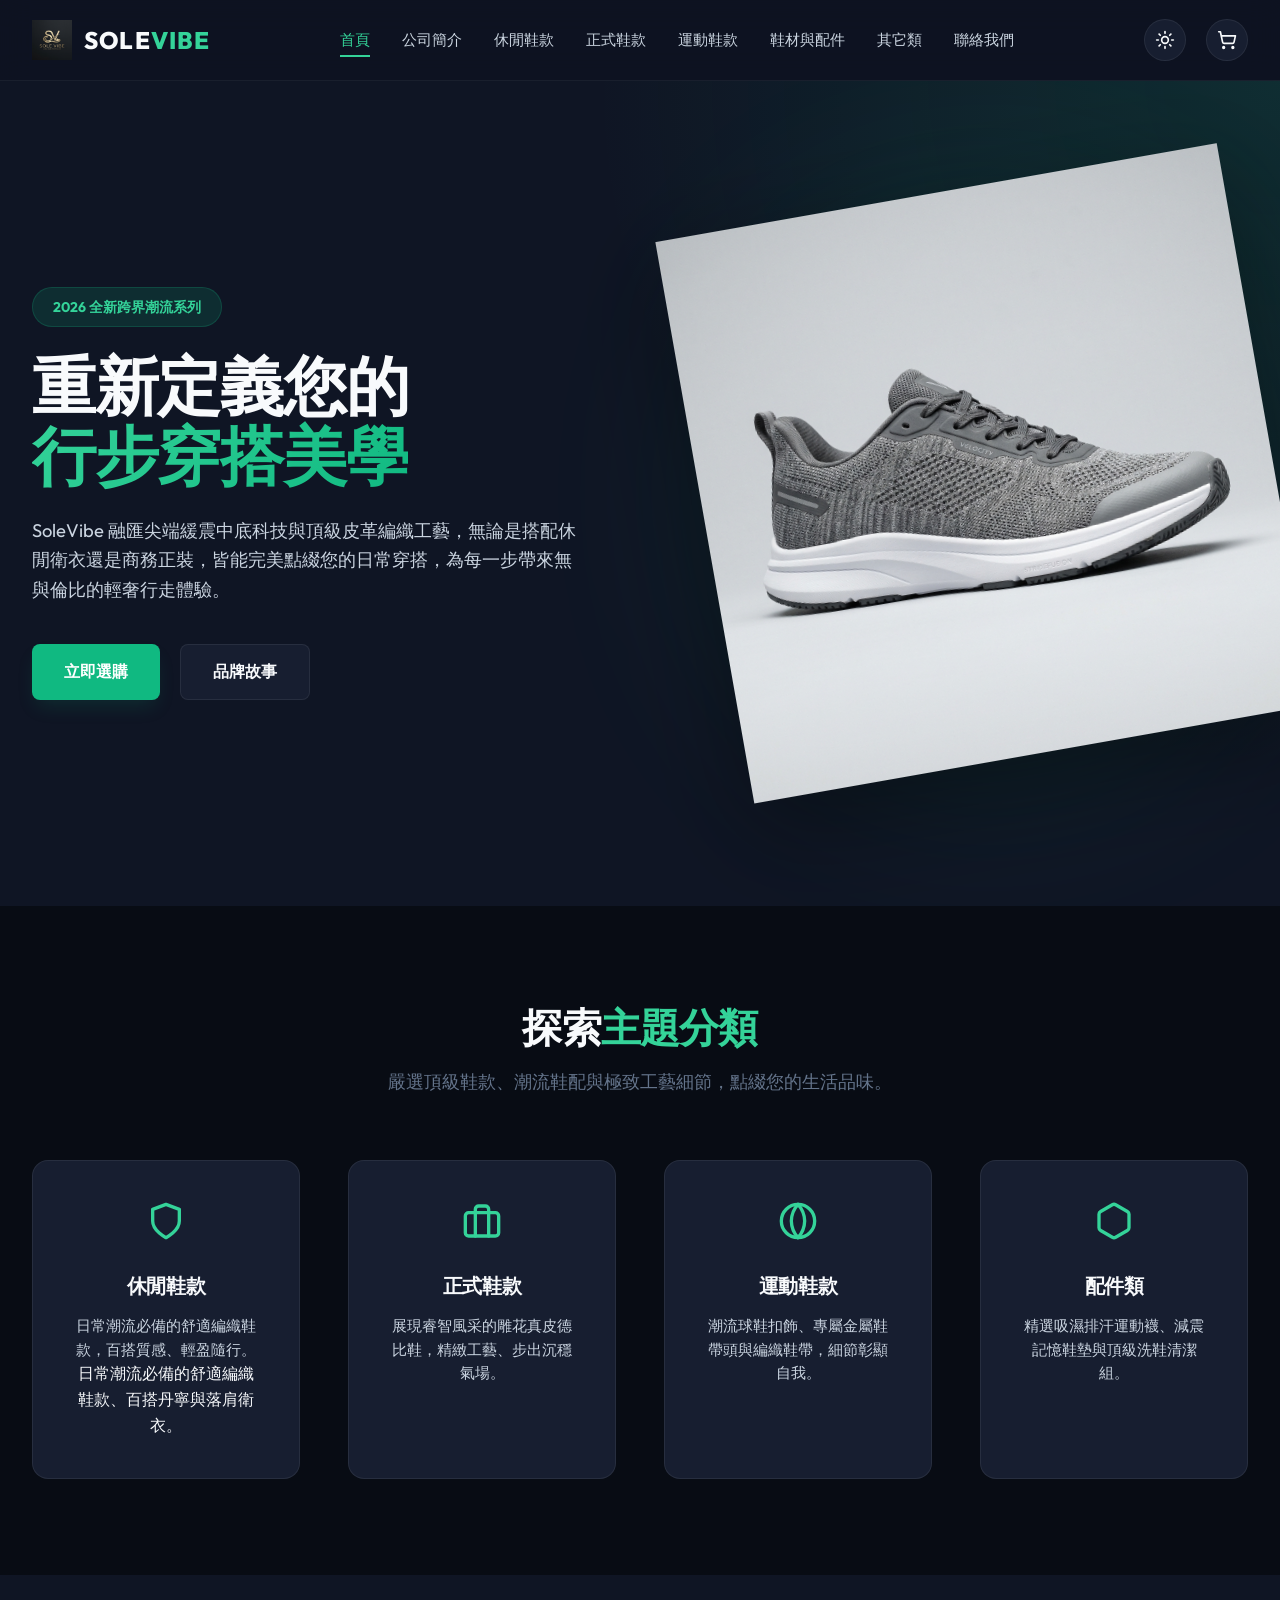
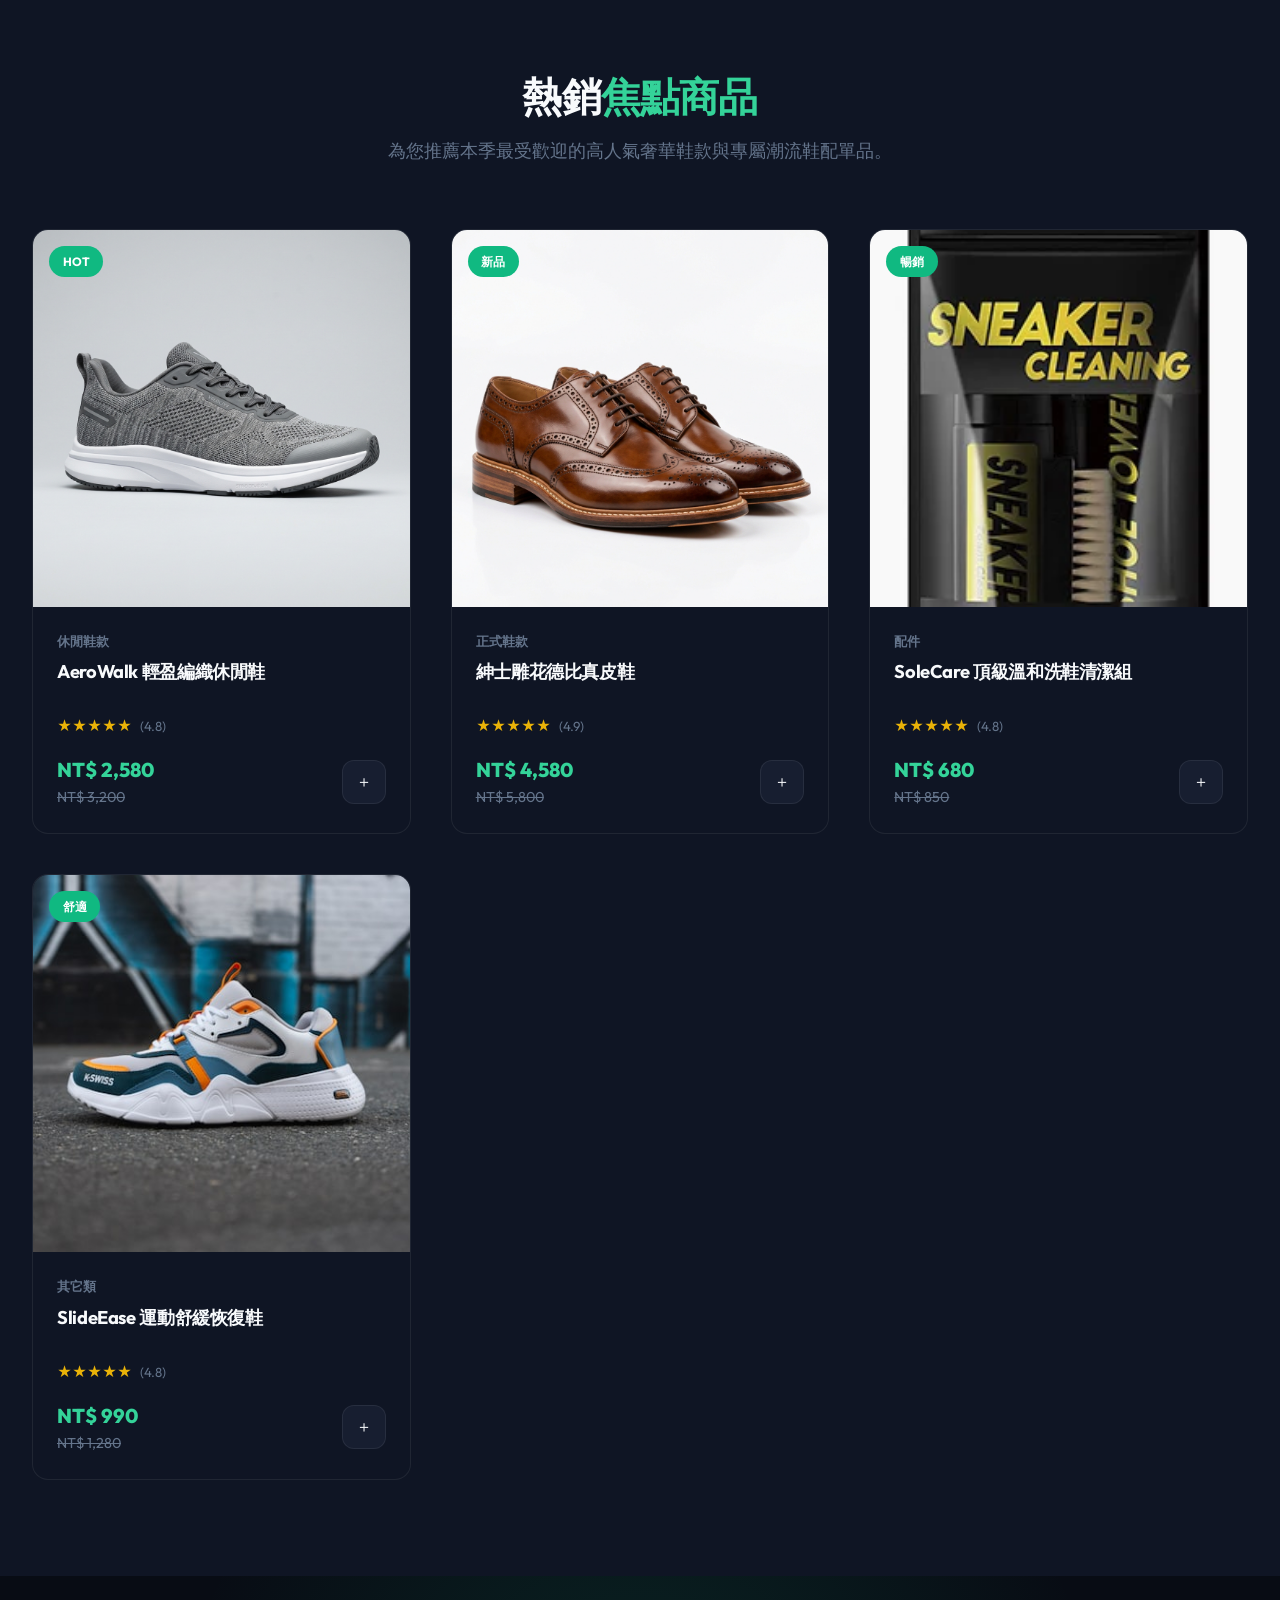
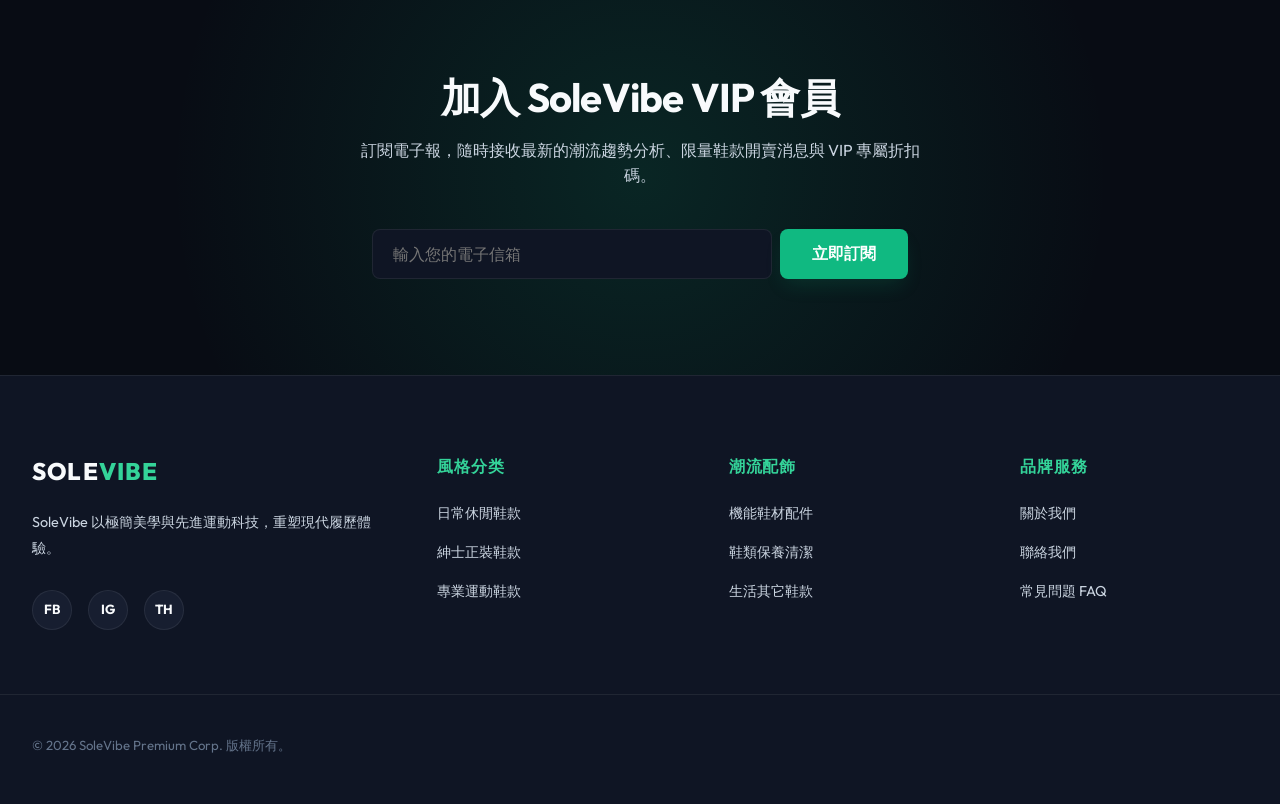
<file: index.html>
<!DOCTYPE html>
<html lang="zh-Hant" data-theme="dark">
<head>
  <meta charset="UTF-8">
  <meta name="viewport" content="width=device-width, initial-scale=1.0">
  <title> 卓芳琪 | SoleVibe 頂級鞋類與潮流服飾生活商城</title>
  <meta name="description" content="SoleVibe 結合極致避震科技與現代潮流美學，為您帶來最頂級的日常休閒鞋、商務正裝皮鞋、設計師飾品與實用鞋類配件。探索全系列商品，享受踩在雲朵般的行走體驗。">
  <meta name="keywords" content="鞋類電商, 休閒鞋, 德比鞋, 牛仔外套, 連帽衛衣, 飾品項鍊, 鞋用配件, 洗鞋套組, 防水鞋套">
  <meta name="author" content="SoleVibe Premium Group">
  <link rel="icon" type="image/png" href="assets/images/logo.png">
  <link rel="stylesheet" href="css/style.css">
  <meta name="google-site-verification" content="7AP7FnFpsnYkBxBJq339c4WZ80vchDh9FNw1apzxRvI" /></head>
<body>

  <!-- HEADER / NAVIGATION -->
  <header>
    <div class="header-container">
      <a href="index.html" class="logo-link">
        <img src="assets/images/logo.png" alt="SoleVibe Logo" class="logo-img">
        <span>SOLE<span style="color: var(--accent-light)">VIBE</span></span>
      </a>

      <nav>
        <ul class="nav-links" id="nav-links">
          <li><a href="index.html" class="active">首頁</a></li>
          <li><a href="about.html">公司簡介</a></li>
          <li><a href="casual.html">休閒鞋款</a></li>
          <li><a href="formal.html">正式鞋款</a></li>
          <li><a href="sports.html">運動鞋款</a></li>
          <li><a href="accessories.html">鞋材與配件</a></li>
          <li><a href="others.html">其它類</a></li>
          <li><a href="contact.html">聯絡我們</a></li>
        </ul>
      </nav>

      <div class="nav-actions">
        <!-- Theme Toggle -->
        <button type="button" class="nav-btn" id="theme-toggle-btn" aria-label="切換主題" title="切換深淺色主題">
          <!-- Dynamically loaded by main.js -->
        </button>

        <!-- Cart Toggle -->
        <button type="button" class="nav-btn" id="cart-btn" aria-label="查看購物袋" title="購物袋">
          <svg xmlns="http://www.w3.org/2000/svg" width="20" height="20" viewBox="0 0 24 24" fill="none" stroke="currentColor" stroke-width="2" stroke-linecap="round" stroke-linejoin="round">
            <circle cx="8" cy="21" r="1"></circle>
            <circle cx="19" cy="21" r="1"></circle>
            <path d="M2.05 2.05h2l2.66 12.42a2 2 0 0 0 2 1.58h9.78a2 2 0 0 0 1.95-1.57l1.65-7.43H5.12"></path>
          </svg>
          <span class="cart-count" style="display: none;">0</span>
        </button>

        <!-- Hamburger Menu (Mobile Only) -->
        <button type="button" class="nav-btn menu-toggle" id="menu-toggle" aria-label="開啟選單" title="導覽選單">
          <svg xmlns="http://www.w3.org/2000/svg" width="22" height="22" viewBox="0 0 24 24" fill="none" stroke="currentColor" stroke-width="2" stroke-linecap="round" stroke-linejoin="round">
            <line x1="4" y1="12" x2="20" y2="12"></line>
            <line x1="4" y1="6" x2="20" y2="6"></line>
            <line x1="4" y1="18" x2="20" y2="18"></line>
          </svg>
        </button>
      </div>
    </div>
  </header>

  <!-- MAIN APP CONTENT -->
  <main>
    <!-- HERO SECTION -->
    <section class="hero-section">
      <div class="container hero-grid">
        <div class="hero-content">
          <span class="hero-tagline">2026 全新跨界潮流系列</span>
          <h1 class="hero-title">重新定義您的<br><span>行步穿搭美學</span></h1>
          <p class="hero-desc">SoleVibe 融匯尖端緩震中底科技與頂級皮革編織工藝，無論是搭配休閒衛衣還是商務正裝，皆能完美點綴您的日常穿搭，為每一步帶來無與倫比的輕奢行走體驗。</p>
          <div class="hero-buttons">
            <a href="casual.html" class="btn btn-primary">立即選購</a>
            <a href="about.html" class="btn btn-secondary">品牌故事</a>
          </div>
        </div>
        <div class="hero-image-wrapper">
          <div class="hero-image-glow"></div>
          <img src="assets/images/AeroWalk 輕盈編織休閒鞋.png" alt="全網熱銷大爆款，走路像踩在雲上" title="全網熱銷大爆款，走路像踩在雲上" class="hero-img">
        </div>
      </div>
    </section>

    <!-- CATEGORY OVERVIEW -->
    <section class="section-padding" style="background: var(--bg-primary);">
      <div class="container">
        <div class="section-header text-center">
          <h2>探索<span>主題分類</span></h2>
          <p>嚴選頂級鞋款、潮流鞋配與極致工藝細節，點綴您的生活品味。</p>
        </div>
        
        <div class="features-grid">
          <div class="feature-card text-center" style="cursor: pointer;" onclick="location.href='casual.html'">
            <div class="feature-icon-wrapper">
              <svg xmlns="http://www.w3.org/2000/svg" width="40" height="40" viewBox="0 0 24 24" fill="none" stroke="currentColor" stroke-width="2" stroke-linecap="round" stroke-linejoin="round"><path d="M12 22s8-4 8-10V5l-8-3-8 3v7c0 6 8 10 8 10z"/></svg>
            </div>
            <h3>休閒鞋款</h3>
            <p>日常潮流必備的舒適編織鞋款，百搭質感、輕盈隨行。</p>日常潮流必備的舒適編織鞋款、百搭丹寧與落肩衛衣。</p>
          </div>
          <div class="feature-card text-center" style="cursor: pointer;" onclick="location.href='formal.html'">
            <div class="feature-icon-wrapper">
              <svg xmlns="http://www.w3.org/2000/svg" width="40" height="40" viewBox="0 0 24 24" fill="none" stroke="currentColor" stroke-width="2" stroke-linecap="round" stroke-linejoin="round"><rect x="2" y="7" width="20" height="14" rx="2" ry="2"/><path d="M16 21V5a2 2 0 0 0-2-2h-4a2 2 0 0 0-2 2v16"/></svg>
            </div>
            <h3>正式鞋款</h3>
            <p>展現睿智風采的雕花真皮德比鞋，精緻工藝、步出沉穩氣場。</p>
          </div>
          <div class="feature-card text-center" style="cursor: pointer;" onclick="location.href='sports.html'">
            <div class="feature-icon-wrapper">
              <svg xmlns="http://www.w3.org/2000/svg" width="40" height="40" viewBox="0 0 24 24" fill="none" stroke="currentColor" stroke-width="2" stroke-linecap="round" stroke-linejoin="round"><circle cx="12" cy="12" r="10"/><path d="M12 2a15.3 15.3 0 0 1 4 10 15.3 15.3 0 0 1-4 10 15.3 15.3 0 0 1-4-10 15.3 15.3 0 0 1 4-10z"/></svg>
            </div>
            <h3>運動鞋款</h3>
            <p>潮流球鞋扣飾、專屬金屬鞋帶頭與編織鞋帶，細節彰顯自我。</p>
          </div>
          <div class="feature-card text-center" style="cursor: pointer;" onclick="location.href='accessories.html'">
            <div class="feature-icon-wrapper">
              <svg xmlns="http://www.w3.org/2000/svg" width="40" height="40" viewBox="0 0 24 24" fill="none" stroke="currentColor" stroke-width="2" stroke-linecap="round" stroke-linejoin="round"><path d="M21 16V8a2 2 0 0 0-1-1.73l-7-4a2 2 0 0 0-2 0l-7 4A2 2 0 0 0 3 8v8a2 2 0 0 0 1 1.73l7 4a2 2 0 0 0 2 0l7-4A2 2 0 0 0 21 16z"/></svg>
            </div>
            <h3>配件類</h3>
            <p>精選吸濕排汗運動襪、減震記憶鞋墊與頂級洗鞋清潔組。</p>
          </div>
        </div>
      </div>
    </section>

    <!-- FEATURED PRODUCTS -->
    <section class="section-padding" style="background: var(--bg-secondary);">
      <div class="container">
        <div class="section-header text-center">
          <h2>熱銷<span>焦點商品</span></h2>
          <p>為您推薦本季最受歡迎的高人氣奢華鞋款與專屬潮流鞋配單品。</p>
        </div>

        <div class="product-grid">
          <!-- Product 1 -->
          <div class="product-card">
            <span class="product-card-badge">HOT</span>
            <a href="product.html?id=casual_1" class="product-card-img-link">
              <img src="assets/images/AeroWalk 輕盈編織休閒鞋.png" alt="全網熱銷大爆款，走路像踩在雲上" title="全網熱銷大爆款，走路像踩在雲上" class="product-card-img">
            </a>
            <div class="product-card-content">
              <span class="product-card-cat">休閒鞋款</span>
              <h3 class="product-card-title"><a href="product.html?id=casual_1">AeroWalk 輕盈編織休閒鞋</a></h3>
              <div class="product-card-rating">
                <span class="stars">★★★★★</span>
                <span class="rating-value">(4.8)</span>
              </div>
              <div class="product-card-price-row">
                <div class="price-box">
                  <span class="price-curr">NT$ 2,580</span>
                  <span class="price-orig">NT$ 3,200</span>
                </div>
                <button type="button" class="quick-add-cart-btn" data-id="casual_1" aria-label="加入購物車" title="加入購物車">
                  ＋
                </button>
              </div>
            </div>
          </div>

          <!-- Product 2 -->
          <div class="product-card">
            <span class="product-card-badge">新品</span>
            <a href="product.html?id=formal_1" class="product-card-img-link">
              <img src="assets/images/紳士雕花德比真皮鞋.png" alt="紳士也可以很可愛，小花花愉悅你每一天" title="紳士也可以很可愛，小花花愉悅你每一天"  class="product-card-img">
            </a>
            <div class="product-card-content">
              <span class="product-card-cat">正式鞋款</span>
              <h3 class="product-card-title"><a href="product.html?id=formal_1">紳士雕花德比真皮鞋</a></h3>
              <div class="product-card-rating">
                <span class="stars">★★★★★</span>
                <span class="rating-value">(4.9)</span>
              </div>
              <div class="product-card-price-row">
                <div class="price-box">
                  <span class="price-curr">NT$ 4,580</span>
                  <span class="price-orig">NT$ 5,800</span>
                </div>
                <button type="button" class="quick-add-cart-btn" data-id="formal_1" aria-label="加入購物車" title="加入購物車">
                  ＋
                </button>
              </div>
            </div>
          </div>

          <!-- Product 3 -->
          <div class="product-card">
            <span class="product-card-badge">暢銷</span>
            <a href="product.html?id=accessories_2" class="product-card-img-link">
              <img src="assets/images/洗鞋組.webp" alt="超強洗鞋組，讓你的鞋子比沒穿時還乾淨" title="超強洗鞋組，讓你的鞋子比沒穿時還乾淨" class="product-card-img">
            </a>
            <div class="product-card-content">
              <span class="product-card-cat">配件</span>
              <h3 class="product-card-title"><a href="product.html?id=accessories_2">SoleCare 頂級溫和洗鞋清潔組</a></h3>
              <div class="product-card-rating">
                <span class="stars">★★★★★</span>
                <span class="rating-value">(4.8)</span>
              </div>
              <div class="product-card-price-row">
                <div class="price-box">
                  <span class="price-curr">NT$ 680</span>
                  <span class="price-orig">NT$ 850</span>
                </div>
                <button type="button" class="quick-add-cart-btn" data-id="accessories_2" aria-label="加入購物車" title="加入購物車">
                  ＋
                </button>
              </div>
            </div>
          </div>

          <!-- Product 4 -->
          <div class="product-card">
            <span class="product-card-badge">舒適</span>
            <a href="product.html?id=others_1" class="product-card-img-link">
              <img src="assets/images/同鞋你好.jpg"alt="大人小孩都能穿，全家開心出遊去" title="大人小孩都能穿，全家開心出遊去" class="product-card-img">
            </a>
            <div class="product-card-content">
              <span class="product-card-cat">其它類</span>
              <h3 class="product-card-title"><a href="product.html?id=others_1">SlideEase 運動舒緩恢復鞋</a></h3>
              <div class="product-card-rating">
                <span class="stars">★★★★★</span>
                <span class="rating-value">(4.8)</span>
              </div>
              <div class="product-card-price-row">
                <div class="price-box">
                  <span class="price-curr">NT$ 990</span>
                  <span class="price-orig">NT$ 1,280</span>
                </div>
                <button type="button" class="quick-add-cart-btn" data-id="others_1" aria-label="加入購物車" title="加入購物車">
                  ＋
                </button>
              </div>
            </div>
          </div>
        </div>

      </div>
    </section>

    <!-- NEWSLETTER / BRAND VALUE -->
    <section class="section-padding" style="background: radial-gradient(circle at center, var(--accent-glow) 0%, transparent 70%);">
      <div class="container text-center" style="max-width: 650px;">
        <h2 style="font-size: 2.5rem; margin-bottom: 1rem;">加入 SoleVibe VIP 會員</h2>
        <p style="color: var(--text-secondary); margin-bottom: 2.5rem;">訂閱電子報，隨時接收最新的潮流趨勢分析、限量鞋款開賣消息與 VIP 專屬折扣碼。</p>
        <form class="newsletter-form" onsubmit="event.preventDefault(); alert('感謝您的訂閱！我們已將 VIP 折扣碼寄送至您的信箱。');" style="display: flex; gap: 0.5rem; justify-content: center;">
          <input type="email" placeholder="輸入您的電子信箱" required class="form-control" style="max-width: 400px; background: var(--bg-secondary);">
          <button type="submit" class="btn btn-primary" style="white-space: nowrap;">立即訂閱</button>
        </form>
      </div>
    </section>
  </main>

  <!-- CART SIDE DRAWER -->
  <div class="cart-drawer-overlay" id="cart-drawer-overlay">
    <div class="cart-drawer" id="cart-drawer">
      <div class="cart-header">
        <h3>您的購物袋</h3>
        <button type="button" class="cart-close-btn" id="cart-close-btn" aria-label="關閉購物袋">✕</button>
      </div>
      
      <div class="cart-items-container" id="cart-items">
        <!-- Main.js handles rendering -->
      </div>
      
      <div class="cart-footer">
        <div class="cart-total-row">
          <span>小計金額</span>
          <span class="cart-total-price" id="cart-total-price">NT$ 0</span>
        </div>
        <button type="button" class="btn btn-primary checkout-btn" onclick="alert('感謝您的測試購買！我們將在正式金流串接完成後上線此功能。')">
          前往結帳流程
        </button>
      </div>
    </div>
  </div>

  <!-- GLOBAL NOTIFICATION MODAL -->
  <div class="modal-overlay" id="global-modal-overlay">
    <div class="modal-content-card">
      <span class="modal-success-icon">✓</span>
      <h3>提示訊息</h3>
      <p id="modal-text">商品已成功加入您的購物車！</p>
      <button type="button" class="btn btn-primary" onclick="closeGlobalModal()" style="min-width: 120px;">確定</button>
    </div>
  </div>

  <!-- FOOTER -->
  <footer>
    <div class="footer-container container">
      <div class="footer-brand">
        <h3>SOLE<span style="color: var(--accent-light)">VIBE</span></h3>
        <p>SoleVibe 以極簡美學與先進運動科技，重塑現代履歷體驗。</p>
        <div class="footer-socials">
          <a href="#" class="social-icon">FB</a>
          <a href="#" class="social-icon">IG</a>
          <a href="#" class="social-icon">TH</a>
        </div>
      </div>
      <div class="footer-col">
        <h4>風格分类</h4>
        <ul>
          <li><a href="casual.html">日常休閒鞋款</a></li>
          <li><a href="formal.html">紳士正裝鞋款</a></li>
          <li><a href="sports.html">專業運動鞋款</a></li>
        </ul>
      </div>
      <div class="footer-col">
        <h4>潮流配飾</h4>
        <ul>
          <li><a href="accessories.html">機能鞋材配件</a></li>
          <li><a href="accessories.html">鞋類保養清潔</a></li>
          <li><a href="others.html">生活其它鞋款</a></li>
        </ul>
      </div>
      <div class="footer-col">
        <h4>品牌服務</h4>
        <ul>
          <li><a href="about.html">關於我們</a></li>
          <li><a href="contact.html">聯絡我們</a></li>
          <li><a href="contact.html#faq">常見問題 FAQ</a></li>
        </ul>
      </div>
    </div>
    <div class="footer-bottom container">
      <p>&copy; 2026 SoleVibe Premium Corp. 版權所有。</p>
    </div>
  </footer>


  <!-- JAVASCRIPT CONTROLLERS -->
  <script src="js/data.js"></script>
  <script src="js/main.js"></script>
</body>
</html>
</file>
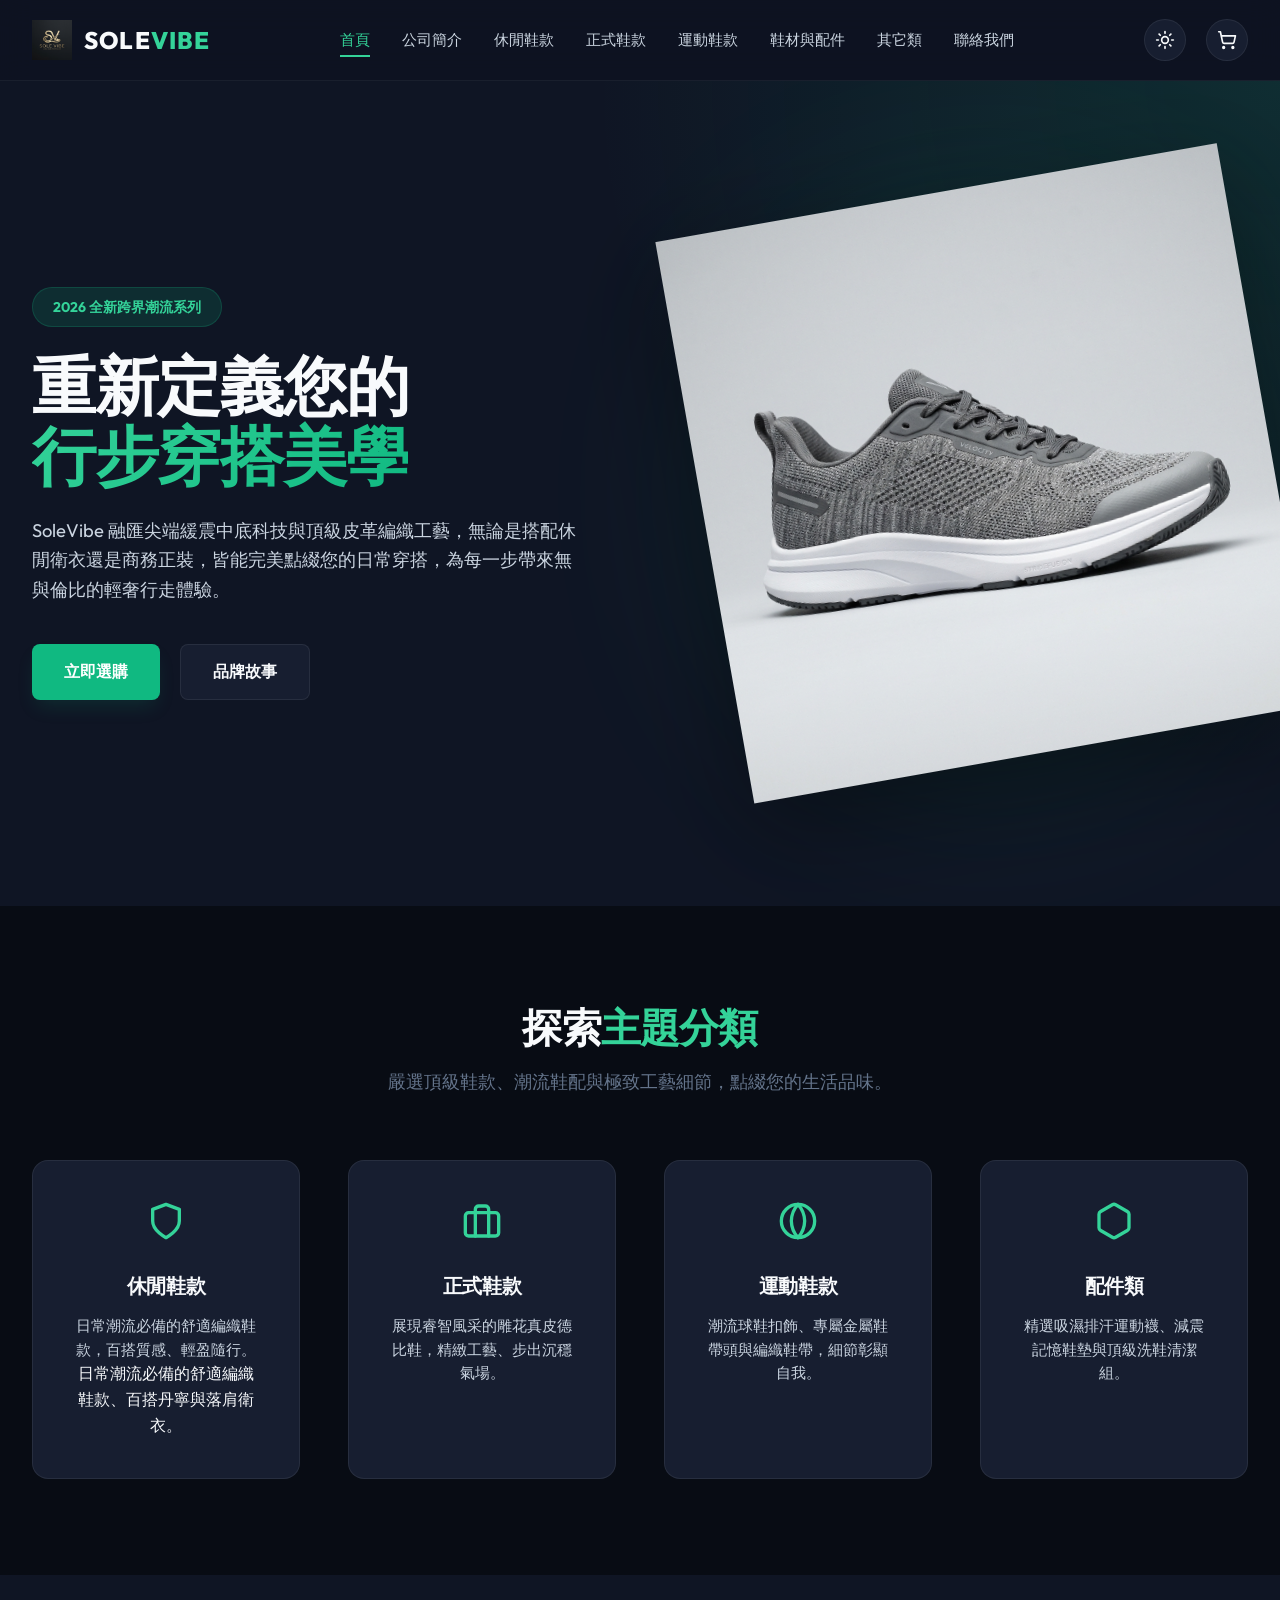
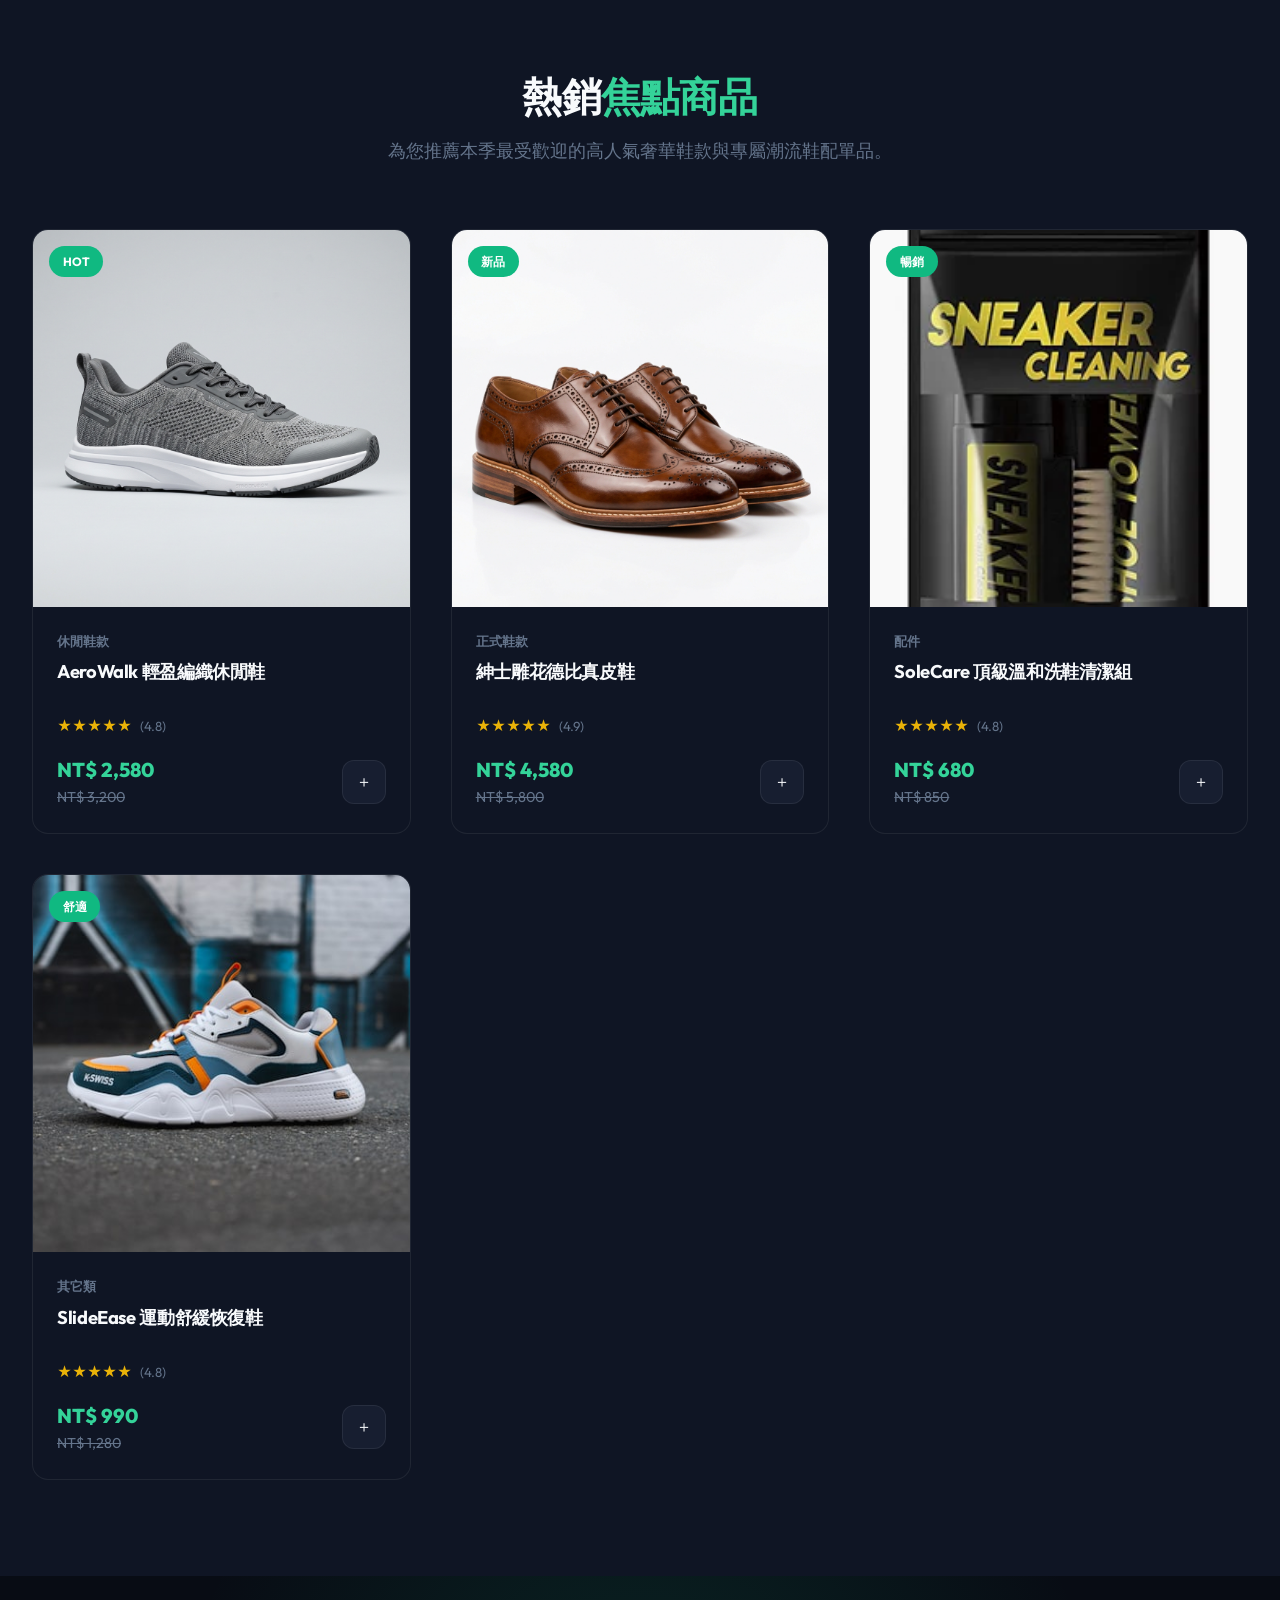
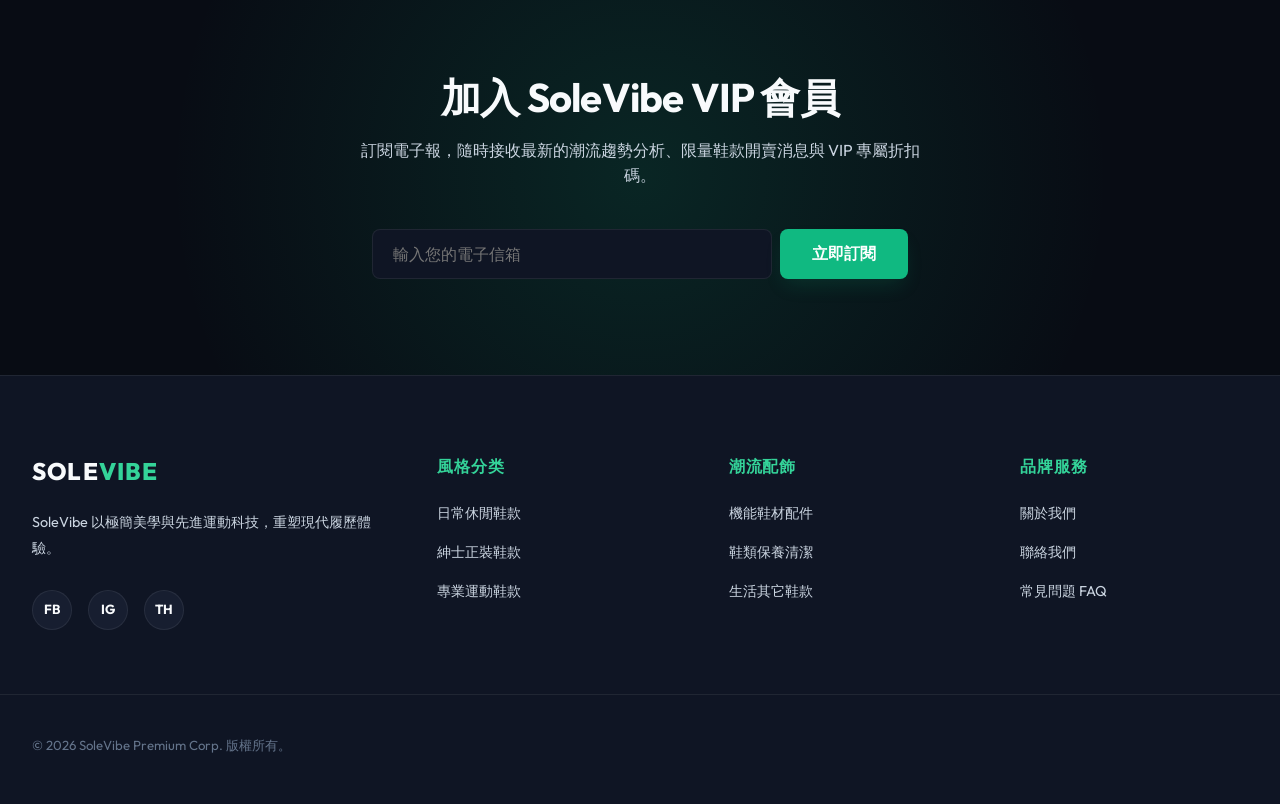
<file: final_exam-main/index.html>
<!DOCTYPE html>
<html lang="zh-Hant" data-theme="dark">
<head>
  <meta charset="UTF-8">
  <meta name="viewport" content="width=device-width, initial-scale=1.0">
  <title> 卓芳琪 | SoleVibe 頂級鞋類與潮流服飾生活商城</title>
  <meta name="description" content="SoleVibe 結合極致避震科技與現代潮流美學，為您帶來最頂級的日常休閒鞋、商務正裝皮鞋、設計師飾品與實用鞋類配件。探索全系列商品，享受踩在雲朵般的行走體驗。">
  <meta name="keywords" content="鞋類電商, 休閒鞋, 德比鞋, 牛仔外套, 連帽衛衣, 飾品項鍊, 鞋用配件, 洗鞋套組, 防水鞋套">
  <meta name="author" content="SoleVibe Premium Group">
  <link rel="icon" type="image/png" href="assets/images/logo.png">
  <link rel="stylesheet" href="css/style.css">
  <meta name="google-site-verification" content="Q_j0Cu2_fexkwIGSU9K5MwIkBCHZgbLyWRfqwI3F6Mg" />
</head>
<body>

  <!-- HEADER / NAVIGATION -->
  <header>
    <div class="header-container">
      <a href="index.html" class="logo-link">
        <img src="assets/images/logo.png" alt="SoleVibe Logo" class="logo-img">
        <span>SOLE<span style="color: var(--accent-light)">VIBE</span></span>
      </a>

      <nav>
        <ul class="nav-links" id="nav-links">
          <li><a href="index.html" class="active">首頁</a></li>
          <li><a href="about.html">公司簡介</a></li>
          <li><a href="casual.html">休閒鞋款</a></li>
          <li><a href="formal.html">正式鞋款</a></li>
          <li><a href="sports.html">運動鞋款</a></li>
          <li><a href="accessories.html">鞋材與配件</a></li>
          <li><a href="others.html">其它類</a></li>
          <li><a href="contact.html">聯絡我們</a></li>
        </ul>
      </nav>

      <div class="nav-actions">
        <!-- Theme Toggle -->
        <button type="button" class="nav-btn" id="theme-toggle-btn" aria-label="切換主題" title="切換深淺色主題">
          <!-- Dynamically loaded by main.js -->
        </button>

        <!-- Cart Toggle -->
        <button type="button" class="nav-btn" id="cart-btn" aria-label="查看購物袋" title="購物袋">
          <svg xmlns="http://www.w3.org/2000/svg" width="20" height="20" viewBox="0 0 24 24" fill="none" stroke="currentColor" stroke-width="2" stroke-linecap="round" stroke-linejoin="round">
            <circle cx="8" cy="21" r="1"></circle>
            <circle cx="19" cy="21" r="1"></circle>
            <path d="M2.05 2.05h2l2.66 12.42a2 2 0 0 0 2 1.58h9.78a2 2 0 0 0 1.95-1.57l1.65-7.43H5.12"></path>
          </svg>
          <span class="cart-count" style="display: none;">0</span>
        </button>

        <!-- Hamburger Menu (Mobile Only) -->
        <button type="button" class="nav-btn menu-toggle" id="menu-toggle" aria-label="開啟選單" title="導覽選單">
          <svg xmlns="http://www.w3.org/2000/svg" width="22" height="22" viewBox="0 0 24 24" fill="none" stroke="currentColor" stroke-width="2" stroke-linecap="round" stroke-linejoin="round">
            <line x1="4" y1="12" x2="20" y2="12"></line>
            <line x1="4" y1="6" x2="20" y2="6"></line>
            <line x1="4" y1="18" x2="20" y2="18"></line>
          </svg>
        </button>
      </div>
    </div>
  </header>

  <!-- MAIN APP CONTENT -->
  <main>
    <!-- HERO SECTION -->
    <section class="hero-section">
      <div class="container hero-grid">
        <div class="hero-content">
          <span class="hero-tagline">2026 全新跨界潮流系列</span>
          <h1 class="hero-title">重新定義您的<br><span>行步穿搭美學</span></h1>
          <p class="hero-desc">SoleVibe 融匯尖端緩震中底科技與頂級皮革編織工藝，無論是搭配休閒衛衣還是商務正裝，皆能完美點綴您的日常穿搭，為每一步帶來無與倫比的輕奢行走體驗。</p>
          <div class="hero-buttons">
            <a href="casual.html" class="btn btn-primary">立即選購</a>
            <a href="about.html" class="btn btn-secondary">品牌故事</a>
          </div>
        </div>
        <div class="hero-image-wrapper">
          <div class="hero-image-glow"></div>
          <img src="assets/images/AeroWalk 輕盈編織休閒鞋.png" alt="全網熱銷大爆款，走路像踩在雲上" title="全網熱銷大爆款，走路像踩在雲上" class="hero-img">
        </div>
      </div>
    </section>

    <!-- CATEGORY OVERVIEW -->
    <section class="section-padding" style="background: var(--bg-primary);">
      <div class="container">
        <div class="section-header text-center">
          <h2>探索<span>主題分類</span></h2>
          <p>嚴選頂級鞋款、潮流鞋配與極致工藝細節，點綴您的生活品味。</p>
        </div>
        
        <div class="features-grid">
          <div class="feature-card text-center" style="cursor: pointer;" onclick="location.href='casual.html'">
            <div class="feature-icon-wrapper">
              <svg xmlns="http://www.w3.org/2000/svg" width="40" height="40" viewBox="0 0 24 24" fill="none" stroke="currentColor" stroke-width="2" stroke-linecap="round" stroke-linejoin="round"><path d="M12 22s8-4 8-10V5l-8-3-8 3v7c0 6 8 10 8 10z"/></svg>
            </div>
            <h3>休閒鞋款</h3>
            <p>日常潮流必備的舒適編織鞋款，百搭質感、輕盈隨行。</p>日常潮流必備的舒適編織鞋款、百搭丹寧與落肩衛衣。</p>
          </div>
          <div class="feature-card text-center" style="cursor: pointer;" onclick="location.href='formal.html'">
            <div class="feature-icon-wrapper">
              <svg xmlns="http://www.w3.org/2000/svg" width="40" height="40" viewBox="0 0 24 24" fill="none" stroke="currentColor" stroke-width="2" stroke-linecap="round" stroke-linejoin="round"><rect x="2" y="7" width="20" height="14" rx="2" ry="2"/><path d="M16 21V5a2 2 0 0 0-2-2h-4a2 2 0 0 0-2 2v16"/></svg>
            </div>
            <h3>正式鞋款</h3>
            <p>展現睿智風采的雕花真皮德比鞋，精緻工藝、步出沉穩氣場。</p>
          </div>
          <div class="feature-card text-center" style="cursor: pointer;" onclick="location.href='sports.html'">
            <div class="feature-icon-wrapper">
              <svg xmlns="http://www.w3.org/2000/svg" width="40" height="40" viewBox="0 0 24 24" fill="none" stroke="currentColor" stroke-width="2" stroke-linecap="round" stroke-linejoin="round"><circle cx="12" cy="12" r="10"/><path d="M12 2a15.3 15.3 0 0 1 4 10 15.3 15.3 0 0 1-4 10 15.3 15.3 0 0 1-4-10 15.3 15.3 0 0 1 4-10z"/></svg>
            </div>
            <h3>運動鞋款</h3>
            <p>潮流球鞋扣飾、專屬金屬鞋帶頭與編織鞋帶，細節彰顯自我。</p>
          </div>
          <div class="feature-card text-center" style="cursor: pointer;" onclick="location.href='accessories.html'">
            <div class="feature-icon-wrapper">
              <svg xmlns="http://www.w3.org/2000/svg" width="40" height="40" viewBox="0 0 24 24" fill="none" stroke="currentColor" stroke-width="2" stroke-linecap="round" stroke-linejoin="round"><path d="M21 16V8a2 2 0 0 0-1-1.73l-7-4a2 2 0 0 0-2 0l-7 4A2 2 0 0 0 3 8v8a2 2 0 0 0 1 1.73l7 4a2 2 0 0 0 2 0l7-4A2 2 0 0 0 21 16z"/></svg>
            </div>
            <h3>配件類</h3>
            <p>精選吸濕排汗運動襪、減震記憶鞋墊與頂級洗鞋清潔組。</p>
          </div>
        </div>
      </div>
    </section>

    <!-- FEATURED PRODUCTS -->
    <section class="section-padding" style="background: var(--bg-secondary);">
      <div class="container">
        <div class="section-header text-center">
          <h2>熱銷<span>焦點商品</span></h2>
          <p>為您推薦本季最受歡迎的高人氣奢華鞋款與專屬潮流鞋配單品。</p>
        </div>

        <div class="product-grid">
          <!-- Product 1 -->
          <div class="product-card">
            <span class="product-card-badge">HOT</span>
            <a href="product.html?id=casual_1" class="product-card-img-link">
              <img src="assets/images/AeroWalk 輕盈編織休閒鞋.png" alt="全網熱銷大爆款，走路像踩在雲上" title="全網熱銷大爆款，走路像踩在雲上" class="product-card-img">
            </a>
            <div class="product-card-content">
              <span class="product-card-cat">休閒鞋款</span>
              <h3 class="product-card-title"><a href="product.html?id=casual_1">AeroWalk 輕盈編織休閒鞋</a></h3>
              <div class="product-card-rating">
                <span class="stars">★★★★★</span>
                <span class="rating-value">(4.8)</span>
              </div>
              <div class="product-card-price-row">
                <div class="price-box">
                  <span class="price-curr">NT$ 2,580</span>
                  <span class="price-orig">NT$ 3,200</span>
                </div>
                <button type="button" class="quick-add-cart-btn" data-id="casual_1" aria-label="加入購物車" title="加入購物車">
                  ＋
                </button>
              </div>
            </div>
          </div>

          <!-- Product 2 -->
          <div class="product-card">
            <span class="product-card-badge">新品</span>
            <a href="product.html?id=formal_1" class="product-card-img-link">
              <img src="assets/images/紳士雕花德比真皮鞋.png" alt="紳士也可以很可愛，小花花愉悅你每一天" title="紳士也可以很可愛，小花花愉悅你每一天"  class="product-card-img">
            </a>
            <div class="product-card-content">
              <span class="product-card-cat">正式鞋款</span>
              <h3 class="product-card-title"><a href="product.html?id=formal_1">紳士雕花德比真皮鞋</a></h3>
              <div class="product-card-rating">
                <span class="stars">★★★★★</span>
                <span class="rating-value">(4.9)</span>
              </div>
              <div class="product-card-price-row">
                <div class="price-box">
                  <span class="price-curr">NT$ 4,580</span>
                  <span class="price-orig">NT$ 5,800</span>
                </div>
                <button type="button" class="quick-add-cart-btn" data-id="formal_1" aria-label="加入購物車" title="加入購物車">
                  ＋
                </button>
              </div>
            </div>
          </div>

          <!-- Product 3 -->
          <div class="product-card">
            <span class="product-card-badge">暢銷</span>
            <a href="product.html?id=accessories_2" class="product-card-img-link">
              <img src="assets/images/洗鞋組.webp" alt="超強洗鞋組，讓你的鞋子比沒穿時還乾淨" title="超強洗鞋組，讓你的鞋子比沒穿時還乾淨" class="product-card-img">
            </a>
            <div class="product-card-content">
              <span class="product-card-cat">配件</span>
              <h3 class="product-card-title"><a href="product.html?id=accessories_2">SoleCare 頂級溫和洗鞋清潔組</a></h3>
              <div class="product-card-rating">
                <span class="stars">★★★★★</span>
                <span class="rating-value">(4.8)</span>
              </div>
              <div class="product-card-price-row">
                <div class="price-box">
                  <span class="price-curr">NT$ 680</span>
                  <span class="price-orig">NT$ 850</span>
                </div>
                <button type="button" class="quick-add-cart-btn" data-id="accessories_2" aria-label="加入購物車" title="加入購物車">
                  ＋
                </button>
              </div>
            </div>
          </div>

          <!-- Product 4 -->
          <div class="product-card">
            <span class="product-card-badge">舒適</span>
            <a href="product.html?id=others_1" class="product-card-img-link">
              <img src="assets/images/同鞋你好.jpg"alt="大人小孩都能穿，全家開心出遊去" title="大人小孩都能穿，全家開心出遊去" class="product-card-img">
            </a>
            <div class="product-card-content">
              <span class="product-card-cat">其它類</span>
              <h3 class="product-card-title"><a href="product.html?id=others_1">SlideEase 運動舒緩恢復鞋</a></h3>
              <div class="product-card-rating">
                <span class="stars">★★★★★</span>
                <span class="rating-value">(4.8)</span>
              </div>
              <div class="product-card-price-row">
                <div class="price-box">
                  <span class="price-curr">NT$ 990</span>
                  <span class="price-orig">NT$ 1,280</span>
                </div>
                <button type="button" class="quick-add-cart-btn" data-id="others_1" aria-label="加入購物車" title="加入購物車">
                  ＋
                </button>
              </div>
            </div>
          </div>
        </div>

      </div>
    </section>

    <!-- NEWSLETTER / BRAND VALUE -->
    <section class="section-padding" style="background: radial-gradient(circle at center, var(--accent-glow) 0%, transparent 70%);">
      <div class="container text-center" style="max-width: 650px;">
        <h2 style="font-size: 2.5rem; margin-bottom: 1rem;">加入 SoleVibe VIP 會員</h2>
        <p style="color: var(--text-secondary); margin-bottom: 2.5rem;">訂閱電子報，隨時接收最新的潮流趨勢分析、限量鞋款開賣消息與 VIP 專屬折扣碼。</p>
        <form class="newsletter-form" onsubmit="event.preventDefault(); alert('感謝您的訂閱！我們已將 VIP 折扣碼寄送至您的信箱。');" style="display: flex; gap: 0.5rem; justify-content: center;">
          <input type="email" placeholder="輸入您的電子信箱" required class="form-control" style="max-width: 400px; background: var(--bg-secondary);">
          <button type="submit" class="btn btn-primary" style="white-space: nowrap;">立即訂閱</button>
        </form>
      </div>
    </section>
  </main>

  <!-- CART SIDE DRAWER -->
  <div class="cart-drawer-overlay" id="cart-drawer-overlay">
    <div class="cart-drawer" id="cart-drawer">
      <div class="cart-header">
        <h3>您的購物袋</h3>
        <button type="button" class="cart-close-btn" id="cart-close-btn" aria-label="關閉購物袋">✕</button>
      </div>
      
      <div class="cart-items-container" id="cart-items">
        <!-- Main.js handles rendering -->
      </div>
      
      <div class="cart-footer">
        <div class="cart-total-row">
          <span>小計金額</span>
          <span class="cart-total-price" id="cart-total-price">NT$ 0</span>
        </div>
        <button type="button" class="btn btn-primary checkout-btn" onclick="alert('感謝您的測試購買！我們將在正式金流串接完成後上線此功能。')">
          前往結帳流程
        </button>
      </div>
    </div>
  </div>

  <!-- GLOBAL NOTIFICATION MODAL -->
  <div class="modal-overlay" id="global-modal-overlay">
    <div class="modal-content-card">
      <span class="modal-success-icon">✓</span>
      <h3>提示訊息</h3>
      <p id="modal-text">商品已成功加入您的購物車！</p>
      <button type="button" class="btn btn-primary" onclick="closeGlobalModal()" style="min-width: 120px;">確定</button>
    </div>
  </div>

  <!-- FOOTER -->
  <footer>
    <div class="footer-container container">
      <div class="footer-brand">
        <h3>SOLE<span style="color: var(--accent-light)">VIBE</span></h3>
        <p>SoleVibe 以極簡美學與先進運動科技，重塑現代履歷體驗。</p>
        <div class="footer-socials">
          <a href="#" class="social-icon">FB</a>
          <a href="#" class="social-icon">IG</a>
          <a href="#" class="social-icon">TH</a>
        </div>
      </div>
      <div class="footer-col">
        <h4>風格分类</h4>
        <ul>
          <li><a href="casual.html">日常休閒鞋款</a></li>
          <li><a href="formal.html">紳士正裝鞋款</a></li>
          <li><a href="sports.html">專業運動鞋款</a></li>
        </ul>
      </div>
      <div class="footer-col">
        <h4>潮流配飾</h4>
        <ul>
          <li><a href="accessories.html">機能鞋材配件</a></li>
          <li><a href="accessories.html">鞋類保養清潔</a></li>
          <li><a href="others.html">生活其它鞋款</a></li>
        </ul>
      </div>
      <div class="footer-col">
        <h4>品牌服務</h4>
        <ul>
          <li><a href="about.html">關於我們</a></li>
          <li><a href="contact.html">聯絡我們</a></li>
          <li><a href="contact.html#faq">常見問題 FAQ</a></li>
        </ul>
      </div>
    </div>
    <div class="footer-bottom container">
      <p>&copy; 2026 SoleVibe Premium Corp. 版權所有。</p>
    </div>
  </footer>


  <!-- JAVASCRIPT CONTROLLERS -->
  <script src="js/data.js"></script>
  <script src="js/main.js"></script>
</body>
</html>
</file>
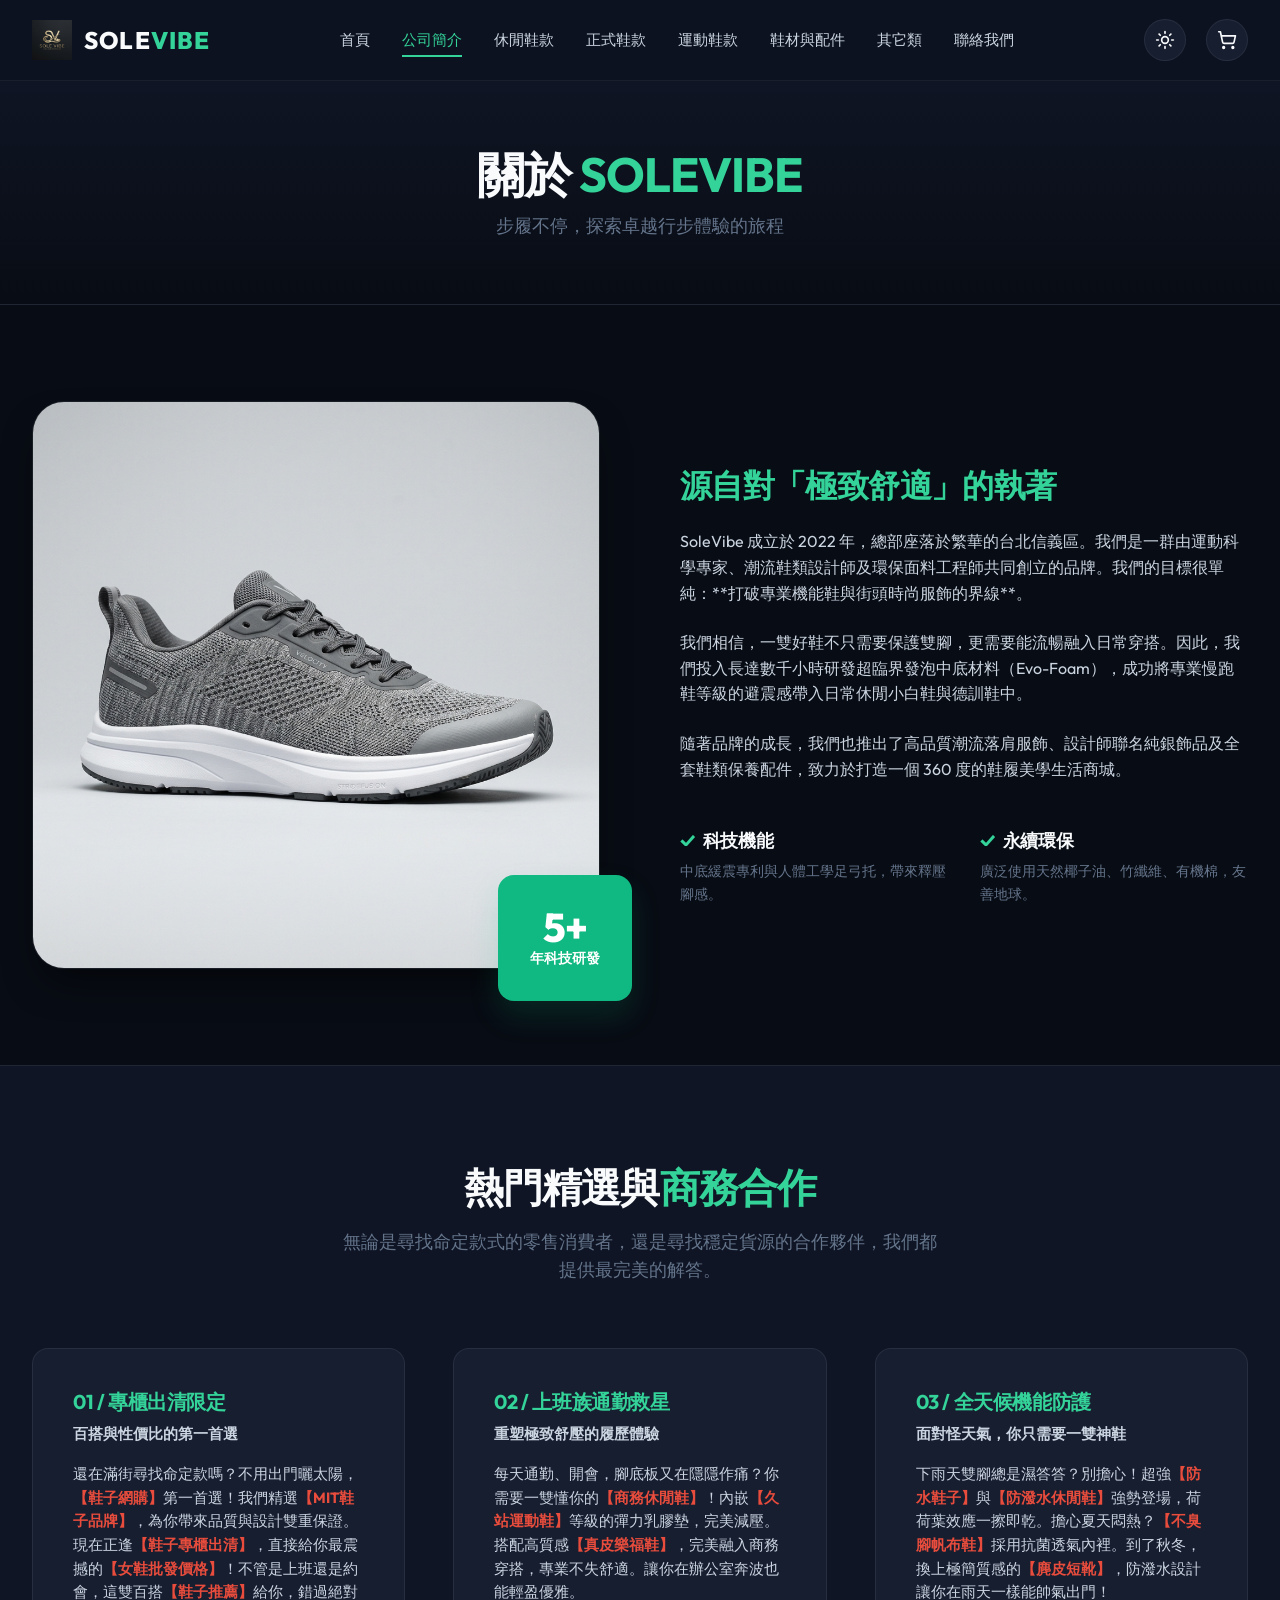
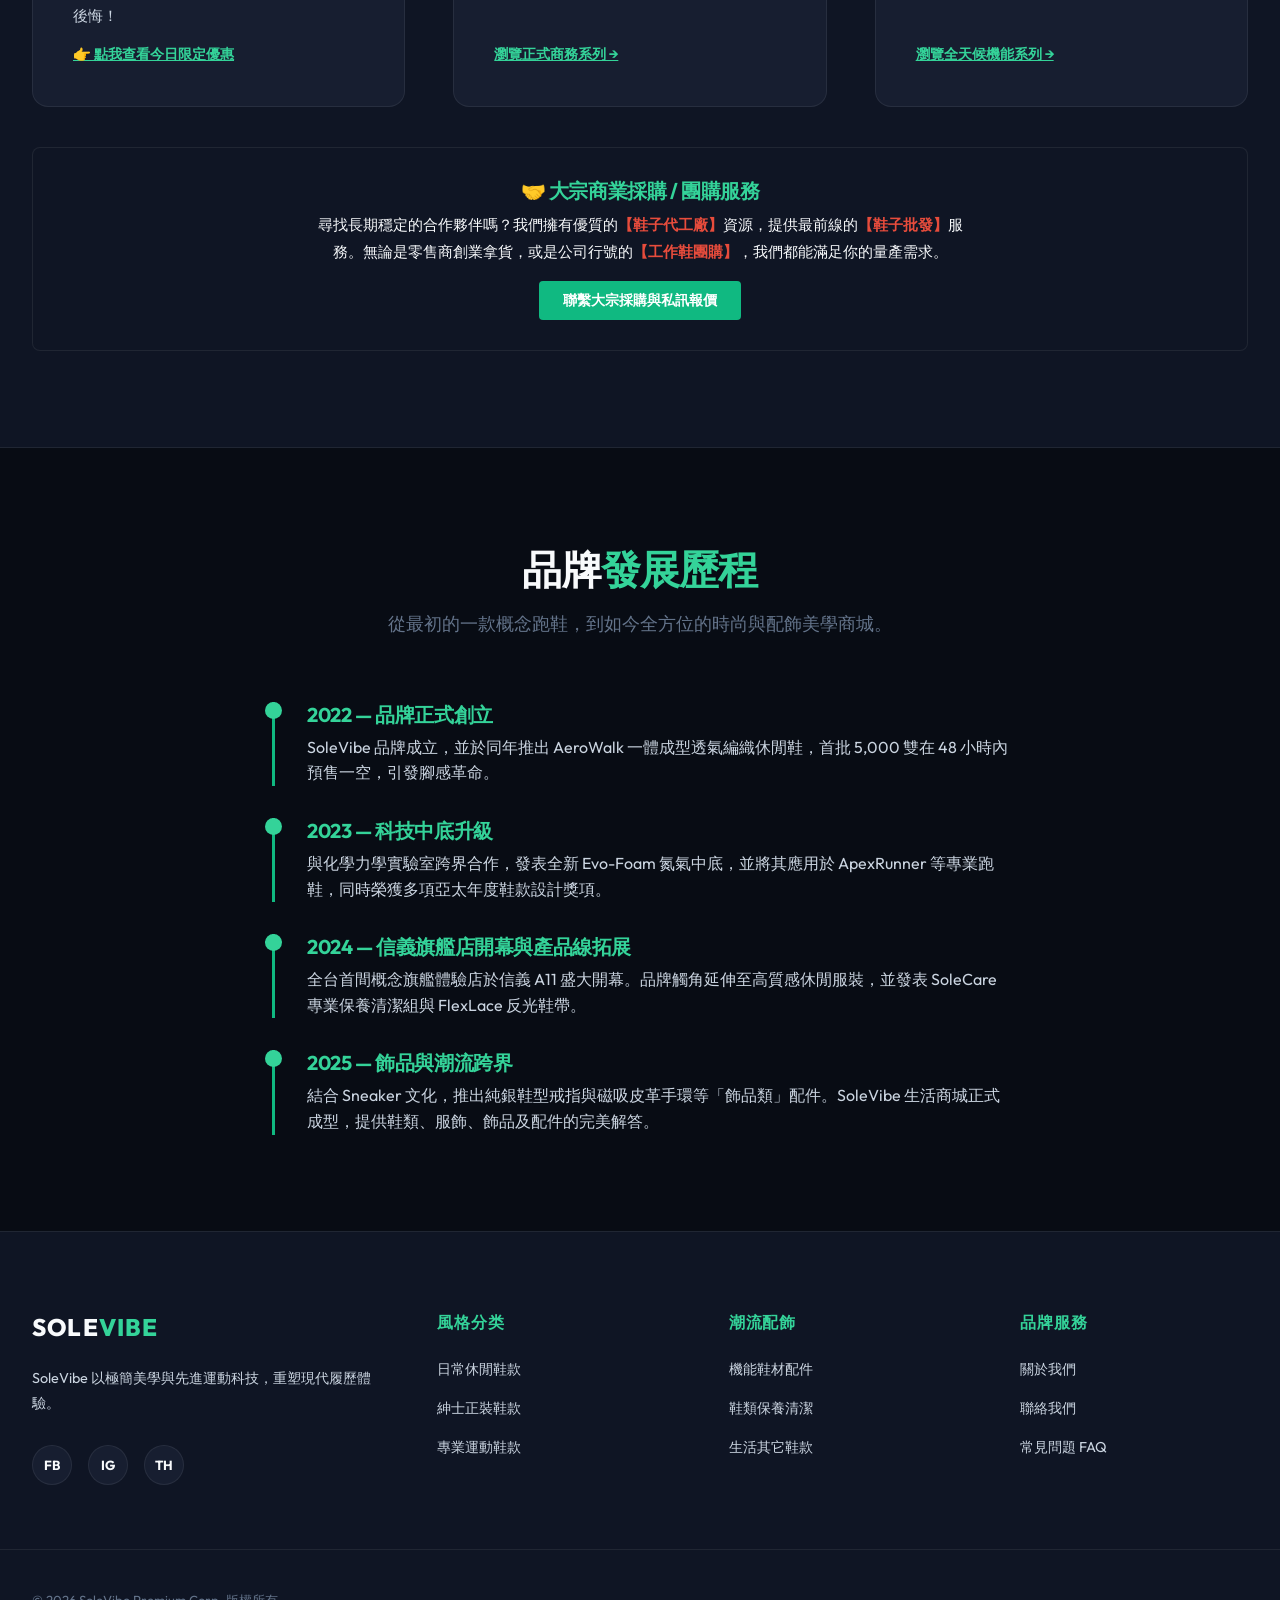
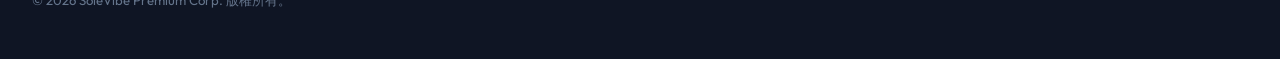
<file: about.html>
<!DOCTYPE html>
<html lang="zh-Hant" data-theme="dark">
<head>
  <meta charset="UTF-8">
  <meta name="viewport" content="width=device-width, initial-scale=1.0">
  <title>公司簡介 | SoleVibe 品牌故事與研發理念</title>
  <meta name="description" content="了解 SoleVibe 的品牌故事、核心研發科技與可持續環保設計理念。我們致力於結合運動力學與街頭美學，為現代都市履歷打造最頂級舒適的著感體驗。">
  <meta name="keywords" content="關於SoleVibe, 品牌故事, 避震科技, 環保材質, 運動力學">
  <link rel="icon" type="image/png" href="assets/images/logo.png">
  <link rel="stylesheet" href="css/style.css">
</head>
<body>

  <!-- HEADER / NAVIGATION -->
  <header>
    <div class="header-container">
      <a href="index.html" class="logo-link">
        <img src="assets/images/logo.png" alt="SoleVibe Logo" class="logo-img">
        <span>SOLE<span style="color: var(--accent-light)">VIBE</span></span>
      </a>

      <nav>
        <ul class="nav-links" id="nav-links">
          <li><a href="index.html">首頁</a></li>
          <li><a href="about.html" class="active">公司簡介</a></li>
          <li><a href="casual.html">休閒鞋款</a></li>
          <li><a href="formal.html">正式鞋款</a></li>
          <li><a href="sports.html">運動鞋款</a></li>
          <li><a href="accessories.html">鞋材與配件</a></li>
          <li><a href="others.html">其它類</a></li>
          <li><a href="contact.html">聯絡我們</a></li>
      </nav>

      <div class="nav-actions">
        <!-- Theme Toggle -->
        <button type="button" class="nav-btn" id="theme-toggle-btn" aria-label="切換主題" title="切換深淺色主題">
          <!-- Dynamically loaded by main.js -->
        </button>

        <!-- Cart Toggle -->
        <button type="button" class="nav-btn" id="cart-btn" aria-label="查看購物袋" title="購物袋">
          <svg xmlns="http://www.w3.org/2000/svg" width="20" height="20" viewBox="0 0 24 24" fill="none" stroke="currentColor" stroke-width="2" stroke-linecap="round" stroke-linejoin="round">
            <circle cx="8" cy="21" r="1"></circle>
            <circle cx="19" cy="21" r="1"></circle>
            <path d="M2.05 2.05h2l2.66 12.42a2 2 0 0 0 2 1.58h9.78a2 2 0 0 0 1.95-1.57l1.65-7.43H5.12"></path>
          </svg>
          <span class="cart-count" style="display: none;">0</span>
        </button>

        <!-- Hamburger Menu (Mobile Only) -->
        <button type="button" class="nav-btn menu-toggle" id="menu-toggle" aria-label="開啟選單" title="導覽選單">
          <svg xmlns="http://www.w3.org/2000/svg" width="22" height="22" viewBox="0 0 24 24" fill="none" stroke="currentColor" stroke-width="2" stroke-linecap="round" stroke-linejoin="round">
            <line x1="4" y1="12" x2="20" y2="12"></line>
            <line x1="4" y1="6" x2="20" y2="6"></line>
            <line x1="4" y1="18" x2="20" y2="18"></line>
          </svg>
        </button>
      </div>
    </div>
  </header>

  <!-- MAIN APP CONTENT -->
  <main>
    <!-- PAGE HEADER -->
    <section class="page-header text-center">
      <div class="container">
        <h1 style="font-size: 3rem; margin-bottom: 0.5rem;">關於 <span style="color: var(--accent-light);">SOLEVIBE</span></h1>
        <p style="color: var(--text-muted); font-size: 1.1rem;">步履不停，探索卓越行步體驗的旅程</p>
      </div>
    </section>

    <!-- BRAND STORY -->
    <section class="section-padding">
      <div class="container about-grid">
        <div class="about-img-box">
          <img src="assets/images/casual_1.png" alt="SoleVibe Design Process" style="width: 100%;">
          <div class="about-experience-badge">
            <h4>5+</h4>
            <p>年科技研發</p>
          </div>
        </div>
        <div class="about-content">
          <h3>源自對「極致舒適」的執著</h3>
          <p>SoleVibe 成立於 2022 年，總部座落於繁華的台北信義區。我們是一群由運動科學專家、潮流鞋類設計師及環保面料工程師共同創立的品牌。我們的目標很單純：**打破專業機能鞋與街頭時尚服飾的界線**。</p>
          <p>我們相信，一雙好鞋不只需要保護雙腳，更需要能流暢融入日常穿搭。因此，我們投入長達數千小時研發超臨界發泡中底材料（Evo-Foam），成功將專業慢跑鞋等級的避震感帶入日常休閒小白鞋與德訓鞋中。</p>
          <p>隨著品牌的成長，我們也推出了高品質潮流落肩服飾、設計師聯名純銀飾品及全套鞋類保養配件，致力於打造一個 360 度的鞋履美學生活商城。</p>
          
          <div class="about-values">
            <div class="value-item">
              <h4>科技機能</h4>
              <p>中底緩震專利與人體工學足弓托，帶來釋壓腳感。</p>
            </div>
            <div class="value-item">
              <h4>永續環保</h4>
              <p>廣泛使用天然椰子油、竹纖維、有機棉，友善地球。</p>
            </div>
          </div>
        </div>
      </div>
    </section>

    <!-- TECH HIGHLIGHT -->
    <section class="section-padding" style="background: var(--bg-secondary); border-top: 1px solid var(--border-color); border-bottom: 1px solid var(--border-color);">
      <div class="container">
<!-- ==========================================================================
             熱門精選與商務合作 (原：核心科技系統 區塊替換)
             ========================================================================== -->
             <div class="section-header text-center">
              <h2>熱門精選與<span>商務合作</span></h2>
              <p>無論是尋找命定款式的零售消費者，還是尋找穩定貨源的合作夥伴，我們都提供最完美的解答。</p>
            </div>
    
            <div class="features-grid">
              <!-- 卡片 01：小資女推薦 -->
              <div class="feature-card" style="display: flex; flex-direction: column; justify-content: space-between;">
                <div>
                  <h3 style="color: var(--accent-light); margin-bottom: 0.5rem;">01 / 專櫃出清限定</h3>
                  <p style="margin-bottom: 1rem; font-weight: 600;">百搭與性價比的第一首選</p>
                  <p>還在滿街尋找命定款嗎？不用出門曬太陽，<strong style="color: #e74c3c; font-weight: bold;">【鞋子網購】</strong>第一首選！我們精選<strong style="color: #e74c3c; font-weight: bold;">【MIT鞋子品牌】</strong>，為你帶來品質與設計雙重保證。現在正逢<strong style="color: #e74c3c; font-weight: bold;">【鞋子專櫃出清】</strong>，直接給你最震撼的<strong style="color: #e74c3c; font-weight: bold;">【女鞋批發價格】</strong>！不管是上班還是約會，這雙百搭<strong style="color: #e74c3c; font-weight: bold;">【鞋子推薦】</strong>給你，錯過絕對後悔！</p>
                </div>
                <a href="casual.html" style="display: inline-block; margin-top: 15px; color: var(--accent-light); text-decoration: underline; font-size: 0.9rem; font-weight: 600;">👉 點我查看今日限定優惠</a>
              </div>
    
              <!-- 卡片 02：上班族通勤 -->
              <div class="feature-card" style="display: flex; flex-direction: column; justify-content: space-between;">
                <div>
                  <h3 style="color: var(--accent-light); margin-bottom: 0.5rem;">02 / 上班族通勤救星</h3>
                  <p style="margin-bottom: 1rem; font-weight: 600;">重塑極致舒壓的履歷體驗</p>
                  <p>每天通勤、開會，腳底板又在隱隱作痛？你需要一雙懂你的<strong style="color: #e74c3c; font-weight: bold;">【商務休閒鞋】</strong>！內嵌<strong style="color: #e74c3c; font-weight: bold;">【久站運動鞋】</strong>等級的彈力乳膠墊，完美減壓。搭配高質感<strong style="color: #e74c3c; font-weight: bold;">【真皮樂福鞋】</strong>，完美融入商務穿搭，專業不失舒適。讓你在辦公室奔波也能輕盈優雅。</p>
                </div>
                <a href="formal.html" style="display: inline-block; margin-top: 15px; color: var(--accent-light); text-decoration: underline; font-size: 0.9rem; font-weight: 600;">瀏覽正式商務系列 →</a>
              </div>
    
              <!-- 卡片 03：機能與雨季 -->
              <div class="feature-card" style="display: flex; flex-direction: column; justify-content: space-between;">
                <div>
                  <h3 style="color: var(--accent-light); margin-bottom: 0.5rem;">03 / 全天候機能防護</h3>
                  <p style="margin-bottom: 1rem; font-weight: 600;">面對怪天氣，你只需要一雙神鞋</p>
                  <p>下雨天雙腳總是濕答答？別擔心！超強<strong style="color: #e74c3c; font-weight: bold;">【防水鞋子】</strong>與<strong style="color: #e74c3c; font-weight: bold;">【防潑水休閒鞋】</strong>強勢登場，荷荷葉效應一擦即乾。擔心夏天悶熱？<strong style="color: #e74c3c; font-weight: bold;">【不臭腳帆布鞋】</strong>採用抗菌透氣內裡。到了秋冬，換上極簡質感的<strong style="color: #e74c3c; font-weight: bold;">【麂皮短靴】</strong>，防潑水設計讓你在雨天一樣能帥氣出門！</p>
                </div>
                <a href="sports.html" style="display: inline-block; margin-top: 15px; color: var(--accent-light); text-decoration: underline; font-size: 0.9rem; font-weight: 600;">瀏覽全天候機能系列 →</a>
              </div>
            </div>
    
            <!-- 加碼：大宗商務採購橫幅 (銜接下方發展歷程) -->
            <div style="background: var(--bg-secondary); padding: 30px; border-radius: 8px; border: 1px solid var(--border-color); margin-top: 2.5rem; text-align: center;">
              <h4 style="color: var(--accent-light); margin-bottom: 0.5rem; font-size: 1.25rem;">🤝 大宗商業採購 / 團購服務</h4>
              <p style="line-height: 1.8; max-width: 650px; margin: 0 auto 15px auto; font-size: 0.95rem;">
                尋找長期穩定的合作夥伴嗎？我們擁有優質的<strong style="color: #e74c3c; font-weight: bold;">【鞋子代工廠】</strong>資源，提供最前線的<strong style="color: #e74c3c; font-weight: bold;">【鞋子批發】</strong>服務。無論是零售商創業拿貨，或是公司行號的<strong style="color: #e74c3c; font-weight: bold;">【工作鞋團購】</strong>，我們都能滿足你的量產需求。
              </p>
              <a href="contact.html" style="display: inline-block; background: var(--accent); color: #fff; padding: 8px 24px; border-radius: 4px; text-decoration: none; font-weight: 600; font-size: 0.9rem;">聯繫大宗採購與私訊報價</a>
            </div>
          </div> <!-- 原原本本對應你結尾的 </div> -->
    </section>

    <!-- BRAND TIMELINE -->
    <section class="section-padding">
      <div class="container" style="max-width: 800px;">
        <div class="section-header text-center">
          <h2>品牌<span>發展歷程</span></h2>
          <p>從最初的一款概念跑鞋，到如今全方位的時尚與配飾美學商城。</p>
        </div>

        <div class="features-list" style="grid-gap: 2rem;">
          <div style="border-left: 3px solid var(--accent); padding-left: 2rem; position: relative;">
            <div style="position: absolute; left: -10px; top: 0; width: 17px; height: 17px; background: var(--accent-light); border-radius: 50%;"></div>
            <h4 style="font-size: 1.25rem; color: var(--accent-light); margin-bottom: 0.5rem;">2022 — 品牌正式創立</h4>
            <p style="color: var(--text-secondary);">SoleVibe 品牌成立，並於同年推出 AeroWalk 一體成型透氣編織休閒鞋，首批 5,000 雙在 48 小時內預售一空，引發腳感革命。</p>
          </div>
          <div style="border-left: 3px solid var(--accent); padding-left: 2rem; position: relative;">
            <div style="position: absolute; left: -10px; top: 0; width: 17px; height: 17px; background: var(--accent-light); border-radius: 50%;"></div>
            <h4 style="font-size: 1.25rem; color: var(--accent-light); margin-bottom: 0.5rem;">2023 — 科技中底升級</h4>
            <p style="color: var(--text-secondary);">與化學力學實驗室跨界合作，發表全新 Evo-Foam 氮氣中底，並將其應用於 ApexRunner 等專業跑鞋，同時榮獲多項亞太年度鞋款設計獎項。</p>
          </div>
          <div style="border-left: 3px solid var(--accent); padding-left: 2rem; position: relative;">
            <div style="position: absolute; left: -10px; top: 0; width: 17px; height: 17px; background: var(--accent-light); border-radius: 50%;"></div>
            <h4 style="font-size: 1.25rem; color: var(--accent-light); margin-bottom: 0.5rem;">2024 — 信義旗艦店開幕與產品線拓展</h4>
            <p style="color: var(--text-secondary);">全台首間概念旗艦體驗店於信義 A11 盛大開幕。品牌觸角延伸至高質感休閒服裝，並發表 SoleCare 專業保養清潔組與 FlexLace 反光鞋帶。</p>
          </div>
          <div style="border-left: 3px solid var(--accent); padding-left: 2rem; position: relative;">
            <div style="position: absolute; left: -10px; top: 0; width: 17px; height: 17px; background: var(--accent-light); border-radius: 50%;"></div>
            <h4 style="font-size: 1.25rem; color: var(--accent-light); margin-bottom: 0.5rem;">2025 — 飾品與潮流跨界</h4>
            <p style="color: var(--text-secondary);">結合 Sneaker 文化，推出純銀鞋型戒指與磁吸皮革手環等「飾品類」配件。SoleVibe 生活商城正式成型，提供鞋類、服飾、飾品及配件的完美解答。</p>
          </div>
        </div>
      </div>
    </section>
  </main>

  <!-- CART SIDE DRAWER -->
  <div class="cart-drawer-overlay" id="cart-drawer-overlay">
    <div class="cart-drawer" id="cart-drawer">
      <div class="cart-header">
        <h3>您的購物袋</h3>
        <button type="button" class="cart-close-btn" id="cart-close-btn" aria-label="關閉購物袋">✕</button>
      </div>
      
      <div class="cart-items-container" id="cart-items">
        <!-- Main.js handles rendering -->
      </div>
      
      <div class="cart-footer">
        <div class="cart-total-row">
          <span>小計金額</span>
          <span class="cart-total-price" id="cart-total-price">NT$ 0</span>
        </div>
        <button type="button" class="btn btn-primary checkout-btn" onclick="alert('感謝您的測試購買！')">
          前往結帳流程
        </button>
      </div>
    </div>
  </div>

  <!-- GLOBAL NOTIFICATION MODAL -->
  <div class="modal-overlay" id="global-modal-overlay">
    <div class="modal-content-card">
      <span class="modal-success-icon">✓</span>
      <h3>提示訊息</h3>
      <p id="modal-text">商品已成功加入您的購物車！</p>
      <button type="button" class="btn btn-primary" onclick="closeGlobalModal()">確定</button>
    </div>
  </div>

  <!-- FOOTER -->
  <footer>
    <div class="footer-container container">
      <div class="footer-brand">
        <h3>SOLE<span style="color: var(--accent-light)">VIBE</span></h3>
        <p>SoleVibe 以極簡美學與先進運動科技，重塑現代履歷體驗。</p>
        <div class="footer-socials">
          <a href="#" class="social-icon">FB</a>
          <a href="#" class="social-icon">IG</a>
          <a href="#" class="social-icon">TH</a>
        </div>
      </div>
      <div class="footer-col">
        <h4>風格分类</h4>
        <ul>
          <li><a href="casual.html">日常休閒鞋款</a></li>
          <li><a href="formal.html">紳士正裝鞋款</a></li>
          <li><a href="sports.html">專業運動鞋款</a></li>
        </ul>
      </div>
      <div class="footer-col">
        <h4>潮流配飾</h4>
        <ul>
          <li><a href="accessories.html">機能鞋材配件</a></li>
          <li><a href="accessories.html">鞋類保養清潔</a></li>
          <li><a href="others.html">生活其它鞋款</a></li>
        </ul>
      </div>
      <div class="footer-col">
        <h4>品牌服務</h4>
        <ul>
          <li><a href="about.html">關於我們</a></li>
          <li><a href="contact.html">聯絡我們</a></li>
          <li><a href="contact.html#faq">常見問題 FAQ</a></li>
        </ul>
      </div>
    </div>
    <div class="footer-bottom container">
      <p>&copy; 2026 SoleVibe Premium Corp. 版權所有。</p>
    </div>
  </footer>


  <!-- JAVASCRIPT CONTROLLERS -->
  <script src="js/data.js"></script>
  <script src="js/main.js"></script>
</body>
</html>
</file>
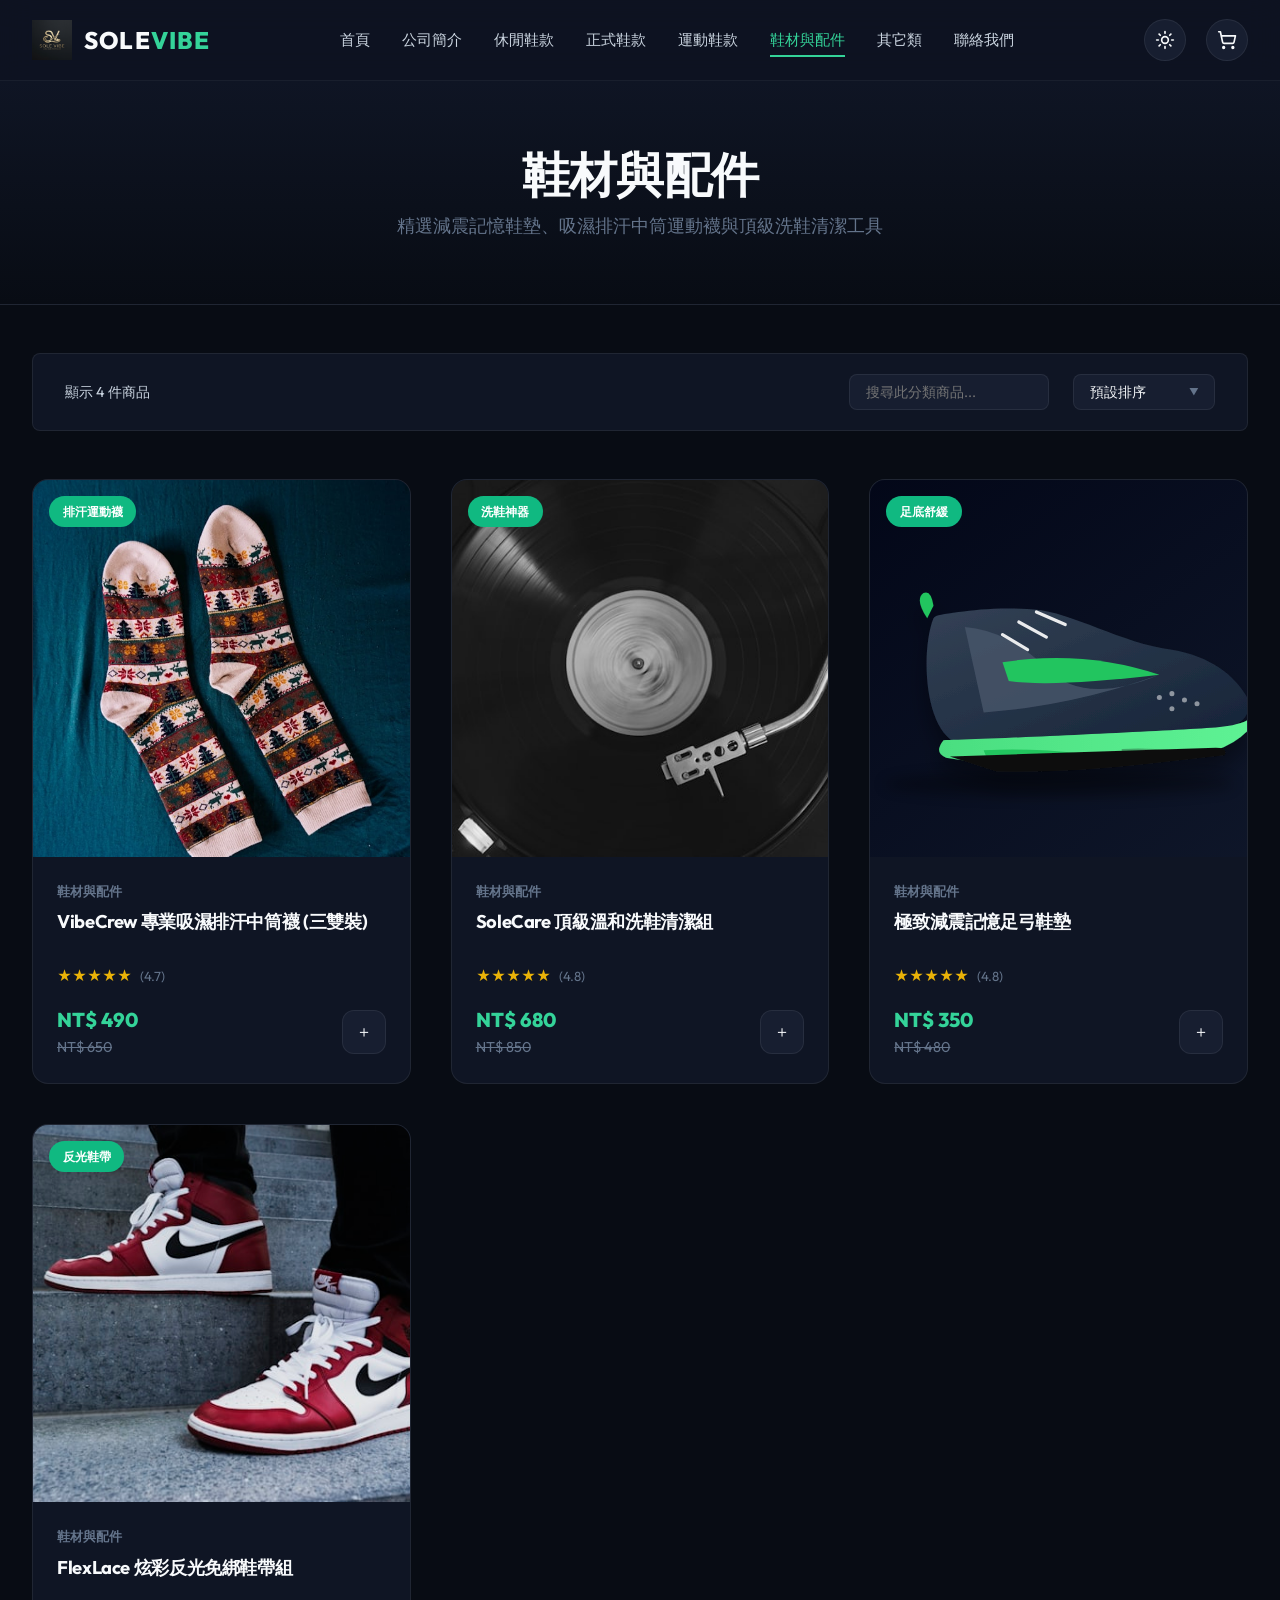
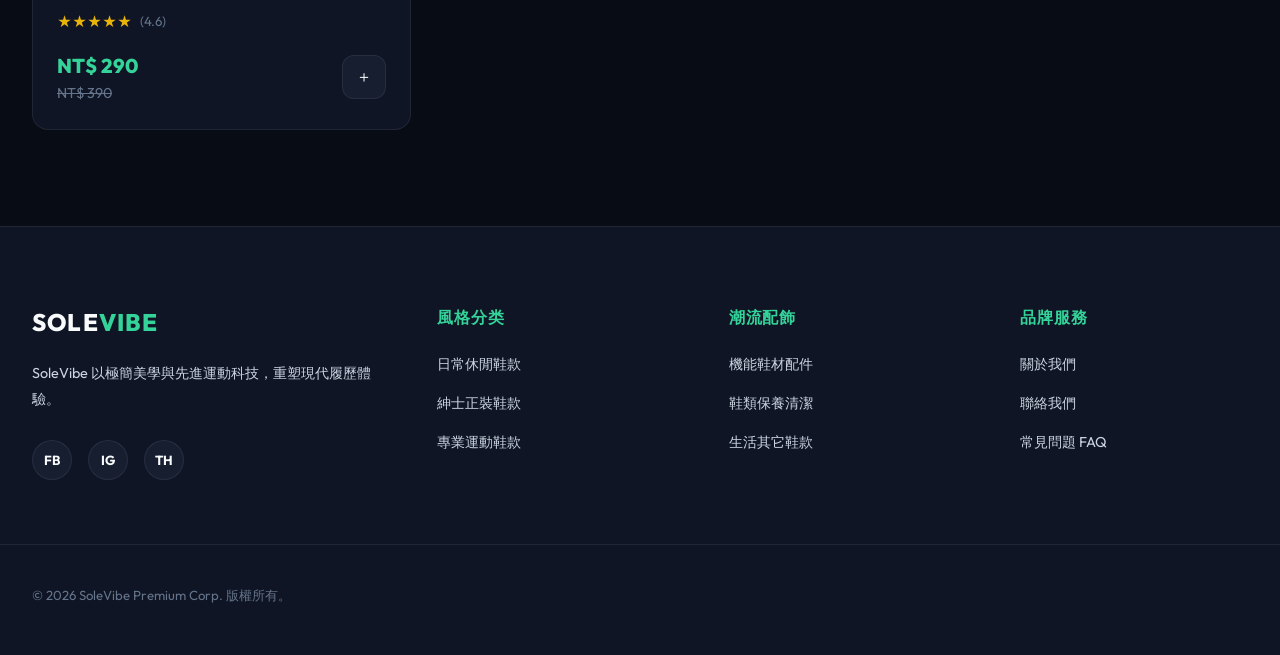
<file: accessories.html>
<!DOCTYPE html>
<html lang="zh-Hant" data-theme="dark">
<head>
  <meta charset="UTF-8">
  <meta name="viewport" content="width=device-width, initial-scale=1.0">
  <title>配件類 | SoleVibe 運動排汗襪與專業鞋類清潔配件</title>
  <meta name="description" content="選購 SoleVibe 鞋類配件系列，包含吸濕排汗中筒運動襪、溫和洗鞋清潔套組、記憶足弓避震鞋墊與矽膠防水防滑鞋套。提供最全面的鞋款護理與行走防護。">
  <link rel="icon" type="image/png" href="assets/images/logo.png">
  <link rel="stylesheet" href="css/style.css">
</head>
<body>

  <!-- HEADER / NAVIGATION -->
  <header>
    <div class="header-container">
      <a href="index.html" class="logo-link">
        <img src="assets/images/logo.png" alt="SoleVibe Logo" class="logo-img">
        <span>SOLE<span style="color: var(--accent-light)">VIBE</span></span>
      </a>

      <nav>
        <ul class="nav-links" id="nav-links">
          <li><a href="index.html">首頁</a></li>
          <li><a href="about.html">公司簡介</a></li>
          <li><a href="casual.html">休閒鞋款</a></li>
          <li><a href="formal.html">正式鞋款</a></li>
          <li><a href="sports.html">運動鞋款</a></li>
          <li><a href="accessories.html"class="active">鞋材與配件</a></li>
          <li><a href="others.html">其它類</a></li>
          <li><a href="contact.html">聯絡我們</a></li>
        </ul>
      </nav>

      <div class="nav-actions">
        <button type="button" class="nav-btn" id="theme-toggle-btn" aria-label="切換主題" title="切換深淺色主題"></button>
        <button type="button" class="nav-btn" id="cart-btn" aria-label="查看購物袋" title="購物袋">
          <svg xmlns="http://www.w3.org/2000/svg" width="20" height="20" viewBox="0 0 24 24" fill="none" stroke="currentColor" stroke-width="2" stroke-linecap="round" stroke-linejoin="round">
            <circle cx="8" cy="21" r="1"></circle>
            <circle cx="19" cy="21" r="1"></circle>
            <path d="M2.05 2.05h2l2.66 12.42a2 2 0 0 0 2 1.58h9.78a2 2 0 0 0 1.95-1.57l1.65-7.43H5.12"></path>
          </svg>
          <span class="cart-count" style="display: none;">0</span>
        </button>
        <button type="button" class="nav-btn menu-toggle" id="menu-toggle" aria-label="開啟選單" title="導覽選單">
          <svg xmlns="http://www.w3.org/2000/svg" width="22" height="22" viewBox="0 0 24 24" fill="none" stroke="currentColor" stroke-width="2" stroke-linecap="round" stroke-linejoin="round">
            <line x1="4" y1="12" x2="20" y2="12"></line>
            <line x1="4" y1="6" x2="20" y2="6"></line>
            <line x1="4" y1="18" x2="20" y2="18"></line>
          </svg>
        </button>
      </div>
    </div>
  </header>

  <!-- MAIN CONTENT -->
  <main>
    <section class="page-header text-center">
      <div class="container">
        <h1 style="font-size: 3rem; margin-bottom: 0.5rem;">鞋材與配件</h1>
        <p style="color: var(--text-muted); font-size: 1.1rem;">精選減震記憶鞋墊、吸濕排汗中筒運動襪與頂級洗鞋清潔工具</p>
      </div>
    </section>

    <section class="section-padding" style="padding-top: 3rem;">
      <div class="container">
        <!-- FILTER BAR -->
        <div class="filter-bar">
          <span class="filter-count" id="product-count">顯示 0 件商品</span>
          
          <div class="filter-controls">
            <!-- Search -->
            <input type="text" id="search-input" class="form-control" placeholder="搜尋此分類商品..." style="padding: 0.4rem 1rem; border-radius: var(--border-radius-sm); font-size: 0.875rem; width: 200px; background: var(--bg-tertiary);">
            
            <!-- Sort -->
            <div class="select-wrapper">
              <select id="sort-select" aria-label="商品排序">
                <option value="default">預設排序</option>
                <option value="price-low">價格：低到高</option>
                <option value="price-high">價格：高到低</option>
                <option value="rating">依評分高低</option>
              </select>
            </div>
          </div>
        </div>

        <!-- PRODUCT GRID -->
        <div class="product-grid" id="category-products">
          <div style="grid-column: 1/-1; text-align: center; padding: 3rem;">
            <p style="color: var(--text-muted);">正在為您尋找最棒的配件單品...</p>
          </div>
        </div>
      </div>
    </section>
  </main>

  <!-- CART SIDE DRAWER -->
  <div class="cart-drawer-overlay" id="cart-drawer-overlay">
    <div class="cart-drawer" id="cart-drawer">
      <div class="cart-header">
        <h3>您的購物袋</h3>
        <button type="button" class="cart-close-btn" id="cart-close-btn" aria-label="關閉購物袋">✕</button>
      </div>
      <div class="cart-items-container" id="cart-items"></div>
      <div class="cart-footer">
        <div class="cart-total-row">
          <span>小計金額</span>
          <span class="cart-total-price" id="cart-total-price">NT$ 0</span>
        </div>
        <button type="button" class="btn btn-primary checkout-btn" onclick="alert('感謝您的測試購買！')">前往結帳</button>
      </div>
    </div>
  </div>

  <!-- GLOBAL NOTIFICATION MODAL -->
  <div class="modal-overlay" id="global-modal-overlay">
    <div class="modal-content-card">
      <span class="modal-success-icon">✓</span>
      <h3>提示訊息</h3>
      <p id="modal-text">商品已成功加入您的購物車！</p>
      <button type="button" class="btn btn-primary" onclick="closeGlobalModal()">確定</button>
    </div>
  </div>

  <!-- FOOTER -->
  <footer>
    <div class="footer-container container">
      <div class="footer-brand">
        <h3>SOLE<span style="color: var(--accent-light)">VIBE</span></h3>
        <p>SoleVibe 以極簡美學與先進運動科技，重塑現代履歷體驗。</p>
        <div class="footer-socials">
          <a href="#" class="social-icon">FB</a>
          <a href="#" class="social-icon">IG</a>
          <a href="#" class="social-icon">TH</a>
        </div>
      </div>
      <div class="footer-col">
        <h4>風格分类</h4>
        <ul>
          <li><a href="casual.html">日常休閒鞋款</a></li>
          <li><a href="formal.html">紳士正裝鞋款</a></li>
          <li><a href="sports.html">專業運動鞋款</a></li>
        </ul>
      </div>
      <div class="footer-col">
        <h4>潮流配飾</h4>
        <ul>
          <li><a href="accessories.html">機能鞋材配件</a></li>
          <li><a href="accessories.html">鞋類保養清潔</a></li>
          <li><a href="others.html">生活其它鞋款</a></li>
        </ul>
      </div>
      <div class="footer-col">
        <h4>品牌服務</h4>
        <ul>
          <li><a href="about.html">關於我們</a></li>
          <li><a href="contact.html">聯絡我們</a></li>
          <li><a href="contact.html#faq">常見問題 FAQ</a></li>
        </ul>
      </div>
    </div>
    <div class="footer-bottom container">
      <p>&copy; 2026 SoleVibe Premium Corp. 版權所有。</p>
    </div>
  </footer>


  <!-- JAVASCRIPT CONTROLLERS -->
  <script src="js/data.js"></script>
  <script src="js/main.js"></script>
  <script>
    const CURRENT_CATEGORY = "accessories";
    
    document.addEventListener("DOMContentLoaded", () => {
      renderProducts();
      
      const searchInput = document.getElementById("search-input");
      const sortSelect = document.getElementById("sort-select");
      
      if (searchInput) searchInput.addEventListener("input", renderProducts);
      if (sortSelect) sortSelect.addEventListener("change", renderProducts);
    });

    function renderProducts() {
      const container = document.getElementById("category-products");
      const countEl = document.getElementById("product-count");
      if (!container) return;

      const query = (document.getElementById("search-input")?.value || "").toLowerCase().trim();
      const sortVal = document.getElementById("sort-select")?.value || "default";

      let filtered = shoeProducts.filter(p => p.category === CURRENT_CATEGORY);
      if (query) {
        filtered = filtered.filter(p => 
          p.zhName.toLowerCase().includes(query) || 
          p.name.toLowerCase().includes(query) || 
          p.description.toLowerCase().includes(query)
        );
      }

      if (sortVal === "price-low") {
        filtered.sort((a, b) => a.price - b.price);
      } else if (sortVal === "price-high") {
        filtered.sort((a, b) => b.price - a.price);
      } else if (sortVal === "rating") {
        filtered.sort((a, b) => b.rating - a.rating);
      }

      if (countEl) countEl.textContent = `顯示 ${filtered.length} 件商品`;

      if (filtered.length === 0) {
        container.innerHTML = `
          <div style="grid-column: 1/-1; text-align: center; padding: 4rem;">
            <p style="color: var(--text-muted); font-size: 1.1rem; margin-bottom: 1rem;">找不到符合的商品</p>
            <button class="btn btn-secondary" onclick="document.getElementById('search-input').value=''; renderProducts();">清除搜尋</button>
          </div>`;
        return;
      }

      let gridHTML = "";
      filtered.forEach(p => {
        gridHTML += `
          <div class="product-card">
            ${p.tag ? `<span class="product-card-badge">${p.tag}</span>` : ''}
            <a href="product.html?id=${p.id}" class="product-card-img-link">
              <img src="${p.image}" alt="${p.name}" class="product-card-img">
            </a>
            <div class="product-card-content">
              <span class="product-card-cat">${p.categoryZh}</span>
              <h3 class="product-card-title"><a href="product.html?id=${p.id}">${p.zhName}</a></h3>
              <div class="product-card-rating">
                <span class="stars">${'★'.repeat(Math.round(p.rating))}${'☆'.repeat(5 - Math.round(p.rating))}</span>
                <span class="rating-value">(${p.rating})</span>
              </div>
              <div class="product-card-price-row">
                <div class="price-box">
                  <span class="price-curr">NT$ ${p.price.toLocaleString()}</span>
                  ${p.originalPrice ? `<span class="price-orig">NT$ ${p.originalPrice.toLocaleString()}</span>` : ''}
                </div>
                <button type="button" class="quick-add-cart-btn" data-id="${p.id}" aria-label="加入購物車" title="加入購物車">
                  ＋
                </button>
              </div>
            </div>
          </div>
        `;
      });

      container.innerHTML = gridHTML;
    }
  </script>
</body>
</html>
</file>
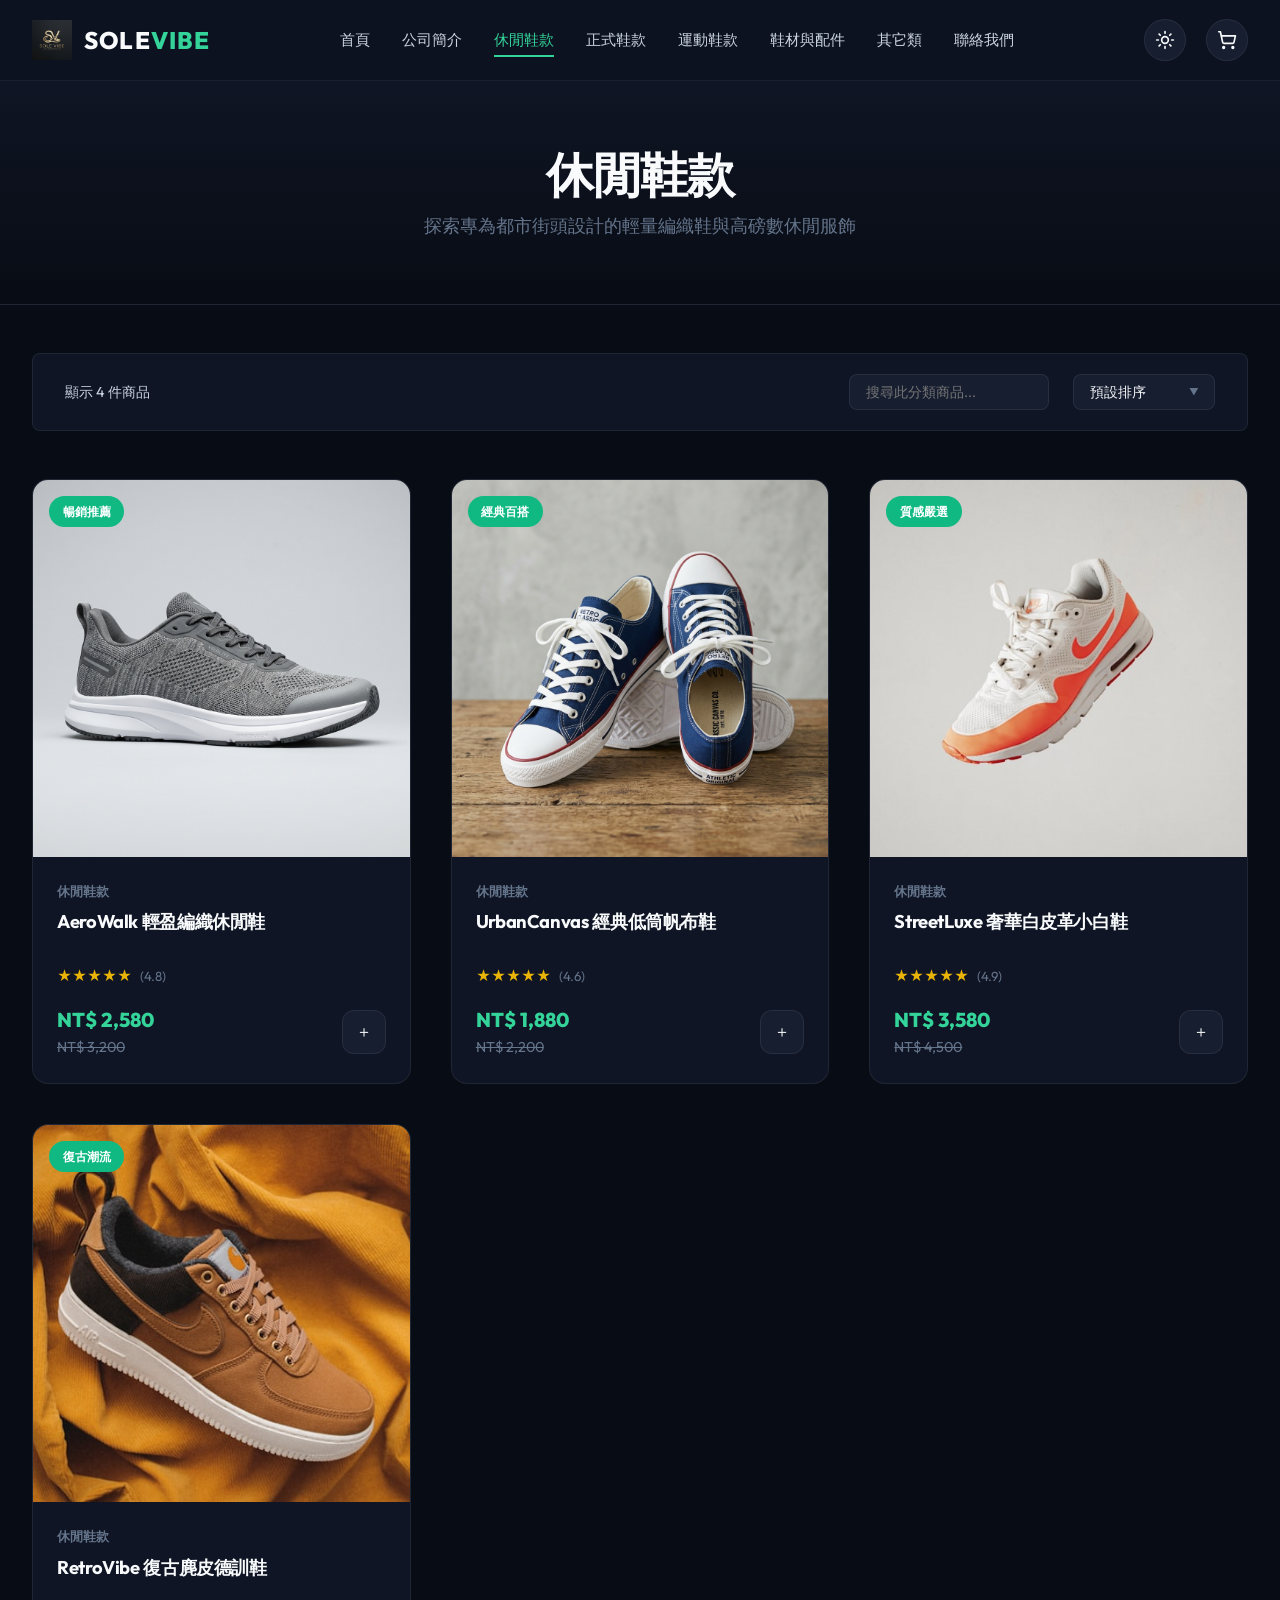
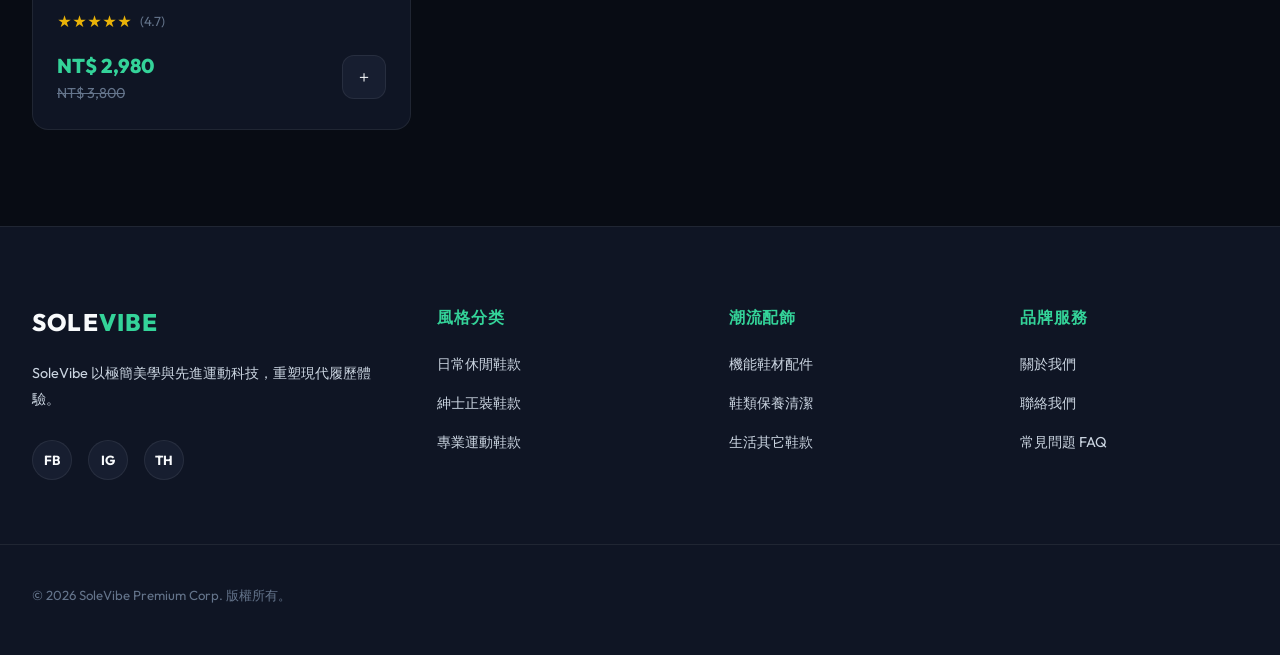
<file: casual.html>
<!DOCTYPE html>
<html lang="zh-Hant" data-theme="dark">
<head>
  <meta charset="UTF-8">
  <meta name="viewport" content="width=device-width, initial-scale=1.0">
  <title>休閒服飾 | SoleVibe 潮流編織鞋與日常穿搭</title>
  <meta name="description" content="選購 SoleVibe 休閒服飾系列，包含 AeroWalk 編織慢跑鞋、UrbanCanvas 帆布鞋、街頭重磅衛衣及經典牛仔外套。為您的日常穿搭注入極致舒適與極簡潮流。">
  <link rel="icon" type="image/png" href="assets/images/logo.png">
  <link rel="stylesheet" href="css/style.css">
</head>
<body>

  <!-- HEADER / NAVIGATION -->
  <header>
    <div class="header-container">
      <a href="index.html" class="logo-link">
        <img src="assets/images/logo.png" alt="SoleVibe Logo" class="logo-img">
        <span>SOLE<span style="color: var(--accent-light)">VIBE</span></span>
      </a>

      <nav>
        <ul class="nav-links" id="nav-links">
          <li><a href="index.html">首頁</a></li>
          <li><a href="about.html">公司簡介</a></li>
          <li><a href="casual.html"class="active">休閒鞋款</a></li>
          <li><a href="formal.html">正式鞋款</a></li>
          <li><a href="sports.html">運動鞋款</a></li>
          <li><a href="accessories.html">鞋材與配件</a></li>
          <li><a href="others.html">其它類</a></li>
          <li><a href="contact.html">聯絡我們</a></li>
        </ul>
      </nav>

      <div class="nav-actions">
        <button type="button" class="nav-btn" id="theme-toggle-btn" aria-label="切換主題" title="切換深淺色主題"></button>
        <button type="button" class="nav-btn" id="cart-btn" aria-label="查看購物袋" title="購物袋">
          <svg xmlns="http://www.w3.org/2000/svg" width="20" height="20" viewBox="0 0 24 24" fill="none" stroke="currentColor" stroke-width="2" stroke-linecap="round" stroke-linejoin="round">
            <circle cx="8" cy="21" r="1"></circle>
            <circle cx="19" cy="21" r="1"></circle>
            <path d="M2.05 2.05h2l2.66 12.42a2 2 0 0 0 2 1.58h9.78a2 2 0 0 0 1.95-1.57l1.65-7.43H5.12"></path>
          </svg>
          <span class="cart-count" style="display: none;">0</span>
        </button>
        <button type="button" class="nav-btn menu-toggle" id="menu-toggle" aria-label="開啟選單" title="導覽選單">
          <svg xmlns="http://www.w3.org/2000/svg" width="22" height="22" viewBox="0 0 24 24" fill="none" stroke="currentColor" stroke-width="2" stroke-linecap="round" stroke-linejoin="round">
            <line x1="4" y1="12" x2="20" y2="12"></line>
            <line x1="4" y1="6" x2="20" y2="6"></line>
            <line x1="4" y1="18" x2="20" y2="18"></line>
          </svg>
        </button>
      </div>
    </div>
  </header>

  <!-- MAIN CONTENT -->
  <main>
    <section class="page-header text-center">
      <div class="container">
        <h1 style="font-size: 3rem; margin-bottom: 0.5rem;">休閒鞋款</h1>
        <p style="color: var(--text-muted); font-size: 1.1rem;">探索專為都市街頭設計的輕量編織鞋與高磅數休閒服飾</p>
      </div>
    </section>

    <section class="section-padding" style="padding-top: 3rem;">
      <div class="container">
        <!-- FILTER BAR -->
        <div class="filter-bar">
          <span class="filter-count" id="product-count">顯示 0 件商品</span>
          
          <div class="filter-controls">
            <!-- Search -->
            <input type="text" id="search-input" class="form-control" placeholder="搜尋此分類商品..." style="padding: 0.4rem 1rem; border-radius: var(--border-radius-sm); font-size: 0.875rem; width: 200px; background: var(--bg-tertiary);">
            
            <!-- Sort -->
            <div class="select-wrapper">
              <select id="sort-select" aria-label="商品排序">
                <option value="default">預設排序</option>
                <option value="price-low">價格：低到高</option>
                <option value="price-high">價格：高到低</option>
                <option value="rating">依評分高低</option>
              </select>
            </div>
          </div>
        </div>

        <!-- PRODUCT GRID -->
        <div class="product-grid" id="category-products">
          <!-- Rendered dynamically by category-renderer.js / local script -->
          <div style="grid-column: 1/-1; text-align: center; padding: 3rem;">
            <p style="color: var(--text-muted);">正在為您尋找最棒的潮流單品...</p>
          </div>
        </div>
      </div>
    </section>
  </main>

  <!-- CART SIDE DRAWER -->
  <div class="cart-drawer-overlay" id="cart-drawer-overlay">
    <div class="cart-drawer" id="cart-drawer">
      <div class="cart-header">
        <h3>您的購物袋</h3>
        <button type="button" class="cart-close-btn" id="cart-close-btn" aria-label="關閉購物袋">✕</button>
      </div>
      <div class="cart-items-container" id="cart-items"></div>
      <div class="cart-footer">
        <div class="cart-total-row">
          <span>小計金額</span>
          <span class="cart-total-price" id="cart-total-price">NT$ 0</span>
        </div>
        <button type="button" class="btn btn-primary checkout-btn" onclick="alert('感謝您的測試購買！')">前往結帳</button>
      </div>
    </div>
  </div>

  <!-- GLOBAL NOTIFICATION MODAL -->
  <div class="modal-overlay" id="global-modal-overlay">
    <div class="modal-content-card">
      <span class="modal-success-icon">✓</span>
      <h3>提示訊息</h3>
      <p id="modal-text">商品已成功加入您的購物車！</p>
      <button type="button" class="btn btn-primary" onclick="closeGlobalModal()">確定</button>
    </div>
  </div>

  <!-- FOOTER -->
  <footer>
    <div class="footer-container container">
      <div class="footer-brand">
        <h3>SOLE<span style="color: var(--accent-light)">VIBE</span></h3>
        <p>SoleVibe 以極簡美學與先進運動科技，重塑現代履歷體驗。</p>
        <div class="footer-socials">
          <a href="#" class="social-icon">FB</a>
          <a href="#" class="social-icon">IG</a>
          <a href="#" class="social-icon">TH</a>
        </div>
      </div>
      <div class="footer-col">
        <h4>風格分类</h4>
        <ul>
          <li><a href="casual.html">日常休閒鞋款</a></li>
          <li><a href="formal.html">紳士正裝鞋款</a></li>
          <li><a href="sports.html">專業運動鞋款</a></li>
        </ul>
      </div>
      <div class="footer-col">
        <h4>潮流配飾</h4>
        <ul>
          <li><a href="accessories.html">機能鞋材配件</a></li>
          <li><a href="accessories.html">鞋類保養清潔</a></li>
          <li><a href="others.html">生活其它鞋款</a></li>
        </ul>
      </div>
      <div class="footer-col">
        <h4>品牌服務</h4>
        <ul>
          <li><a href="about.html">關於我們</a></li>
          <li><a href="contact.html">聯絡我們</a></li>
          <li><a href="contact.html#faq">常見問題 FAQ</a></li>
        </ul>
      </div>
    </div>
    <div class="footer-bottom container">
      <p>&copy; 2026 SoleVibe Premium Corp. 版權所有。</p>
    </div>
  </footer>


  <!-- JAVASCRIPT CONTROLLERS -->
  <script src="js/data.js"></script>
  <script src="js/main.js"></script>
  <script>
    // Local script to handle rendering of CASUAL products
    const CURRENT_CATEGORY = "casual";
    
    document.addEventListener("DOMContentLoaded", () => {
      renderProducts();
      
      const searchInput = document.getElementById("search-input");
      const sortSelect = document.getElementById("sort-select");
      
      if (searchInput) searchInput.addEventListener("input", renderProducts);
      if (sortSelect) sortSelect.addEventListener("change", renderProducts);
    });

    function renderProducts() {
      const container = document.getElementById("category-products");
      const countEl = document.getElementById("product-count");
      if (!container) return;

      const query = (document.getElementById("search-input")?.value || "").toLowerCase().trim();
      const sortVal = document.getElementById("sort-select")?.value || "default";

      // Filter by category and search query
      let filtered = shoeProducts.filter(p => p.category === CURRENT_CATEGORY);
      if (query) {
        filtered = filtered.filter(p => 
          p.zhName.toLowerCase().includes(query) || 
          p.name.toLowerCase().includes(query) || 
          p.description.toLowerCase().includes(query)
        );
      }

      // Sort
      if (sortVal === "price-low") {
        filtered.sort((a, b) => a.price - b.price);
      } else if (sortVal === "price-high") {
        filtered.sort((a, b) => b.price - a.price);
      } else if (sortVal === "rating") {
        filtered.sort((a, b) => b.rating - a.rating);
      }

      // Update count
      if (countEl) countEl.textContent = `顯示 ${filtered.length} 件商品`;

      if (filtered.length === 0) {
        container.innerHTML = `
          <div style="grid-column: 1/-1; text-align: center; padding: 4rem;">
            <p style="color: var(--text-muted); font-size: 1.1rem; margin-bottom: 1rem;">找不到符合的商品</p>
            <button class="btn btn-secondary" onclick="document.getElementById('search-input').value=''; renderProducts();">清除搜尋</button>
          </div>`;
        return;
      }

      let gridHTML = "";
      filtered.forEach(p => {
        gridHTML += `
          <div class="product-card">
            ${p.tag ? `<span class="product-card-badge">${p.tag}</span>` : ''}
            <a href="product.html?id=${p.id}" class="product-card-img-link">
              <img src="${p.image}" alt="${p.name}" class="product-card-img">
            </a>
            <div class="product-card-content">
              <span class="product-card-cat">${p.categoryZh}</span>
              <h3 class="product-card-title"><a href="product.html?id=${p.id}">${p.zhName}</a></h3>
              <div class="product-card-rating">
                <span class="stars">${'★'.repeat(Math.round(p.rating))}${'☆'.repeat(5 - Math.round(p.rating))}</span>
                <span class="rating-value">(${p.rating})</span>
              </div>
              <div class="product-card-price-row">
                <div class="price-box">
                  <span class="price-curr">NT$ ${p.price.toLocaleString()}</span>
                  ${p.originalPrice ? `<span class="price-orig">NT$ ${p.originalPrice.toLocaleString()}</span>` : ''}
                </div>
                <button type="button" class="quick-add-cart-btn" data-id="${p.id}" aria-label="加入購物車" title="加入購物車">
                  ＋
                </button>
              </div>
            </div>
          </div>
        `;
      });

      container.innerHTML = gridHTML;
    }
  </script>
</body>
</html>
</file>
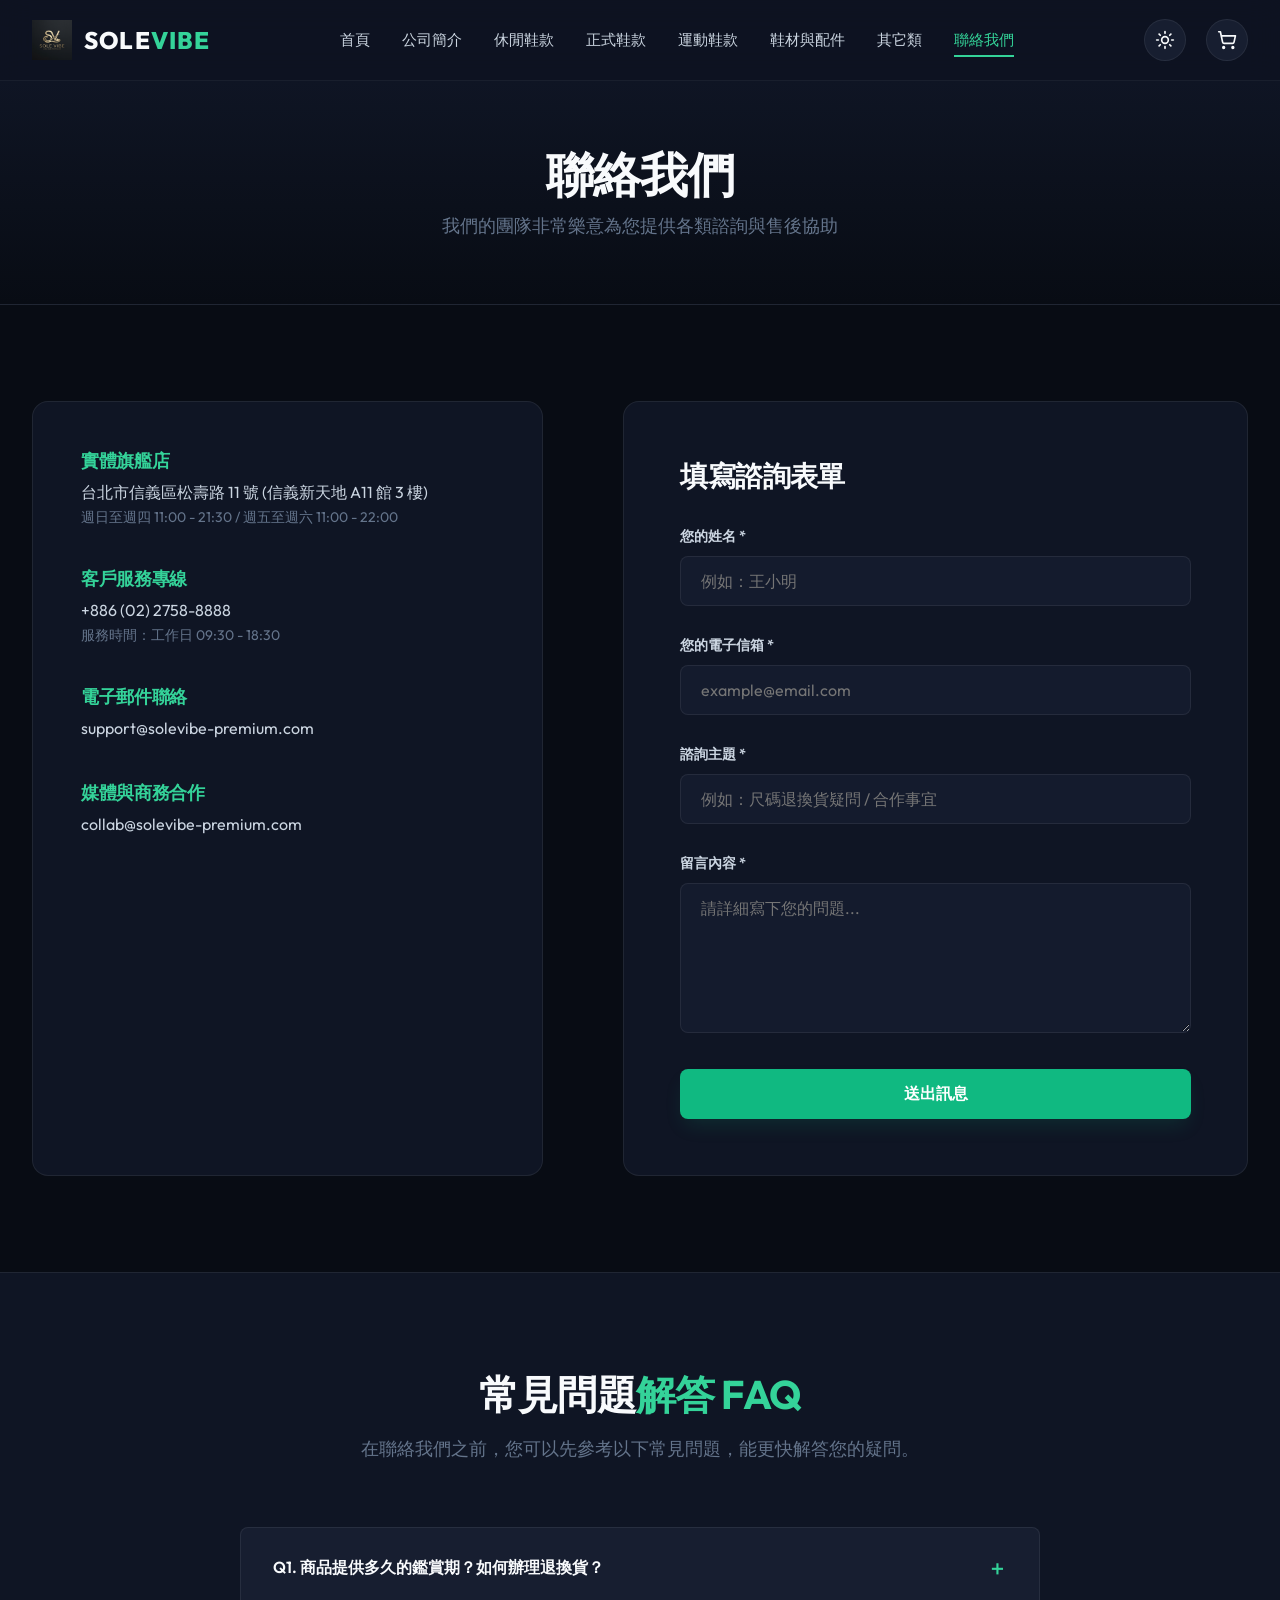
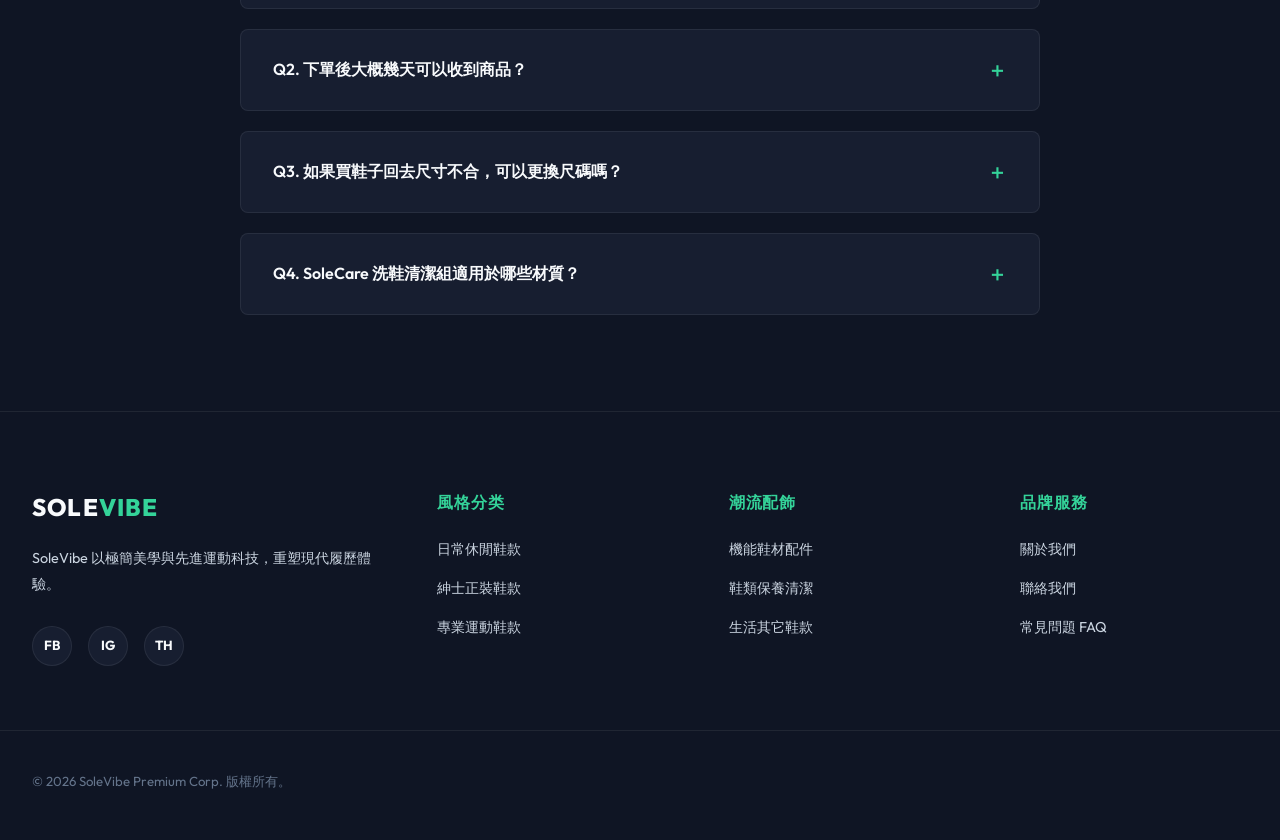
<file: contact.html>
<!DOCTYPE html>
<html lang="zh-Hant" data-theme="dark">
<head>
  <meta charset="UTF-8">
  <meta name="viewport" content="width=device-width, initial-scale=1.0">
  <title>聯絡我們 | SoleVibe 客戶支援與常見問題 FAQ</title>
  <meta name="description" content="有任何商品、訂單或門市合作的疑問嗎？請填寫聯絡表單，或查閱我們的常見問題解答。SoleVibe 團隊將於 24 小時內竭誠回覆您的諮詢。">
  <link rel="icon" type="image/png" href="assets/images/logo.png">
  <link rel="stylesheet" href="css/style.css">
</head>
<body>

  <!-- HEADER / NAVIGATION -->
  <header>
    <div class="header-container">
      <a href="index.html" class="logo-link">
        <img src="assets/images/logo.png" alt="SoleVibe Logo" class="logo-img">
        <span>SOLE<span style="color: var(--accent-light)">VIBE</span></span>
      </a>

      <nav>
        <ul class="nav-links" id="nav-links">
          <li><a href="index.html">首頁</a></li>
          <li><a href="about.html">公司簡介</a></li>
          <li><a href="casual.html">休閒鞋款</a></li>
          <li><a href="formal.html">正式鞋款</a></li>
          <li><a href="sports.html">運動鞋款</a></li>
          <li><a href="accessories.html">鞋材與配件</a></li>
          <li><a href="others.html">其它類</a></li>
          <li><a href="contact.html" class="active">聯絡我們</a></li>
        </ul>
      </nav>

      <div class="nav-actions">
        <button type="button" class="nav-btn" id="theme-toggle-btn" aria-label="切換主題" title="切換深淺色主題"></button>
        <button type="button" class="nav-btn" id="cart-btn" aria-label="查看購物袋" title="購物袋">
          <svg xmlns="http://www.w3.org/2000/svg" width="20" height="20" viewBox="0 0 24 24" fill="none" stroke="currentColor" stroke-width="2" stroke-linecap="round" stroke-linejoin="round">
            <circle cx="8" cy="21" r="1"></circle>
            <circle cx="19" cy="21" r="1"></circle>
            <path d="M2.05 2.05h2l2.66 12.42a2 2 0 0 0 2 1.58h9.78a2 2 0 0 0 1.95-1.57l1.65-7.43H5.12"></path>
          </svg>
          <span class="cart-count" style="display: none;">0</span>
        </button>
        <button type="button" class="nav-btn menu-toggle" id="menu-toggle" aria-label="開啟選單" title="導覽選單">
          <svg xmlns="http://www.w3.org/2000/svg" width="22" height="22" viewBox="0 0 24 24" fill="none" stroke="currentColor" stroke-width="2" stroke-linecap="round" stroke-linejoin="round">
            <line x1="4" y1="12" x2="20" y2="12"></line>
            <line x1="4" y1="6" x2="20" y2="6"></line>
            <line x1="4" y1="18" x2="20" y2="18"></line>
          </svg>
        </button>
      </div>
    </div>
  </header>

  <!-- MAIN CONTENT -->
  <main>
    <section class="page-header text-center">
      <div class="container">
        <h1 style="font-size: 3rem; margin-bottom: 0.5rem;">聯絡我們</h1>
        <p style="color: var(--text-muted); font-size: 1.1rem;">我們的團隊非常樂意為您提供各類諮詢與售後協助</p>
      </div>
    </section>

    <!-- CONTACT FORM & INFO -->
    <section class="section-padding">
      <div class="container contact-grid">
        <!-- Info Card -->
        <div class="contact-info-card">
          <div class="contact-info-item">
            <h4>實體旗艦店</h4>
            <p>台北市信義區松壽路 11 號 (信義新天地 A11 館 3 樓)</p>
            <p style="color: var(--text-muted); font-size: 0.875rem;">週日至週四 11:00 - 21:30 / 週五至週六 11:00 - 22:00</p>
          </div>
          
          <div class="contact-info-item">
            <h4>客戶服務專線</h4>
            <p>+886 (02) 2758-8888</p>
            <p style="color: var(--text-muted); font-size: 0.875rem;">服務時間：工作日 09:30 - 18:30</p>
          </div>

          <div class="contact-info-item">
            <h4>電子郵件聯絡</h4>
            <p>support@solevibe-premium.com</p>
          </div>

          <div class="contact-info-item">
            <h4>媒體與商務合作</h4>
            <p>collab@solevibe-premium.com</p>
          </div>
        </div>

        <!-- Form Card -->
        <div class="contact-form-box">
          <h3 style="font-size: 1.75rem; margin-bottom: 2rem;">填寫諮詢表單</h3>
          
          <form id="contact-form" onsubmit="handleFormSubmit(event)">
            <div class="form-group">
              <label for="form-name">您的姓名 *</label>
              <input type="text" id="form-name" class="form-control" required placeholder="例如：王小明">
            </div>

            <div class="form-group">
              <label for="form-email">您的電子信箱 *</label>
              <input type="email" id="form-email" class="form-control" required placeholder="example@email.com">
            </div>

            <div class="form-group">
              <label for="form-subject">諮詢主題 *</label>
              <input type="text" id="form-subject" class="form-control" required placeholder="例如：尺碼退換貨疑問 / 合作事宜">
            </div>

            <div class="form-group">
              <label for="form-message">留言內容 *</label>
              <textarea id="form-message" class="form-control" required placeholder="請詳細寫下您的問題..."></textarea>
            </div>

            <button type="submit" class="btn btn-primary" style="width: 100%;">送出訊息</button>
          </form>
        </div>
      </div>
    </section>

    <!-- FAQ SECTION -->
    <section class="section-padding faq-section" id="faq">
      <div class="container">
        <div class="section-header text-center">
          <h2>常見問題<span>解答 FAQ</span></h2>
          <p>在聯絡我們之前，您可以先參考以下常見問題，能更快解答您的疑問。</p>
        </div>

        <div class="faq-list">
          <!-- FAQ 1 -->
          <div class="faq-item">
            <div class="faq-question">
              <span>Q1. 商品提供多久的鑑賞期？如何辦理退換貨？</span>
              <span class="faq-icon">＋</span>
            </div>
            <div class="faq-answer">
              <p>我們提供商品收訖起算 7 天的鑑賞期（非試用期）。若您需要辦理退換貨，請確保商品為全新未使用狀態、包裝吊牌完整，並透過客服信箱或填寫此頁面表單與我們聯繫。我們將安排物流到府收件，換貨運費由 SoleVibe 負擔。</p>
            </div>
          </div>

          <!-- FAQ 2 -->
          <div class="faq-item">
            <div class="faq-question">
              <span>Q2. 下單後大概幾天可以收到商品？</span>
              <span class="faq-icon">＋</span>
            </div>
            <div class="faq-answer">
              <p>一般商品於下單完成付款後 1-2 個工作日內出貨。台灣本島地區配送，宅配約需 1-2 天，超商取貨約需 2-3 天送達指定門市。限量預購鞋款之配送時間，則以商品頁面公告為主。</p>
            </div>
          </div>

          <!-- FAQ 3 -->
          <div class="faq-item">
            <div class="faq-question">
              <span>Q3. 如果買鞋子回去尺寸不合，可以更換尺碼嗎？</span>
              <span class="faq-icon">＋</span>
            </div>
            <div class="faq-answer">
              <p>可以的！若您試穿後發現尺寸不合適（請於乾淨室內地板試穿），可在收到商品 7 天之內申請免費更換尺碼一次。若該款式所需尺碼已無庫存，可申請更換其他款式或全額退款。</p>
            </div>
          </div>

          <!-- FAQ 4 -->
          <div class="faq-item">
            <div class="faq-question">
              <span>Q4. SoleCare 洗鞋清潔組適用於哪些材質？</span>
              <span class="faq-icon">＋</span>
            </div>
            <div class="faq-answer">
              <p>SoleCare 洗鞋組採用 98.3% 天然溫和溫和配方，適用於絕大多數常見材質，包括：天然皮革、人造皮革、帆布、尼龍、網布等。對於麂皮（Suede）與磨砂革（Nubuck），建議使用附贈的天然馬毛刷「微濕」刷洗，並在陰涼處自然風乾。</p>
            </div>
          </div>
        </div>
      </div>
    </section>
  </main>

  <!-- CART SIDE DRAWER -->
  <div class="cart-drawer-overlay" id="cart-drawer-overlay">
    <div class="cart-drawer" id="cart-drawer">
      <div class="cart-header">
        <h3>您的購物袋</h3>
        <button type="button" class="cart-close-btn" id="cart-close-btn" aria-label="關閉購物袋">✕</button>
      </div>
      <div class="cart-items-container" id="cart-items"></div>
      <div class="cart-footer">
        <div class="cart-total-row">
          <span>小計金額</span>
          <span class="cart-total-price" id="cart-total-price">NT$ 0</span>
        </div>
        <button type="button" class="btn btn-primary checkout-btn" onclick="alert('感謝您的測試購買！')">前往結帳</button>
      </div>
    </div>
  </div>

  <!-- GLOBAL NOTIFICATION MODAL -->
  <div class="modal-overlay" id="global-modal-overlay">
    <div class="modal-content-card">
      <span class="modal-success-icon">✓</span>
      <h3>成功</h3>
      <p id="modal-text">表單提交成功！</p>
      <button type="button" class="btn btn-primary" onclick="closeGlobalModal()">確定</button>
    </div>
  </div>

  <!-- FOOTER -->
  <footer>
    <div class="footer-container container">
      <div class="footer-brand">
        <h3>SOLE<span style="color: var(--accent-light)">VIBE</span></h3>
        <p>SoleVibe 以極簡美學與先進運動科技，重塑現代履歷體驗。</p>
        <div class="footer-socials">
          <a href="#" class="social-icon">FB</a>
          <a href="#" class="social-icon">IG</a>
          <a href="#" class="social-icon">TH</a>
        </div>
      </div>
      <div class="footer-col">
        <h4>風格分类</h4>
        <ul>
          <li><a href="casual.html">日常休閒鞋款</a></li>
          <li><a href="formal.html">紳士正裝鞋款</a></li>
          <li><a href="sports.html">專業運動鞋款</a></li>
        </ul>
      </div>
      <div class="footer-col">
        <h4>潮流配飾</h4>
        <ul>
          <li><a href="accessories.html">機能鞋材配件</a></li>
          <li><a href="accessories.html">鞋類保養清潔</a></li>
          <li><a href="others.html">生活其它鞋款</a></li>
        </ul>
      </div>
      <div class="footer-col">
        <h4>品牌服務</h4>
        <ul>
          <li><a href="about.html">關於我們</a></li>
          <li><a href="contact.html">聯絡我們</a></li>
          <li><a href="contact.html#faq">常見問題 FAQ</a></li>
        </ul>
      </div>
    </div>
    <div class="footer-bottom container">
      <p>&copy; 2026 SoleVibe Premium Corp. 版權所有。</p>
    </div>
  </footer>


  <!-- JAVASCRIPT CONTROLLERS -->
  <script src="js/data.js"></script>
  <script src="js/main.js"></script>
  <script>
    // FAQ Accordion Toggle Logic
    document.addEventListener("DOMContentLoaded", () => {
      const faqItems = document.querySelectorAll(".faq-item");
      faqItems.forEach(item => {
        const question = item.querySelector(".faq-question");
        question.addEventListener("click", () => {
          // Toggle active
          const isActive = item.classList.contains("active");
          
          // Close others
          faqItems.forEach(other => other.classList.remove("active"));
          
          if (!isActive) {
            item.classList.add("active");
          }
        });
      });
    });

    // Contact Form Submission Handler
    function handleFormSubmit(e) {
      e.preventDefault();
      const name = document.getElementById("form-name").value;
      const email = document.getElementById("form-email").value;
      
      // Reset form
      document.getElementById("contact-form").reset();
      
      // Show success modal
      showGlobalNotification(`感謝您，${name}！您的諮詢表單已提交成功。我們已發送確認信件至 ${email}，客服專員將在 24 小時內回覆您。`);
    }
  </script>
</body>
</html>
</file>
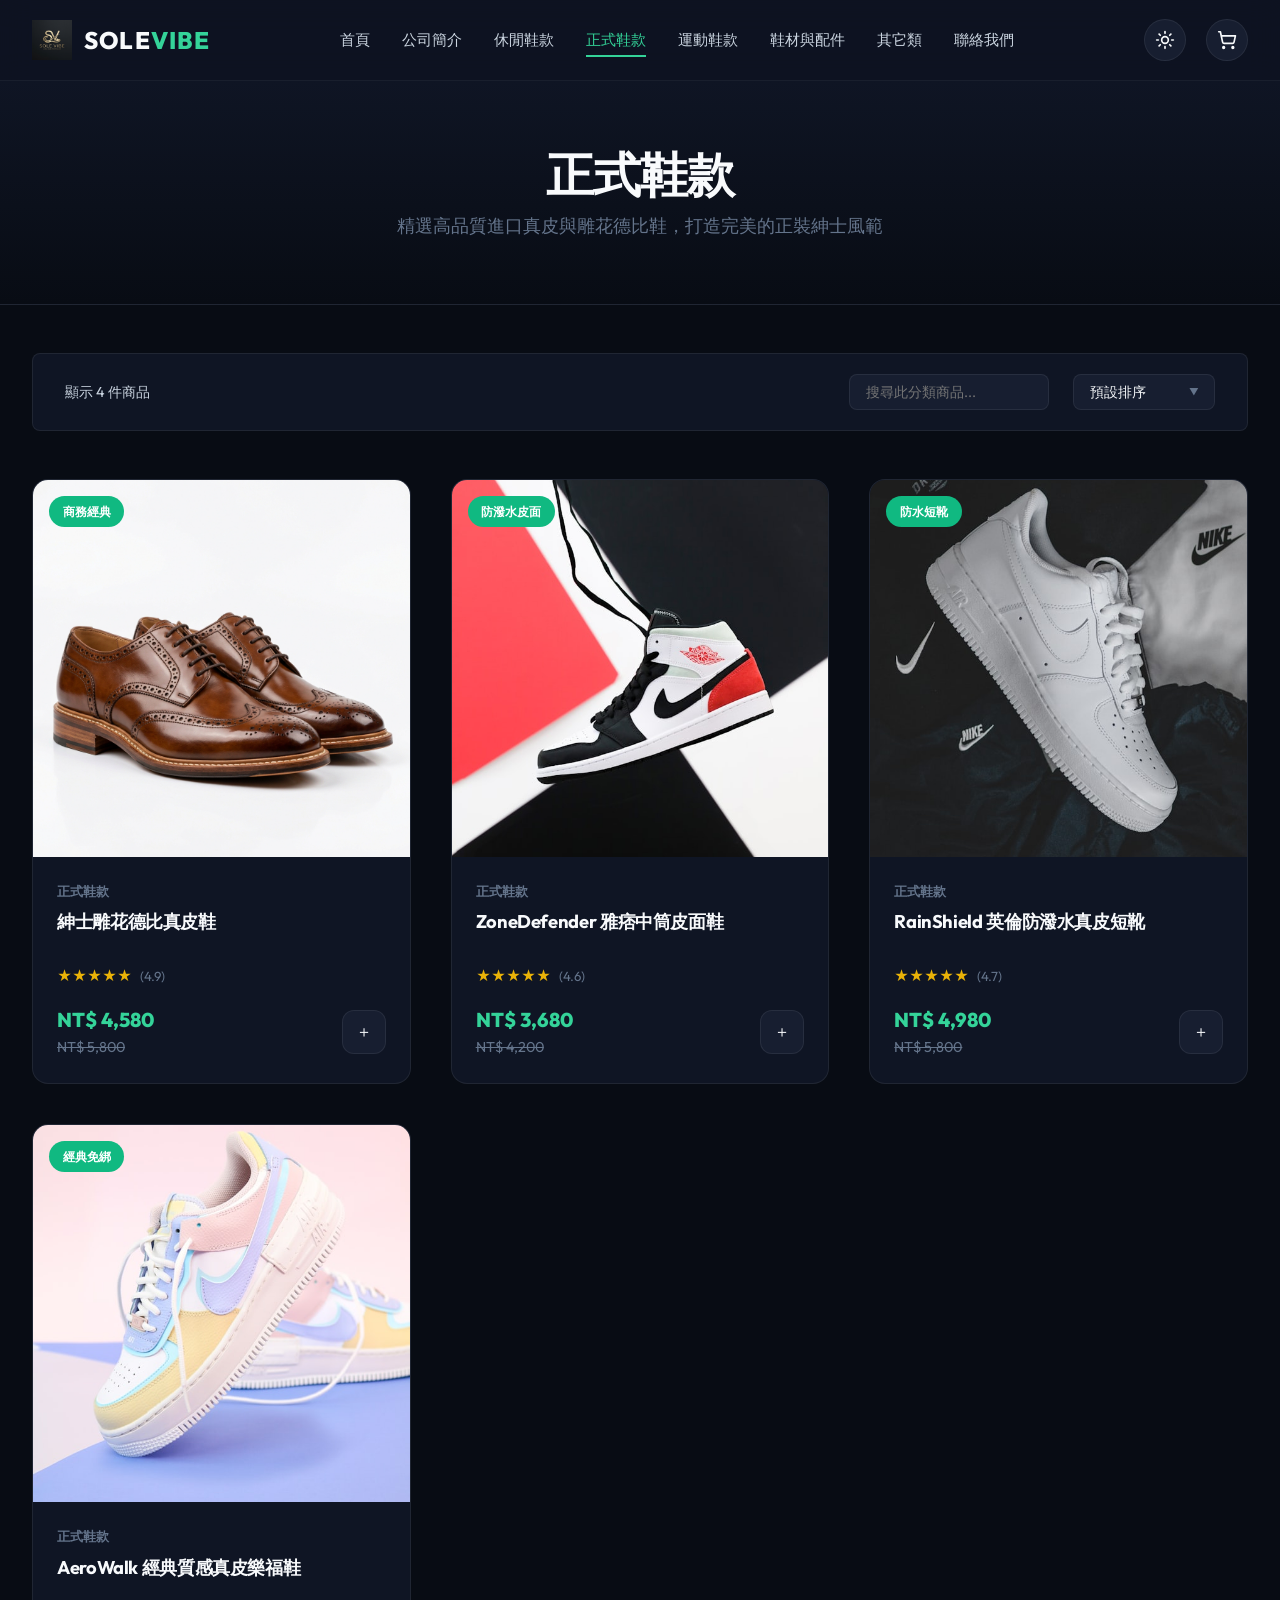
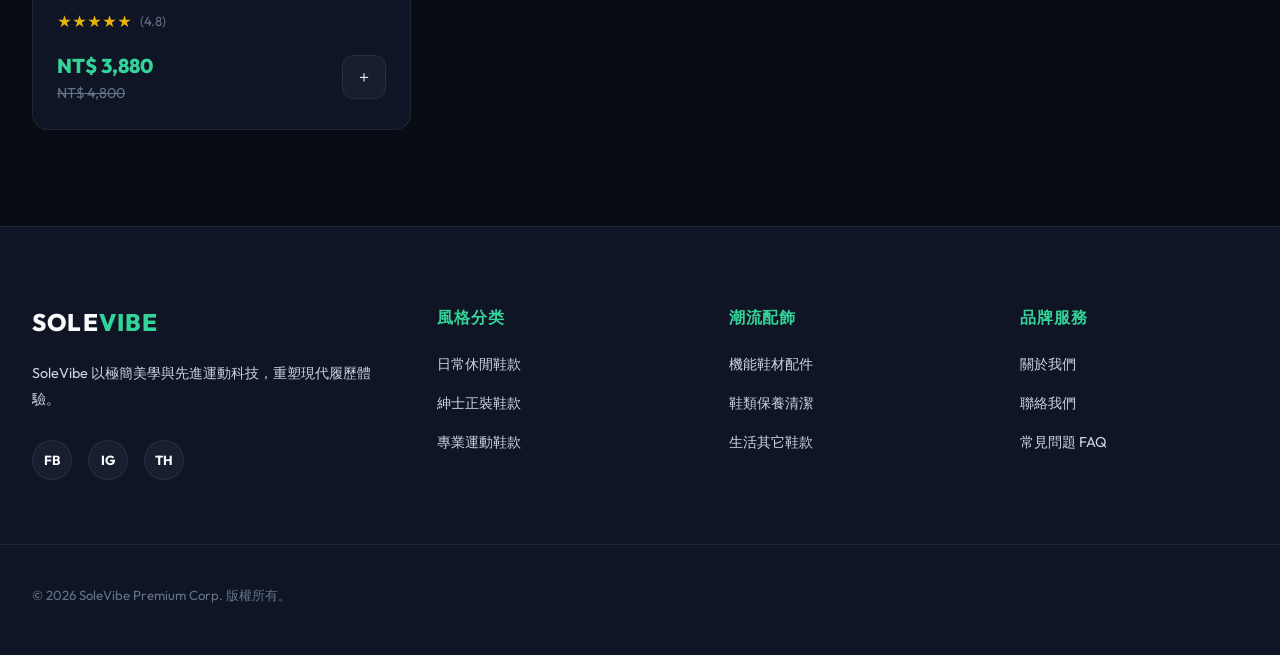
<file: formal.html>
<!DOCTYPE html>
<html lang="zh-Hant" data-theme="dark">
<head>
  <meta charset="UTF-8">
  <meta name="viewport" content="width=device-width, initial-scale=1.0">
  <title>正式服飾 | SoleVibe 商務與紳士奢華穿搭</title>
  <meta name="description" content="選購 SoleVibe 正式服飾系列，包括雕花真皮德比鞋、奢華白皮革鞋、復古麂皮鞋及中筒皮面鞋。為您的正式商務場合與優雅穿搭提供舒適支撐。">
  <link rel="icon" type="image/png" href="assets/images/logo.png">
  <link rel="stylesheet" href="css/style.css">
</head>
<body>

  <!-- HEADER / NAVIGATION -->
  <header>
    <div class="header-container">
      <a href="index.html" class="logo-link">
        <img src="assets/images/logo.png" alt="SoleVibe Logo" class="logo-img">
        <span>SOLE<span style="color: var(--accent-light)">VIBE</span></span>
      </a>

      <nav>
        <ul class="nav-links" id="nav-links">
          <li><a href="index.html">首頁</a></li>
          <li><a href="about.html">公司簡介</a></li>
          <li><a href="casual.html">休閒鞋款</a></li>
          <li><a href="formal.html"class="active">正式鞋款</a></li>
          <li><a href="sports.html">運動鞋款</a></li>
          <li><a href="accessories.html">鞋材與配件</a></li>
          <li><a href="others.html">其它類</a></li>
          <li><a href="contact.html">聯絡我們</a></li>
        </ul>
      </nav>

      <div class="nav-actions">
        <button type="button" class="nav-btn" id="theme-toggle-btn" aria-label="切換主題" title="切換深淺色主題"></button>
        <button type="button" class="nav-btn" id="cart-btn" aria-label="查看購物袋" title="購物袋">
          <svg xmlns="http://www.w3.org/2000/svg" width="20" height="20" viewBox="0 0 24 24" fill="none" stroke="currentColor" stroke-width="2" stroke-linecap="round" stroke-linejoin="round">
            <circle cx="8" cy="21" r="1"></circle>
            <circle cx="19" cy="21" r="1"></circle>
            <path d="M2.05 2.05h2l2.66 12.42a2 2 0 0 0 2 1.58h9.78a2 2 0 0 0 1.95-1.57l1.65-7.43H5.12"></path>
          </svg>
          <span class="cart-count" style="display: none;">0</span>
        </button>
        <button type="button" class="nav-btn menu-toggle" id="menu-toggle" aria-label="開啟選單" title="導覽選單">
          <svg xmlns="http://www.w3.org/2000/svg" width="22" height="22" viewBox="0 0 24 24" fill="none" stroke="currentColor" stroke-width="2" stroke-linecap="round" stroke-linejoin="round">
            <line x1="4" y1="12" x2="20" y2="12"></line>
            <line x1="4" y1="6" x2="20" y2="6"></line>
            <line x1="4" y1="18" x2="20" y2="18"></line>
          </svg>
        </button>
      </div>
    </div>
  </header>

  <!-- MAIN CONTENT -->
  <main>
    <section class="page-header text-center">
      <div class="container">
        <h1 style="font-size: 3rem; margin-bottom: 0.5rem;">正式鞋款</h1>
        <p style="color: var(--text-muted); font-size: 1.1rem;">精選高品質進口真皮與雕花德比鞋，打造完美的正裝紳士風範</p>
      </div>
    </section>

    <section class="section-padding" style="padding-top: 3rem;">
      <div class="container">
        <!-- FILTER BAR -->
        <div class="filter-bar">
          <span class="filter-count" id="product-count">顯示 0 件商品</span>
          
          <div class="filter-controls">
            <!-- Search -->
            <input type="text" id="search-input" class="form-control" placeholder="搜尋此分類商品..." style="padding: 0.4rem 1rem; border-radius: var(--border-radius-sm); font-size: 0.875rem; width: 200px; background: var(--bg-tertiary);">
            
            <!-- Sort -->
            <div class="select-wrapper">
              <select id="sort-select" aria-label="商品排序">
                <option value="default">預設排序</option>
                <option value="price-low">價格：低到高</option>
                <option value="price-high">價格：高到低</option>
                <option value="rating">依評分高低</option>
              </select>
            </div>
          </div>
        </div>

        <!-- PRODUCT GRID -->
        <div class="product-grid" id="category-products">
          <div style="grid-column: 1/-1; text-align: center; padding: 3rem;">
            <p style="color: var(--text-muted);">正在為您尋找最棒的紳裝單品...</p>
          </div>
        </div>
      </div>
    </section>
  </main>

  <!-- CART SIDE DRAWER -->
  <div class="cart-drawer-overlay" id="cart-drawer-overlay">
    <div class="cart-drawer" id="cart-drawer">
      <div class="cart-header">
        <h3>您的購物袋</h3>
        <button type="button" class="cart-close-btn" id="cart-close-btn" aria-label="關閉購物袋">✕</button>
      </div>
      <div class="cart-items-container" id="cart-items"></div>
      <div class="cart-footer">
        <div class="cart-total-row">
          <span>小計金額</span>
          <span class="cart-total-price" id="cart-total-price">NT$ 0</span>
        </div>
        <button type="button" class="btn btn-primary checkout-btn" onclick="alert('感謝您的測試購買！')">前往結帳</button>
      </div>
    </div>
  </div>

  <!-- GLOBAL NOTIFICATION MODAL -->
  <div class="modal-overlay" id="global-modal-overlay">
    <div class="modal-content-card">
      <span class="modal-success-icon">✓</span>
      <h3>提示訊息</h3>
      <p id="modal-text">商品已成功加入您的購物車！</p>
      <button type="button" class="btn btn-primary" onclick="closeGlobalModal()">確定</button>
    </div>
  </div>

  <!-- FOOTER -->
  <footer>
    <div class="footer-container container">
      <div class="footer-brand">
        <h3>SOLE<span style="color: var(--accent-light)">VIBE</span></h3>
        <p>SoleVibe 以極簡美學與先進運動科技，重塑現代履歷體驗。</p>
        <div class="footer-socials">
          <a href="#" class="social-icon">FB</a>
          <a href="#" class="social-icon">IG</a>
          <a href="#" class="social-icon">TH</a>
        </div>
      </div>
      <div class="footer-col">
        <h4>風格分类</h4>
        <ul>
          <li><a href="casual.html">日常休閒鞋款</a></li>
          <li><a href="formal.html">紳士正裝鞋款</a></li>
          <li><a href="sports.html">專業運動鞋款</a></li>
        </ul>
      </div>
      <div class="footer-col">
        <h4>潮流配飾</h4>
        <ul>
          <li><a href="accessories.html">機能鞋材配件</a></li>
          <li><a href="accessories.html">鞋類保養清潔</a></li>
          <li><a href="others.html">生活其它鞋款</a></li>
        </ul>
      </div>
      <div class="footer-col">
        <h4>品牌服務</h4>
        <ul>
          <li><a href="about.html">關於我們</a></li>
          <li><a href="contact.html">聯絡我們</a></li>
          <li><a href="contact.html#faq">常見問題 FAQ</a></li>
        </ul>
      </div>
    </div>
    <div class="footer-bottom container">
      <p>&copy; 2026 SoleVibe Premium Corp. 版權所有。</p>
    </div>
  </footer>


  <!-- JAVASCRIPT CONTROLLERS -->
  <script src="js/data.js"></script>
  <script src="js/main.js"></script>
  <script>
    const CURRENT_CATEGORY = "formal";
    
    document.addEventListener("DOMContentLoaded", () => {
      renderProducts();
      
      const searchInput = document.getElementById("search-input");
      const sortSelect = document.getElementById("sort-select");
      
      if (searchInput) searchInput.addEventListener("input", renderProducts);
      if (sortSelect) sortSelect.addEventListener("change", renderProducts);
    });

    function renderProducts() {
      const container = document.getElementById("category-products");
      const countEl = document.getElementById("product-count");
      if (!container) return;

      const query = (document.getElementById("search-input")?.value || "").toLowerCase().trim();
      const sortVal = document.getElementById("sort-select")?.value || "default";

      let filtered = shoeProducts.filter(p => p.category === CURRENT_CATEGORY);
      if (query) {
        filtered = filtered.filter(p => 
          p.zhName.toLowerCase().includes(query) || 
          p.name.toLowerCase().includes(query) || 
          p.description.toLowerCase().includes(query)
        );
      }

      if (sortVal === "price-low") {
        filtered.sort((a, b) => a.price - b.price);
      } else if (sortVal === "price-high") {
        filtered.sort((a, b) => b.price - a.price);
      } else if (sortVal === "rating") {
        filtered.sort((a, b) => b.rating - a.rating);
      }

      if (countEl) countEl.textContent = `顯示 ${filtered.length} 件商品`;

      if (filtered.length === 0) {
        container.innerHTML = `
          <div style="grid-column: 1/-1; text-align: center; padding: 4rem;">
            <p style="color: var(--text-muted); font-size: 1.1rem; margin-bottom: 1rem;">找不到符合的商品</p>
            <button class="btn btn-secondary" onclick="document.getElementById('search-input').value=''; renderProducts();">清除搜尋</button>
          </div>`;
        return;
      }

      let gridHTML = "";
      filtered.forEach(p => {
        gridHTML += `
          <div class="product-card">
            ${p.tag ? `<span class="product-card-badge">${p.tag}</span>` : ''}
            <a href="product.html?id=${p.id}" class="product-card-img-link">
              <img src="${p.image}" alt="${p.name}" class="product-card-img">
            </a>
            <div class="product-card-content">
              <span class="product-card-cat">${p.categoryZh}</span>
              <h3 class="product-card-title"><a href="product.html?id=${p.id}">${p.zhName}</a></h3>
              <div class="product-card-rating">
                <span class="stars">${'★'.repeat(Math.round(p.rating))}${'☆'.repeat(5 - Math.round(p.rating))}</span>
                <span class="rating-value">(${p.rating})</span>
              </div>
              <div class="product-card-price-row">
                <div class="price-box">
                  <span class="price-curr">NT$ ${p.price.toLocaleString()}</span>
                  ${p.originalPrice ? `<span class="price-orig">NT$ ${p.originalPrice.toLocaleString()}</span>` : ''}
                </div>
                <button type="button" class="quick-add-cart-btn" data-id="${p.id}" aria-label="加入購物車" title="加入購物車">
                  ＋
                </button>
              </div>
            </div>
          </div>
        `;
      });

      container.innerHTML = gridHTML;
    }
  </script>
</body>
</html>
</file>
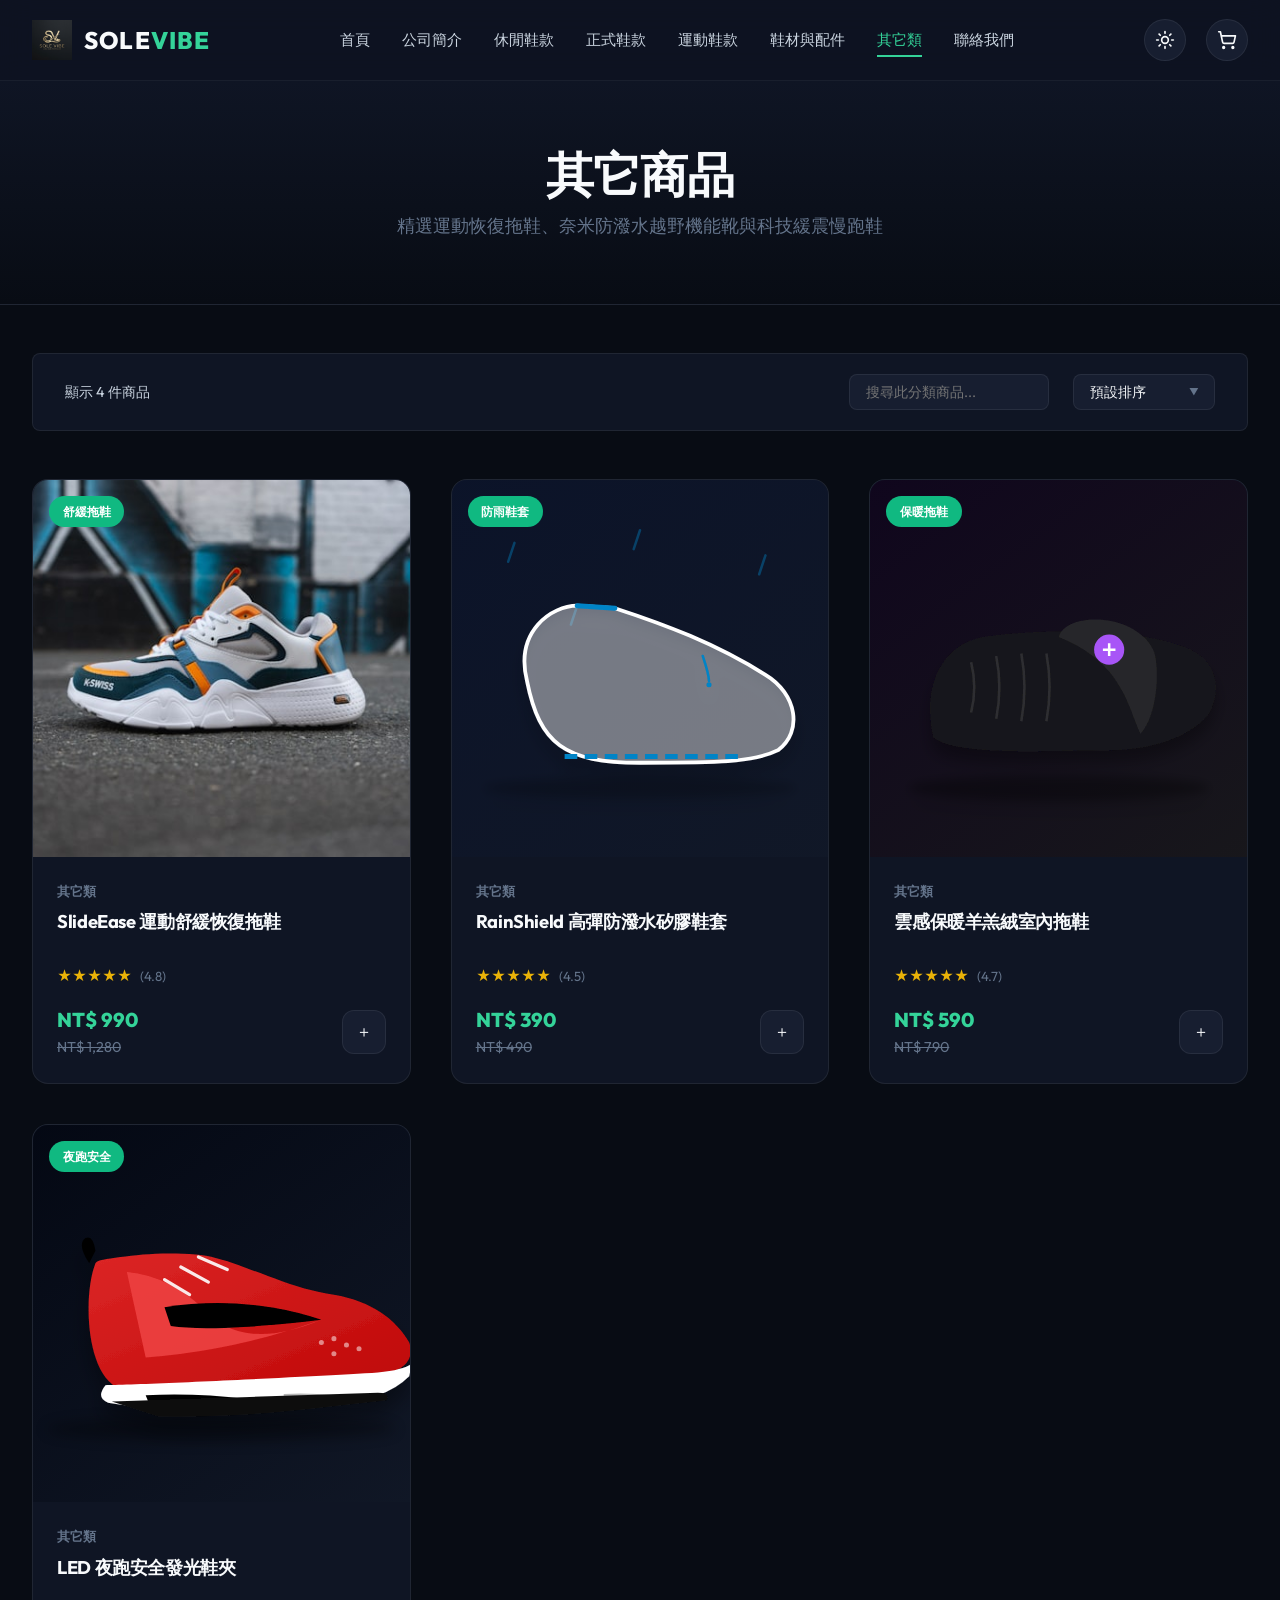
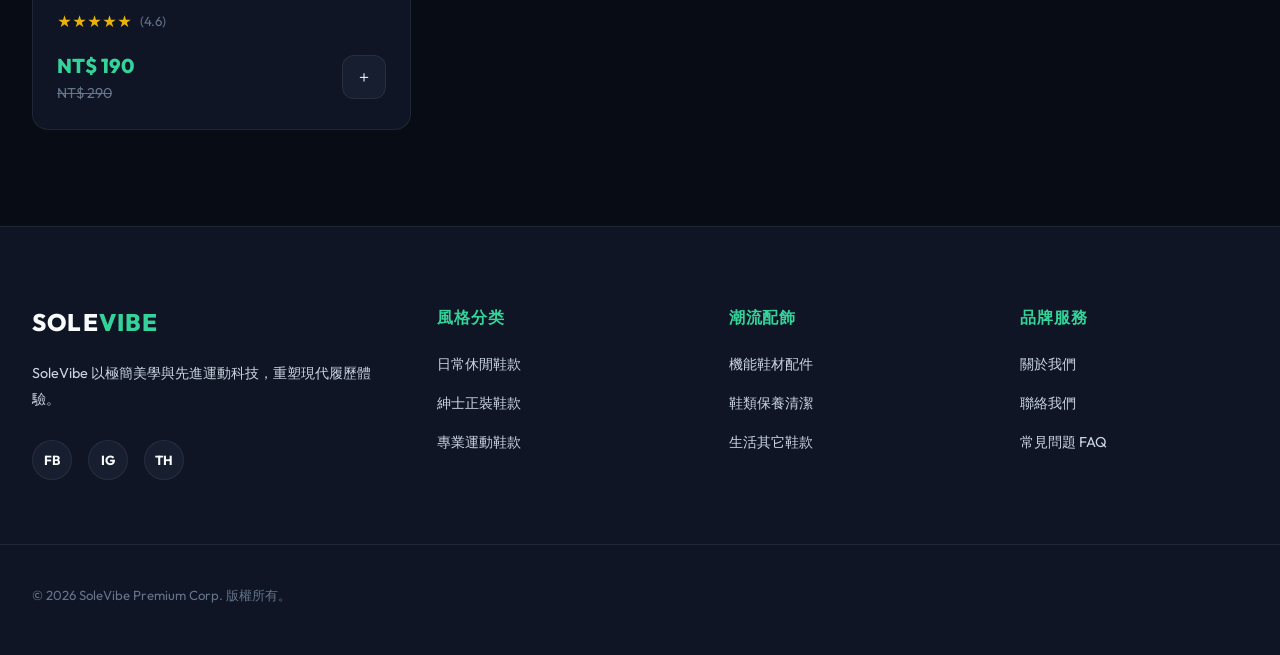
<file: others.html>
<!DOCTYPE html>
<html lang="zh-Hant" data-theme="dark">
<head>
  <meta charset="UTF-8">
  <meta name="viewport" content="width=device-width, initial-scale=1.0">
  <title>其它類 | SoleVibe 戶外防雨機能靴與運動修復拖鞋</title>
  <meta name="description" content="選購 SoleVibe 其它類產品，包含 SlideEase 舒緩恢復拖鞋、RainShield 防水機能靴與專業避震慢跑鞋。滿足您戶外探險與運動後放鬆的多元需求。">
  <link rel="icon" type="image/png" href="assets/images/logo.png">
  <link rel="stylesheet" href="css/style.css">
</head>
<body>

  <!-- HEADER / NAVIGATION -->
  <header>
    <div class="header-container">
      <a href="index.html" class="logo-link">
        <img src="assets/images/logo.png" alt="SoleVibe Logo" class="logo-img">
        <span>SOLE<span style="color: var(--accent-light)">VIBE</span></span>
      </a>

      <nav>
        <ul class="nav-links" id="nav-links">
          <li><a href="index.html">首頁</a></li>
          <li><a href="about.html">公司簡介</a></li>
          <li><a href="casual.html">休閒鞋款</a></li>
          <li><a href="formal.html">正式鞋款</a></li>
          <li><a href="sports.html">運動鞋款</a></li>
          <li><a href="accessories.html">鞋材與配件</a></li>
          <li><a href="others.html" class="active">其它類</a></li>
          <li><a href="contact.html">聯絡我們</a></li>
        </ul>
      </nav>

      <div class="nav-actions">
        <button type="button" class="nav-btn" id="theme-toggle-btn" aria-label="切換主題" title="切換深淺色主題"></button>
        <button type="button" class="nav-btn" id="cart-btn" aria-label="查看購物袋" title="購物袋">
          <svg xmlns="http://www.w3.org/2000/svg" width="20" height="20" viewBox="0 0 24 24" fill="none" stroke="currentColor" stroke-width="2" stroke-linecap="round" stroke-linejoin="round">
            <circle cx="8" cy="21" r="1"></circle>
            <circle cx="19" cy="21" r="1"></circle>
            <path d="M2.05 2.05h2l2.66 12.42a2 2 0 0 0 2 1.58h9.78a2 2 0 0 0 1.95-1.57l1.65-7.43H5.12"></path>
          </svg>
          <span class="cart-count" style="display: none;">0</span>
        </button>
        <button type="button" class="nav-btn menu-toggle" id="menu-toggle" aria-label="開啟選單" title="導覽選單">
          <svg xmlns="http://www.w3.org/2000/svg" width="22" height="22" viewBox="0 0 24 24" fill="none" stroke="currentColor" stroke-width="2" stroke-linecap="round" stroke-linejoin="round">
            <line x1="4" y1="12" x2="20" y2="12"></line>
            <line x1="4" y1="6" x2="20" y2="6"></line>
            <line x1="4" y1="18" x2="20" y2="18"></line>
          </svg>
        </button>
      </div>
    </div>
  </header>

  <!-- MAIN CONTENT -->
  <main>
    <section class="page-header text-center">
      <div class="container">
        <h1 style="font-size: 3rem; margin-bottom: 0.5rem;">其它商品</h1>
        <p style="color: var(--text-muted); font-size: 1.1rem;">精選運動恢復拖鞋、奈米防潑水越野機能靴與科技緩震慢跑鞋</p>
      </div>
    </section>

    <section class="section-padding" style="padding-top: 3rem;">
      <div class="container">
        <!-- FILTER BAR -->
        <div class="filter-bar">
          <span class="filter-count" id="product-count">顯示 0 件商品</span>
          
          <div class="filter-controls">
            <!-- Search -->
            <input type="text" id="search-input" class="form-control" placeholder="搜尋此分類商品..." style="padding: 0.4rem 1rem; border-radius: var(--border-radius-sm); font-size: 0.875rem; width: 200px; background: var(--bg-tertiary);">
            
            <!-- Sort -->
            <div class="select-wrapper">
              <select id="sort-select" aria-label="商品排序">
                <option value="default">預設排序</option>
                <option value="price-low">價格：低到高</option>
                <option value="price-high">價格：高到低</option>
                <option value="rating">依評分高低</option>
              </select>
            </div>
          </div>
        </div>

        <!-- PRODUCT GRID -->
        <div class="product-grid" id="category-products">
          <div style="grid-column: 1/-1; text-align: center; padding: 3rem;">
            <p style="color: var(--text-muted);">正在為您尋找最棒的機能單品...</p>
          </div>
        </div>
      </div>
    </section>
  </main>

  <!-- CART SIDE DRAWER -->
  <div class="cart-drawer-overlay" id="cart-drawer-overlay">
    <div class="cart-drawer" id="cart-drawer">
      <div class="cart-header">
        <h3>您的購物袋</h3>
        <button type="button" class="cart-close-btn" id="cart-close-btn" aria-label="關閉購物袋">✕</button>
      </div>
      <div class="cart-items-container" id="cart-items"></div>
      <div class="cart-footer">
        <div class="cart-total-row">
          <span>小計金額</span>
          <span class="cart-total-price" id="cart-total-price">NT$ 0</span>
        </div>
        <button type="button" class="btn btn-primary checkout-btn" onclick="alert('感謝您的測試購買！')">前往結帳</button>
      </div>
    </div>
  </div>

  <!-- GLOBAL NOTIFICATION MODAL -->
  <div class="modal-overlay" id="global-modal-overlay">
    <div class="modal-content-card">
      <span class="modal-success-icon">✓</span>
      <h3>提示訊息</h3>
      <p id="modal-text">商品已成功加入您的購物車！</p>
      <button type="button" class="btn btn-primary" onclick="closeGlobalModal()">確定</button>
    </div>
  </div>

  <!-- FOOTER -->
  <footer>
    <div class="footer-container container">
      <div class="footer-brand">
        <h3>SOLE<span style="color: var(--accent-light)">VIBE</span></h3>
        <p>SoleVibe 以極簡美學與先進運動科技，重塑現代履歷體驗。</p>
        <div class="footer-socials">
          <a href="#" class="social-icon">FB</a>
          <a href="#" class="social-icon">IG</a>
          <a href="#" class="social-icon">TH</a>
        </div>
      </div>
      <div class="footer-col">
        <h4>風格分类</h4>
        <ul>
          <li><a href="casual.html">日常休閒鞋款</a></li>
          <li><a href="formal.html">紳士正裝鞋款</a></li>
          <li><a href="sports.html">專業運動鞋款</a></li>
        </ul>
      </div>
      <div class="footer-col">
        <h4>潮流配飾</h4>
        <ul>
          <li><a href="accessories.html">機能鞋材配件</a></li>
          <li><a href="accessories.html">鞋類保養清潔</a></li>
          <li><a href="others.html">生活其它鞋款</a></li>
        </ul>
      </div>
      <div class="footer-col">
        <h4>品牌服務</h4>
        <ul>
          <li><a href="about.html">關於我們</a></li>
          <li><a href="contact.html">聯絡我們</a></li>
          <li><a href="contact.html#faq">常見問題 FAQ</a></li>
        </ul>
      </div>
    </div>
    <div class="footer-bottom container">
      <p>&copy; 2026 SoleVibe Premium Corp. 版權所有。</p>
    </div>
  </footer>


  <!-- JAVASCRIPT CONTROLLERS -->
  <script src="js/data.js"></script>
  <script src="js/main.js"></script>
  <script>
    const CURRENT_CATEGORY = "others";
    
    document.addEventListener("DOMContentLoaded", () => {
      renderProducts();
      
      const searchInput = document.getElementById("search-input");
      const sortSelect = document.getElementById("sort-select");
      
      if (searchInput) searchInput.addEventListener("input", renderProducts);
      if (sortSelect) sortSelect.addEventListener("change", renderProducts);
    });

    function renderProducts() {
      const container = document.getElementById("category-products");
      const countEl = document.getElementById("product-count");
      if (!container) return;

      const query = (document.getElementById("search-input")?.value || "").toLowerCase().trim();
      const sortVal = document.getElementById("sort-select")?.value || "default";

      let filtered = shoeProducts.filter(p => p.category === CURRENT_CATEGORY);
      if (query) {
        filtered = filtered.filter(p => 
          p.zhName.toLowerCase().includes(query) || 
          p.name.toLowerCase().includes(query) || 
          p.description.toLowerCase().includes(query)
        );
      }

      if (sortVal === "price-low") {
        filtered.sort((a, b) => a.price - b.price);
      } else if (sortVal === "price-high") {
        filtered.sort((a, b) => b.price - a.price);
      } else if (sortVal === "rating") {
        filtered.sort((a, b) => b.rating - a.rating);
      }

      if (countEl) countEl.textContent = `顯示 ${filtered.length} 件商品`;

      if (filtered.length === 0) {
        container.innerHTML = `
          <div style="grid-column: 1/-1; text-align: center; padding: 4rem;">
            <p style="color: var(--text-muted); font-size: 1.1rem; margin-bottom: 1rem;">找不到符合的商品</p>
            <button class="btn btn-secondary" onclick="document.getElementById('search-input').value=''; renderProducts();">清除搜尋</button>
          </div>`;
        return;
      }

      let gridHTML = "";
      filtered.forEach(p => {
        gridHTML += `
          <div class="product-card">
            ${p.tag ? `<span class="product-card-badge">${p.tag}</span>` : ''}
            <a href="product.html?id=${p.id}" class="product-card-img-link">
              <img src="${p.image}" alt="${p.name}" class="product-card-img">
            </a>
            <div class="product-card-content">
              <span class="product-card-cat">${p.categoryZh}</span>
              <h3 class="product-card-title"><a href="product.html?id=${p.id}">${p.zhName}</a></h3>
              <div class="product-card-rating">
                <span class="stars">${'★'.repeat(Math.round(p.rating))}${'☆'.repeat(5 - Math.round(p.rating))}</span>
                <span class="rating-value">(${p.rating})</span>
              </div>
              <div class="product-card-price-row">
                <div class="price-box">
                  <span class="price-curr">NT$ ${p.price.toLocaleString()}</span>
                  ${p.originalPrice ? `<span class="price-orig">NT$ ${p.originalPrice.toLocaleString()}</span>` : ''}
                </div>
                <button type="button" class="quick-add-cart-btn" data-id="${p.id}" aria-label="加入購物車" title="加入購物車">
                  ＋
                </button>
              </div>
            </div>
          </div>
        `;
      });

      container.innerHTML = gridHTML;
    }
  </script>
</body>
</html>
</file>
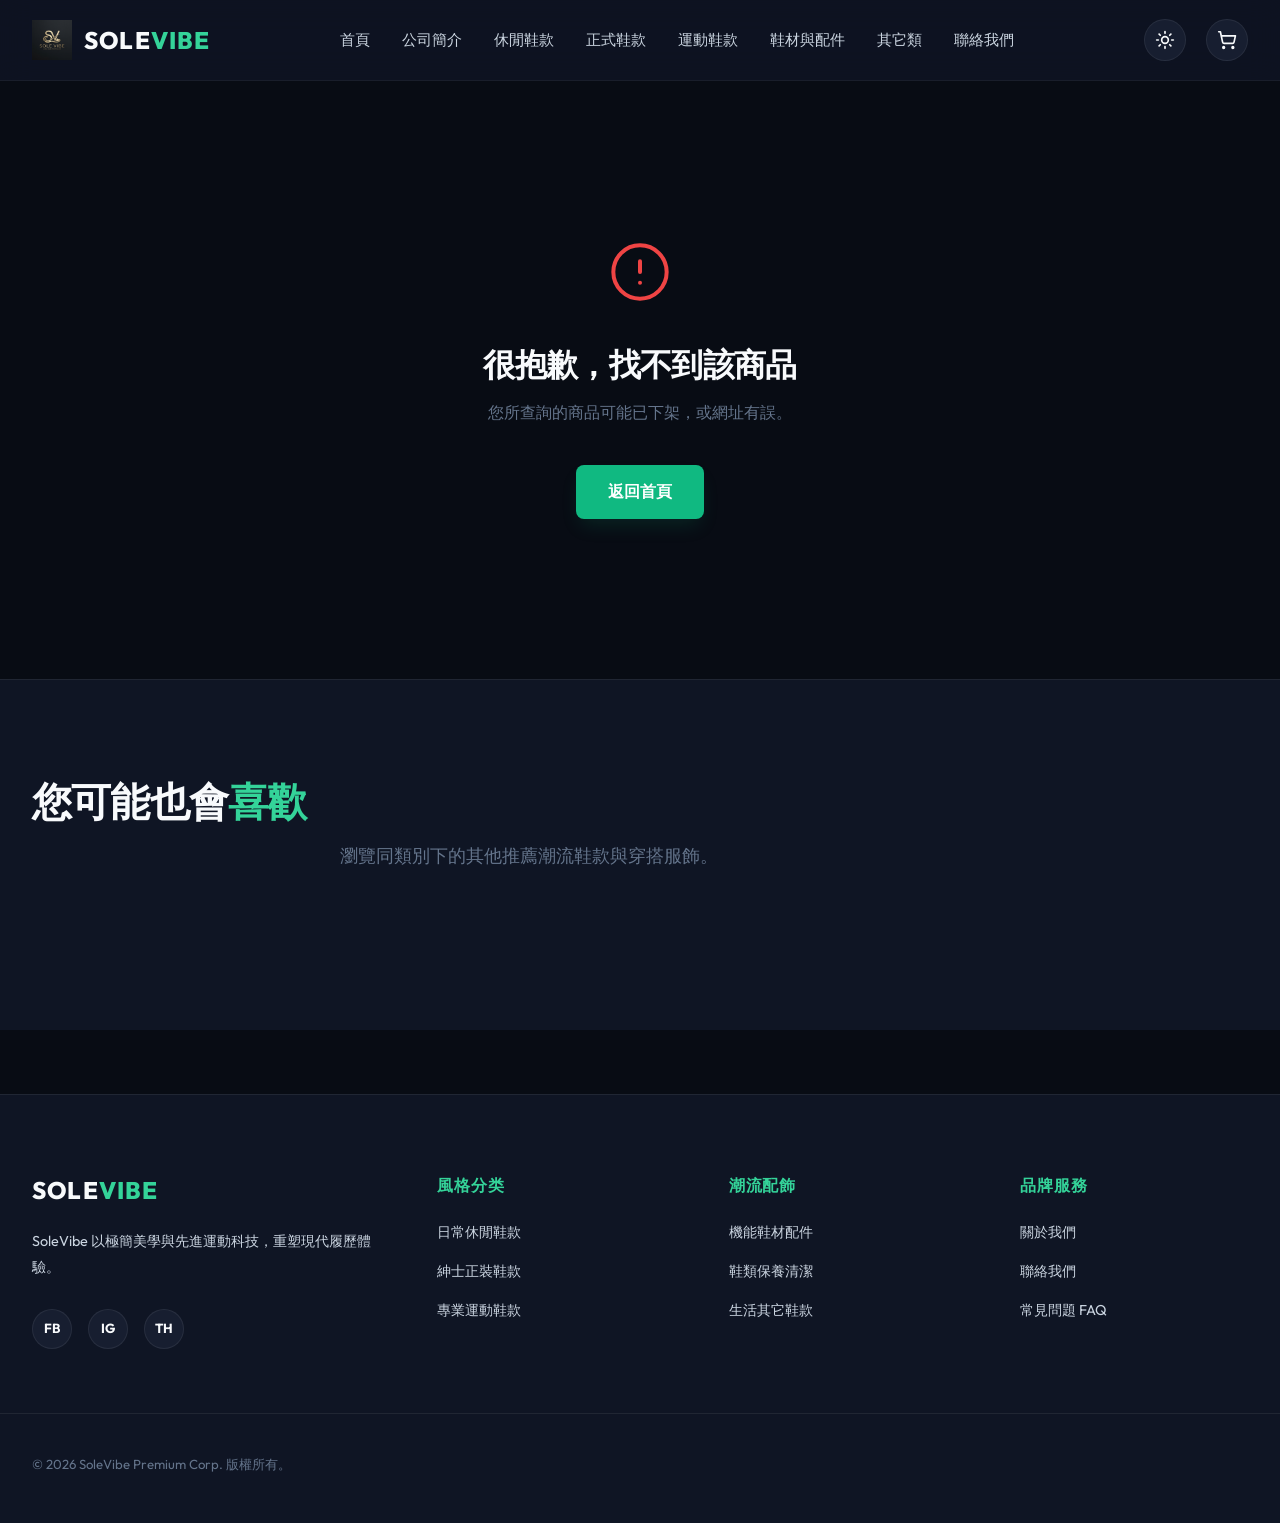
<file: product.html>
<!DOCTYPE html>
<html lang="zh-Hant" data-theme="dark">
<head>
  <meta charset="UTF-8">
  <meta name="viewport" content="width=device-width, initial-scale=1.0">
  <title>商品詳情 | SoleVibe 奢華體驗</title>
  <link rel="icon" type="image/png" href="assets/images/logo.png">
  <link rel="stylesheet" href="css/style.css">
</head>
<body>

  <!-- HEADER / NAVIGATION -->
  <header>
    <div class="header-container">
      <a href="index.html" class="logo-link">
        <img src="assets/images/logo.png" alt="SoleVibe Logo" class="logo-img">
        <span>SOLE<span style="color: var(--accent-light)">VIBE</span></span>
      </a>

      <nav>
        <ul class="nav-links" id="nav-links">
          <li><a href="index.html">首頁</a></li>
          <li><a href="about.html">公司簡介</a></li>
          <li><a href="casual.html">休閒鞋款</a></li>
          <li><a href="formal.html">正式鞋款</a></li>
          <li><a href="sports.html">運動鞋款</a></li>
          <li><a href="accessories.html">鞋材與配件</a></li>
          <li><a href="others.html">其它類</a></li>
          <li><a href="contact.html">聯絡我們</a></li>
        </ul>
      </nav>

      <div class="nav-actions">
        <button type="button" class="nav-btn" id="theme-toggle-btn" aria-label="切換主題" title="切換深淺色主題"></button>
        <button type="button" class="nav-btn" id="cart-btn" aria-label="查看購物袋" title="購物袋">
          <svg xmlns="http://www.w3.org/2000/svg" width="20" height="20" viewBox="0 0 24 24" fill="none" stroke="currentColor" stroke-width="2" stroke-linecap="round" stroke-linejoin="round">
            <circle cx="8" cy="21" r="1"></circle>
            <circle cx="19" cy="21" r="1"></circle>
            <path d="M2.05 2.05h2l2.66 12.42a2 2 0 0 0 2 1.58h9.78a2 2 0 0 0 1.95-1.57l1.65-7.43H5.12"></path>
          </svg>
          <span class="cart-count" style="display: none;">0</span>
        </button>
        <button type="button" class="nav-btn menu-toggle" id="menu-toggle" aria-label="開啟選單" title="導覽選單">
          <svg xmlns="http://www.w3.org/2000/svg" width="22" height="22" viewBox="0 0 24 24" fill="none" stroke="currentColor" stroke-width="2" stroke-linecap="round" stroke-linejoin="round">
            <line x1="4" y1="12" x2="20" y2="12"></line>
            <line x1="4" y1="6" x2="20" y2="6"></line>
            <line x1="4" y1="18" x2="20" y2="18"></line>
          </svg>
        </button>
      </div>
    </div>
  </header>

  <!-- MAIN APP CONTAINER -->
  <main style="padding: 4rem 0;">
    <div class="container" id="product-detail-container">
      <!-- Loading Placeholder -->
      <div style="text-align: center; padding: 6rem 0;">
        <h2 style="font-weight: 700; margin-bottom: 1rem;">正在為您準備高質感展示...</h2>
        <p style="color: var(--text-muted);">請稍候，我們正在讀取商品細節。</p>
      </div>
    </div>

    <!-- RELATED PRODUCTS SECTION -->
    <section class="section-padding" style="background: var(--bg-secondary); border-top: 1px solid var(--border-color); margin-top: 4rem;">
      <div class="container">
        <div class="section-header">
          <h2>您可能也會<span>喜歡</span></h2>
          <p>瀏覽同類別下的其他推薦潮流鞋款與穿搭服飾。</p>
        </div>
        <div class="product-grid" id="related-products-grid">
          <!-- Rendered dynamically -->
        </div>
      </div>
    </section>
  </main>

  <!-- CART SIDE DRAWER -->
  <div class="cart-drawer-overlay" id="cart-drawer-overlay">
    <div class="cart-drawer" id="cart-drawer">
      <div class="cart-header">
        <h3>您的購物袋</h3>
        <button type="button" class="cart-close-btn" id="cart-close-btn" aria-label="關閉購物袋">✕</button>
      </div>
      <div class="cart-items-container" id="cart-items"></div>
      <div class="cart-footer">
        <div class="cart-total-row">
          <span>小計金額</span>
          <span class="cart-total-price" id="cart-total-price">NT$ 0</span>
        </div>
        <button type="button" class="btn btn-primary checkout-btn" onclick="alert('感謝您的測試購買！')">前往結帳</button>
      </div>
    </div>
  </div>

  <!-- GLOBAL NOTIFICATION MODAL -->
  <div class="modal-overlay" id="global-modal-overlay">
    <div class="modal-content-card">
      <span class="modal-success-icon">✓</span>
      <h3>提示訊息</h3>
      <p id="modal-text">商品已成功加入您的購物車！</p>
      <button type="button" class="btn btn-primary" onclick="closeGlobalModal()">確定</button>
    </div>
  </div>

  <!-- FOOTER -->
  <footer>
    <div class="footer-container container">
      <div class="footer-brand">
        <h3>SOLE<span style="color: var(--accent-light)">VIBE</span></h3>
        <p>SoleVibe 以極簡美學與先進運動科技，重塑現代履歷體驗。</p>
        <div class="footer-socials">
          <a href="#" class="social-icon">FB</a>
          <a href="#" class="social-icon">IG</a>
          <a href="#" class="social-icon">TH</a>
        </div>
      </div>
      <div class="footer-col">
        <h4>風格分类</h4>
        <ul>
          <li><a href="casual.html">日常休閒鞋款</a></li>
          <li><a href="formal.html">紳士正裝鞋款</a></li>
          <li><a href="sports.html">專業運動鞋款</a></li>
        </ul>
      </div>
      <div class="footer-col">
        <h4>潮流配飾</h4>
        <ul>
          <li><a href="accessories.html">機能鞋材配件</a></li>
          <li><a href="accessories.html">鞋類保養清潔</a></li>
          <li><a href="others.html">生活其它鞋款</a></li>
        </ul>
      </div>
      <div class="footer-col">
        <h4>品牌服務</h4>
        <ul>
          <li><a href="about.html">關於我們</a></li>
          <li><a href="contact.html">聯絡我們</a></li>
          <li><a href="contact.html#faq">常見問題 FAQ</a></li>
        </ul>
      </div>
    </div>
    <div class="footer-bottom container">
      <p>&copy; 2026 SoleVibe Premium Corp. 版權所有。</p>
    </div>
  </footer>


  <!-- JAVASCRIPT CONTROLLERS -->
  <script src="js/data.js"></script>
  <script src="js/main.js"></script>
  <script>
    let selectedSize = "";
    let selectedColor = "";
    let quantity = 1;
    let currentProduct = null;

    document.addEventListener("DOMContentLoaded", () => {
      // Parse product ID from URL query param
      const urlParams = new URLSearchParams(window.location.search);
      const productId = urlParams.get("id");

      if (!productId) {
        renderProductNotFound();
        return;
      }

      currentProduct = shoeProducts.find(p => p.id === productId);
      if (!currentProduct) {
        renderProductNotFound();
        return;
      }

      // Initialize selected values
      selectedSize = currentProduct.sizes[0];
      selectedColor = currentProduct.colors[0].name;
      quantity = 1;

      // Update Page Title
      document.title = `${currentProduct.zhName} | SoleVibe 頂級電商`;

      renderProductDetail();
      renderRelatedProducts();
    });

    function renderProductNotFound() {
      const container = document.getElementById("product-detail-container");
      container.innerHTML = `
        <div style="text-align: center; padding: 6rem 0;">
          <svg xmlns="http://www.w3.org/2000/svg" width="64" height="64" viewBox="0 0 24 24" fill="none" stroke="currentColor" stroke-width="1.5" stroke-linecap="round" stroke-linejoin="round" style="color: var(--danger); margin-bottom: 2rem;">
            <circle cx="12" cy="12" r="10"></circle>
            <line x1="12" y1="8" x2="12" y2="12"></line>
            <line x1="12" y1="16" x2="12.01" y2="16"></line>
          </svg>
          <h2 style="font-size: 2rem; margin-bottom: 1rem;">很抱歉，找不到該商品</h2>
          <p style="color: var(--text-muted); margin-bottom: 2.5rem;">您所查詢的商品可能已下架，或網址有誤。</p>
          <a href="index.html" class="btn btn-primary">返回首頁</a>
        </div>`;
    }

    function renderProductDetail() {
      const container = document.getElementById("product-detail-container");
      if (!container || !currentProduct) return;

      let featuresHTML = "";
      currentProduct.features.forEach(f => {
        featuresHTML += `<li>${f}</li>`;
      });

      let sizeSelectorHTML = "";
      currentProduct.sizes.forEach(sz => {
        const isSel = sz === selectedSize ? "selected" : "";
        sizeSelectorHTML += `<button class="option-btn ${isSel}" onclick="selectSize('${sz}')">${sz}</button>`;
      });

      let colorSelectorHTML = "";
      currentProduct.colors.forEach(col => {
        const isSel = col.name === selectedColor ? "selected" : "";
        colorSelectorHTML += `
          <button class="color-dot-btn ${isSel}" onclick="selectColor('${col.name}')" title="${col.name}">
            <span class="color-dot-inner" style="background-color: ${col.hex};"></span>
          </button>`;
      });

      container.innerHTML = `
        <div class="product-detail-grid">
          <!-- Left: Image -->
          <div class="product-detail-img-box">
            <img src="${currentProduct.image}" alt="${currentProduct.name}" class="product-detail-img">
          </div>
          
          <!-- Right: Details -->
          <div class="product-detail-info">
            ${currentProduct.tag ? `<span class="product-detail-tag">${currentProduct.tag}</span>` : ""}
            <h1 class="product-detail-title">${currentProduct.zhName}</h1>
            <p style="color: var(--text-muted); font-size: 1.1rem; margin-bottom: 1.5rem;">${currentProduct.name}</p>
            
            <div class="product-detail-meta">
              <div class="product-card-rating">
                <span class="stars" style="font-size: 1.1rem;">${'★'.repeat(Math.round(currentProduct.rating))}${'☆'.repeat(5 - Math.round(currentProduct.rating))}</span>
                <span class="rating-value" style="font-size: 0.95rem;">評分 ${currentProduct.rating} (${currentProduct.reviewsCount} 則真實評價)</span>
              </div>
            </div>

            <div class="product-detail-price">
              <span class="price-curr">NT$ ${currentProduct.price.toLocaleString()}</span>
              ${currentProduct.originalPrice ? `<span class="price-orig">NT$ ${currentProduct.originalPrice.toLocaleString()}</span>` : ""}
            </div>

            <p class="product-detail-desc">${currentProduct.description}</p>

            <!-- Color Selector -->
            <div class="selector-section">
              <div class="selector-title">選擇顏色: <span style="color: var(--accent-light); text-transform:none;" id="color-label">${selectedColor}</span></div>
              <div class="variant-options">
                ${colorSelectorHTML}
              </div>
            </div>

            <!-- Size Selector -->
            <div class="selector-section">
              <div class="selector-title">選擇尺寸 / 規格: <span style="color: var(--accent-light); text-transform:none;" id="size-label">${selectedSize}</span></div>
              <div class="variant-options">
                ${sizeSelectorHTML}
              </div>
            </div>

            <!-- Actions (Qty & Add to Cart) -->
            <div class="product-detail-actions">
              <div class="detail-qty">
                <button type="button" onclick="changeQty(-1)">-</button>
                <span id="detail-qty-val">${quantity}</span>
                <button type="button" onclick="changeQty(1)">+</button>
              </div>
              <button type="button" class="btn btn-primary" onclick="handleAddToCartClick()" style="flex: 1;">
                加入購物袋
              </button>
            </div>

            <!-- Features -->
            <div class="selector-section">
              <div class="selector-title">商品特點</div>
              <ul class="features-list">
                ${featuresHTML}
              </ul>
            </div>
          </div>
        </div>`;
    }

    window.selectSize = function(size) {
      selectedSize = size;
      const label = document.getElementById("size-label");
      if (label) label.textContent = size;
      
      // Update styling
      const buttons = document.querySelectorAll(".selector-section:nth-of-type(2) .option-btn");
      buttons.forEach(btn => {
        if (btn.textContent === size) {
          btn.classList.add("selected");
        } else {
          btn.classList.remove("selected");
        }
      });
    };

    window.selectColor = function(colorName) {
      selectedColor = colorName;
      const label = document.getElementById("color-label");
      if (label) label.textContent = colorName;
      
      // Update styling
      const buttons = document.querySelectorAll(".color-dot-btn");
      currentProduct.colors.forEach((col, index) => {
        const btn = buttons[index];
        if (btn) {
          if (col.name === colorName) {
            btn.classList.add("selected");
          } else {
            btn.classList.remove("selected");
          }
        }
      });
    };

    window.changeQty = function(delta) {
      quantity += delta;
      if (quantity < 1) quantity = 1;
      const qtyEl = document.getElementById("detail-qty-val");
      if (qtyEl) qtyEl.textContent = quantity;
    };

    window.handleAddToCartClick = function() {
      if (!currentProduct) return;
      // Add custom quantity logic
      for (let i = 0; i < quantity; i++) {
        window.addToCart(currentProduct.id, selectedSize, selectedColor);
      }
      // Reset details qty display
      quantity = 1;
      const qtyEl = document.getElementById("detail-qty-val");
      if (qtyEl) qtyEl.textContent = quantity;
    };

    function renderRelatedProducts() {
      const grid = document.getElementById("related-products-grid");
      if (!grid || !currentProduct) return;

      // Filter other products in the same category
      let related = shoeProducts.filter(p => p.category === currentProduct.category && p.id !== currentProduct.id);
      
      // Take up to 4
      related = related.slice(0, 4);

      if (related.length === 0) {
        // Fallback: take any other products
        related = shoeProducts.filter(p => p.id !== currentProduct.id).slice(0, 4);
      }

      let html = "";
      related.forEach(p => {
        html += `
          <div class="product-card">
            ${p.tag ? `<span class="product-card-badge">${p.tag}</span>` : ''}
            <a href="product.html?id=${p.id}" class="product-card-img-link">
              <img src="${p.image}" alt="${p.name}" class="product-card-img">
            </a>
            <div class="product-card-content">
              <span class="product-card-cat">${p.categoryZh}</span>
              <h3 class="product-card-title"><a href="product.html?id=${p.id}">${p.zhName}</a></h3>
              <div class="product-card-rating">
                <span class="stars">${'★'.repeat(Math.round(p.rating))}${'☆'.repeat(5 - Math.round(p.rating))}</span>
                <span class="rating-value">(${p.rating})</span>
              </div>
              <div class="product-card-price-row">
                <div class="price-box">
                  <span class="price-curr">NT$ ${p.price.toLocaleString()}</span>
                </div>
                <button type="button" class="quick-add-cart-btn" data-id="${p.id}" aria-label="加入購物車" title="加入購物車">
                  ＋
                </button>
              </div>
            </div>
          </div>`;
      });

      grid.innerHTML = html;
    }
  </script>
</body>
</html>
</file>
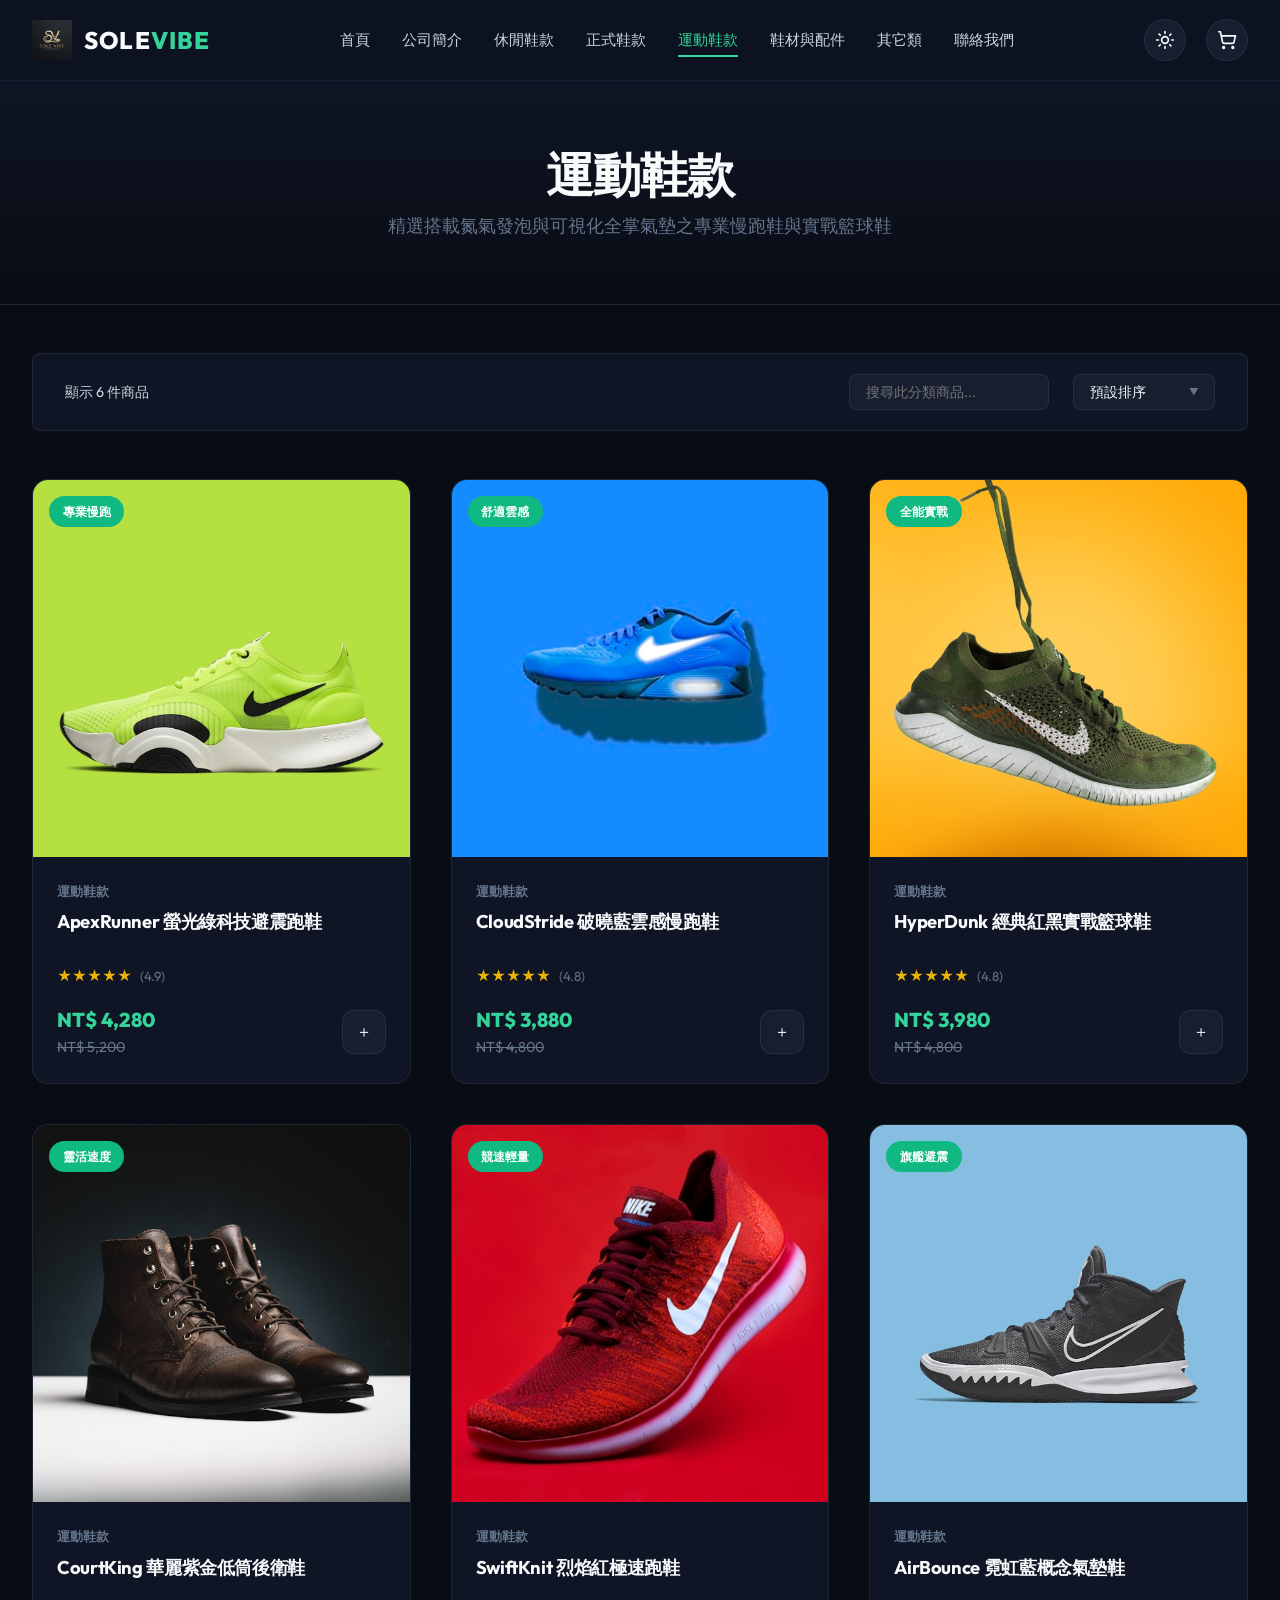
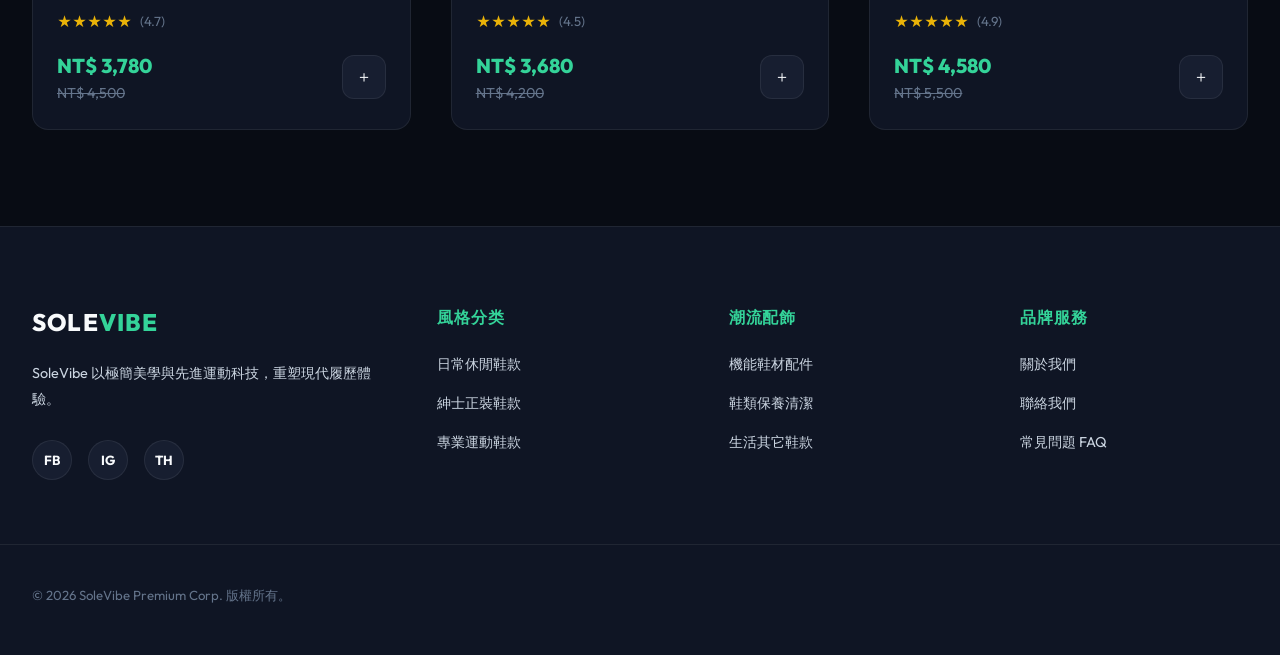
<file: sports.html>
<!DOCTYPE html>
<html lang="zh-Hant" data-theme="dark">
<head>
  <meta charset="UTF-8">
  <meta name="viewport" content="width=device-width, initial-scale=1.0">
  <title>運動鞋款 | SoleVibe 避震慢跑鞋與實戰籃球鞋</title>
  <meta name="description" content="選購 SoleVibe 運動鞋款系列，包含 ApexRunner 科技避震跑鞋、CloudStride 雲感慢跑鞋、HyperDunk 實戰籃球鞋與 CourtKing 速度後衛鞋。給您的運動提供最佳防護與回彈。">
  <link rel="icon" type="image/png" href="assets/images/logo.png">
  <link rel="stylesheet" href="css/style.css">
</head>
<body>

  <!-- HEADER / NAVIGATION -->
  <header>
    <div class="header-container">
      <a href="index.html" class="logo-link">
        <img src="assets/images/logo.png" alt="SoleVibe Logo" class="logo-img">
        <span>SOLE<span style="color: var(--accent-light)">VIBE</span></span>
      </a>

      <nav>
        <ul class="nav-links" id="nav-links">
          <li><a href="index.html">首頁</a></li>
          <li><a href="about.html">公司簡介</a></li>
          <li><a href="casual.html">休閒鞋款</a></li>
          <li><a href="formal.html">正式鞋款</a></li>
          <li><a href="sports.html" class="active">運動鞋款</a></li>
          <li><a href="accessories.html">鞋材與配件</a></li>
          <li><a href="others.html">其它類</a></li>
          <li><a href="contact.html">聯絡我們</a></li>
        </ul>
      </nav>

      <div class="nav-actions">
        <button type="button" class="nav-btn" id="theme-toggle-btn" aria-label="切換主題" title="切換深淺色主題"></button>
        <button type="button" class="nav-btn" id="cart-btn" aria-label="查看購物袋" title="購物袋">
          <svg xmlns="http://www.w3.org/2000/svg" width="20" height="20" viewBox="0 0 24 24" fill="none" stroke="currentColor" stroke-width="2" stroke-linecap="round" stroke-linejoin="round">
            <circle cx="8" cy="21" r="1"></circle>
            <circle cx="19" cy="21" r="1"></circle>
            <path d="M2.05 2.05h2l2.66 12.42a2 2 0 0 0 2 1.58h9.78a2 2 0 0 0 1.95-1.57l1.65-7.43H5.12"></path>
          </svg>
          <span class="cart-count" style="display: none;">0</span>
        </button>
        <button type="button" class="nav-btn menu-toggle" id="menu-toggle" aria-label="開啟選單" title="導覽選單">
          <svg xmlns="http://www.w3.org/2000/svg" width="22" height="22" viewBox="0 0 24 24" fill="none" stroke="currentColor" stroke-width="2" stroke-linecap="round" stroke-linejoin="round">
            <line x1="4" y1="12" x2="20" y2="12"></line>
            <line x1="4" y1="6" x2="20" y2="6"></line>
            <line x1="4" y1="18" x2="20" y2="18"></line>
          </svg>
        </button>
      </div>
    </div>
  </header>

  <!-- MAIN CONTENT -->
  <main>
    <section class="page-header text-center">
      <div class="container">
        <h1 style="font-size: 3rem; margin-bottom: 0.5rem;">運動鞋款</h1>
        <p style="color: var(--text-muted); font-size: 1.1rem;">精選搭載氮氣發泡與可視化全掌氣墊之專業慢跑鞋與實戰籃球鞋</p>
      </div>
    </section>

    <section class="section-padding" style="padding-top: 3rem;">
      <div class="container">
        <!-- FILTER BAR -->
        <div class="filter-bar">
          <span class="filter-count" id="product-count">顯示 0 件商品</span>
          
          <div class="filter-controls">
            <!-- Search -->
            <input type="text" id="search-input" class="form-control" placeholder="搜尋此分類商品..." style="padding: 0.4rem 1rem; border-radius: var(--border-radius-sm); font-size: 0.875rem; width: 200px; background: var(--bg-tertiary);">
            
            <!-- Sort -->
            <div class="select-wrapper">
              <select id="sort-select" aria-label="商品排序">
                <option value="default">預設排序</option>
                <option value="price-low">價格：低到高</option>
                <option value="price-high">價格：高到低</option>
                <option value="rating">依評分高低</option>
              </select>
            </div>
          </div>
        </div>

        <!-- PRODUCT GRID -->
        <div class="product-grid" id="category-products">
          <div style="grid-column: 1/-1; text-align: center; padding: 3rem;">
            <p style="color: var(--text-muted);">正在為您尋找最棒的運動鞋款...</p>
          </div>
        </div>
      </div>
    </section>
  </main>

  <!-- CART SIDE DRAWER -->
  <div class="cart-drawer-overlay" id="cart-drawer-overlay">
    <div class="cart-drawer" id="cart-drawer">
      <div class="cart-header">
        <h3>您的購物袋</h3>
        <button type="button" class="cart-close-btn" id="cart-close-btn" aria-label="關閉購物袋">✕</button>
      </div>
      <div class="cart-items-container" id="cart-items"></div>
      <div class="cart-footer">
        <div class="cart-total-row">
          <span>小計金額</span>
          <span class="cart-total-price" id="cart-total-price">NT$ 0</span>
        </div>
        <button type="button" class="btn btn-primary checkout-btn" onclick="alert('感謝您的測試購買！')">前往結帳</button>
      </div>
    </div>
  </div>

  <!-- GLOBAL NOTIFICATION MODAL -->
  <div class="modal-overlay" id="global-modal-overlay">
    <div class="modal-content-card">
      <span class="modal-success-icon">✓</span>
      <h3>提示訊息</h3>
      <p id="modal-text">商品已成功加入您的購物車！</p>
      <button type="button" class="btn btn-primary" onclick="closeGlobalModal()">確定</button>
    </div>
  </div>

  <!-- FOOTER -->
  <footer>
    <div class="footer-container container">
      <div class="footer-brand">
        <h3>SOLE<span style="color: var(--accent-light)">VIBE</span></h3>
        <p>SoleVibe 以極簡美學與先進運動科技，重塑現代履歷體驗。</p>
        <div class="footer-socials">
          <a href="#" class="social-icon">FB</a>
          <a href="#" class="social-icon">IG</a>
          <a href="#" class="social-icon">TH</a>
        </div>
      </div>
      <div class="footer-col">
        <h4>風格分类</h4>
        <ul>
          <li><a href="casual.html">日常休閒鞋款</a></li>
          <li><a href="formal.html">紳士正裝鞋款</a></li>
          <li><a href="sports.html">專業運動鞋款</a></li>
        </ul>
      </div>
      <div class="footer-col">
        <h4>潮流配飾</h4>
        <ul>
          <li><a href="accessories.html">機能鞋材配件</a></li>
          <li><a href="accessories.html">鞋類保養清潔</a></li>
          <li><a href="others.html">生活其它鞋款</a></li>
        </ul>
      </div>
      <div class="footer-col">
        <h4>品牌服務</h4>
        <ul>
          <li><a href="about.html">關於我們</a></li>
          <li><a href="contact.html">聯絡我們</a></li>
          <li><a href="contact.html#faq">常見問題 FAQ</a></li>
        </ul>
      </div>
    </div>
    <div class="footer-bottom container">
      <p>&copy; 2026 SoleVibe Premium Corp. 版權所有。</p>
    </div>
  </footer>

  <!-- JAVASCRIPT CONTROLLERS -->
  <script src="js/data.js"></script>
  <script src="js/main.js"></script>
  <script>
    const CURRENT_CATEGORY = "sports";
    
    document.addEventListener("DOMContentLoaded", () => {
      renderProducts();
      
      const searchInput = document.getElementById("search-input");
      const sortSelect = document.getElementById("sort-select");
      
      if (searchInput) searchInput.addEventListener("input", renderProducts);
      if (sortSelect) sortSelect.addEventListener("change", renderProducts);
    });

    function renderProducts() {
      const container = document.getElementById("category-products");
      const countEl = document.getElementById("product-count");
      if (!container) return;

      const query = (document.getElementById("search-input")?.value || "").toLowerCase().trim();
      const sortVal = document.getElementById("sort-select")?.value || "default";

      let filtered = shoeProducts.filter(p => p.category === CURRENT_CATEGORY);
      if (query) {
        filtered = filtered.filter(p => 
          p.zhName.toLowerCase().includes(query) || 
          p.name.toLowerCase().includes(query) || 
          p.description.toLowerCase().includes(query)
        );
      }

      if (sortVal === "price-low") {
        filtered.sort((a, b) => a.price - b.price);
      } else if (sortVal === "price-high") {
        filtered.sort((a, b) => b.price - a.price);
      } else if (sortVal === "rating") {
        filtered.sort((a, b) => b.rating - a.rating);
      }

      if (countEl) countEl.textContent = `顯示 ${filtered.length} 件商品`;

      if (filtered.length === 0) {
        container.innerHTML = `
          <div style="grid-column: 1/-1; text-align: center; padding: 4rem;">
            <p style="color: var(--text-muted); font-size: 1.1rem; margin-bottom: 1rem;">找不到符合的商品</p>
            <button class="btn btn-secondary" onclick="document.getElementById('search-input').value=''; renderProducts();">清除搜尋</button>
          </div>`;
        return;
      }

      let gridHTML = "";
      filtered.forEach(p => {
        gridHTML += `
          <div class="product-card">
            ${p.tag ? `<span class="product-card-badge">${p.tag}</span>` : ''}
            <a href="product.html?id=${p.id}" class="product-card-img-link">
              <img src="${p.image}" alt="${p.name}" class="product-card-img">
            </a>
            <div class="product-card-content">
              <span class="product-card-cat">${p.categoryZh}</span>
              <h3 class="product-card-title"><a href="product.html?id=${p.id}">${p.zhName}</a></h3>
              <div class="product-card-rating">
                <span class="stars">${'★'.repeat(Math.round(p.rating))}${'☆'.repeat(5 - Math.round(p.rating))}</span>
                <span class="rating-value">(${p.rating})</span>
              </div>
              <div class="product-card-price-row">
                <div class="price-box">
                  <span class="price-curr">NT$ ${p.price.toLocaleString()}</span>
                  ${p.originalPrice ? `<span class="price-orig">NT$ ${p.originalPrice.toLocaleString()}</span>` : ''}
                </div>
                <button type="button" class="quick-add-cart-btn" data-id="${p.id}" aria-label="加入購物車" title="加入購物車">
                  ＋
                </button>
              </div>
            </div>
          </div>
        `;
      });

      container.innerHTML = gridHTML;
    }
  </script>
</body>
</html>
</file>
<file: css/style.css>
/* SoleVibe - Premium Shoe & Apparel E-Commerce CSS Style Sheet */

@import url('https://fonts.googleapis.com/css2?family=Inter:wght@300;400;500;600;700;800&family=Outfit:wght@300;400;500;600;700;800&display=swap');

/* --- DESIGN SYSTEM & VARIABLES --- */
:root {
  --font-family: 'Outfit', 'Inter', -apple-system, BlinkMacSystemFont, "Segoe UI", Roboto, sans-serif;
  
  --transition-fast: 0.2s ease;
  --transition-normal: 0.3s cubic-bezier(0.4, 0, 0.2, 1);
  --transition-slow: 0.5s cubic-bezier(0.4, 0, 0.2, 1);
  
  --border-radius-sm: 8px;
  --border-radius-md: 16px;
  --border-radius-lg: 32px;
  --max-width: 1280px;
}

[data-theme="dark"] {
  --bg-primary: #080c14;
  --bg-secondary: #0f1524;
  --bg-tertiary: #171e30;
  --text-primary: #f8fafc;
  --text-secondary: #cbd5e1;
  --text-muted: #64748b;
  --accent: #10b981;
  --accent-light: #34d399;
  --accent-glow: rgba(16, 185, 129, 0.15);
  --border-color: rgba(255, 255, 255, 0.07);
  --card-shadow: 0 20px 40px -15px rgba(0, 0, 0, 0.7);
  --glass-bg: rgba(15, 21, 36, 0.85);
  --glass-border: rgba(255, 255, 255, 0.05);
  --input-bg: #141b2d;
  --danger: #ef4444;
}

[data-theme="light"] {
  --bg-primary: #f8fafc;
  --bg-secondary: #ffffff;
  --bg-tertiary: #f1f5f9;
  --text-primary: #0f172a;
  --text-secondary: #334155;
  --text-muted: #94a3b8;
  --accent: #059669;
  --accent-light: #10b981;
  --accent-glow: rgba(5, 150, 105, 0.1);
  --border-color: rgba(15, 23, 42, 0.08);
  --card-shadow: 0 20px 40px -15px rgba(15, 23, 42, 0.08);
  --glass-bg: rgba(255, 255, 255, 0.85);
  --glass-border: rgba(15, 23, 42, 0.04);
  --input-bg: #f8fafc;
  --danger: #dc2626;
}

/* --- RESET & BASIC STYLES --- */
* {
  box-sizing: border-box;
  margin: 0;
  padding: 0;
}

html {
  scroll-behavior: smooth;
  font-family: var(--font-family);
  background-color: var(--bg-primary);
  color: var(--text-primary);
  transition: background-color var(--transition-normal), color var(--transition-normal);
}

body {
  min-height: 100vh;
  display: flex;
  flex-direction: column;
  overflow-x: hidden;
  line-height: 1.6;
}

a {
  text-decoration: none;
  color: inherit;
  transition: color var(--transition-fast);
}

ul {
  list-style: none;
}

img {
  max-width: 100%;
  height: auto;
  display: block;
}

input, select, textarea, button {
  font-family: inherit;
  font-size: inherit;
  color: inherit;
  background: none;
  border: none;
  outline: none;
}

button {
  cursor: pointer;
}

/* --- SCROLLBAR --- */
::-webkit-scrollbar {
  width: 8px;
}
::-webkit-scrollbar-track {
  background: var(--bg-primary);
}
::-webkit-scrollbar-thumb {
  background: var(--bg-tertiary);
  border-radius: 4px;
}
::-webkit-scrollbar-thumb:hover {
  background: var(--accent);
}

/* --- TYPOGRAPHY --- */
h1, h2, h3, h4, h5, h6 {
  font-weight: 700;
  line-height: 1.25;
  letter-spacing: -0.02em;
}

/* --- LAYOUT UTILITIES --- */
.container {
  max-width: var(--max-width);
  margin: 0 auto;
  padding: 0 2rem;
  width: 100%;
}

.section-padding {
  padding: 6rem 0;
}

.text-center { text-align: center; }

/* --- HEADER & NAVIGATION --- */
header {
  position: fixed;
  top: 0;
  left: 0;
  width: 100%;
  z-index: 100;
  background: var(--glass-bg);
  backdrop-filter: blur(16px);
  -webkit-backdrop-filter: blur(16px);
  border-bottom: 1px solid var(--glass-border);
  transition: background var(--transition-normal), border-color var(--transition-normal);
}

.header-container {
  display: flex;
  justify-content: space-between;
  align-items: center;
  height: 80px;
  max-width: var(--max-width);
  margin: 0 auto;
  padding: 0 2rem;
}

.logo-link {
  display: flex;
  align-items: center;
  gap: 0.75rem;
  font-family: 'Outfit', sans-serif;
  font-size: 1.5rem;
  font-weight: 800;
  letter-spacing: 0.05em;
  color: var(--text-primary);
}

.logo-img {
  height: 40px;
  width: 40px;
  object-fit: contain;
}

.nav-links {
  display: flex;
  gap: 2rem;
}

.nav-links a {
  font-size: 0.95rem;
  font-weight: 500;
  color: var(--text-secondary);
  position: relative;
  padding: 0.5rem 0;
}

.nav-links a:hover,
.nav-links a.active {
  color: var(--accent-light);
}

.nav-links a::after {
  content: '';
  position: absolute;
  bottom: 0;
  left: 0;
  width: 0;
  height: 2px;
  background-color: var(--accent-light);
  transition: width var(--transition-normal);
}

.nav-links a:hover::after,
.nav-links a.active::after {
  width: 100%;
}

.nav-actions {
  display: flex;
  align-items: center;
  gap: 1.25rem;
}

.nav-btn {
  display: flex;
  align-items: center;
  justify-content: center;
  width: 42px;
  height: 42px;
  border-radius: 50%;
  background: var(--bg-tertiary);
  color: var(--text-primary);
  border: 1px solid var(--border-color);
  transition: all var(--transition-fast);
  position: relative;
}

.nav-btn:hover {
  background: var(--accent);
  color: #fff;
  border-color: var(--accent);
  transform: translateY(-2px);
  box-shadow: 0 5px 15px var(--accent-glow);
}

.cart-count {
  position: absolute;
  top: -4px;
  right: -4px;
  background-color: var(--accent-light);
  color: #0b0f19;
  font-size: 0.75rem;
  font-weight: 700;
  width: 18px;
  height: 18px;
  border-radius: 50%;
  display: flex;
  align-items: center;
  justify-content: center;
}

.menu-toggle {
  display: none;
}

/* --- MAIN CONTAINER --- */
main {
  margin-top: 80px;
  flex: 1;
}

/* --- BUTTONS --- */
.btn {
  display: inline-flex;
  align-items: center;
  justify-content: center;
  gap: 0.75rem;
  padding: 0.875rem 2rem;
  border-radius: var(--border-radius-sm);
  font-weight: 600;
  transition: all var(--transition-normal);
  text-align: center;
}

.btn-primary {
  background: var(--accent);
  color: #ffffff;
  box-shadow: 0 10px 20px -5px var(--accent-glow);
}

.btn-primary:hover {
  background: var(--accent-light);
  color: #080c14;
  transform: translateY(-2px);
  box-shadow: 0 15px 25px -5px var(--accent-glow);
}

.btn-secondary {
  background: var(--bg-tertiary);
  color: var(--text-primary);
  border: 1px solid var(--border-color);
}

.btn-secondary:hover {
  background: var(--bg-primary);
  border-color: var(--accent-light);
  color: var(--accent-light);
  transform: translateY(-2px);
}

/* --- HERO BANNER --- */
.hero-section {
  position: relative;
  background: radial-gradient(circle at top right, var(--accent-glow), transparent 45%), var(--bg-secondary);
  overflow: hidden;
  padding: 8rem 0;
  min-height: calc(90vh - 80px);
  display: flex;
  align-items: center;
}

.hero-grid {
  display: grid;
  grid-template-columns: 1.1fr 0.9fr;
  align-items: center;
  gap: 4rem;
}

.hero-tagline {
  display: inline-block;
  padding: 0.5rem 1.25rem;
  background: var(--accent-glow);
  color: var(--accent-light);
  border-radius: 50px;
  font-size: 0.875rem;
  font-weight: 700;
  margin-bottom: 1.5rem;
  border: 1px solid rgba(16, 185, 129, 0.2);
}

.hero-title {
  font-size: 4rem;
  font-weight: 800;
  line-height: 1.1;
  margin-bottom: 1.5rem;
}

.hero-title span {
  background: linear-gradient(135deg, var(--accent-light) 0%, #10b981 100%);
  -webkit-background-clip: text;
  -webkit-text-fill-color: transparent;
}

.hero-desc {
  font-size: 1.15rem;
  color: var(--text-secondary);
  margin-bottom: 2.5rem;
  max-width: 550px;
}

.hero-buttons {
  display: flex;
  gap: 1.25rem;
}

.hero-image-wrapper {
  position: relative;
  display: flex;
  justify-content: center;
}

.hero-image-glow {
  position: absolute;
  width: 80%;
  height: 80%;
  background: var(--accent);
  filter: blur(120px);
  opacity: 0.25;
  z-index: 1;
  border-radius: 50%;
  top: 10%;
}

.hero-img {
  max-width: 110%;
  transform: rotate(-10deg) translateY(-20px);
  filter: drop-shadow(0 30px 50px rgba(0, 0, 0, 0.4));
  z-index: 2;
  animation: floatShoe 6s ease-in-out infinite;
}

@keyframes floatShoe {
  0%, 100% { transform: rotate(-10deg) translateY(-20px); }
  50% { transform: rotate(-7deg) translateY(-35px); }
}

/* --- SECTION HEADINGS --- */
.section-header {
  margin-bottom: 4rem;
  position: relative;
}

.section-header h2 {
  font-size: 2.5rem;
  margin-bottom: 1rem;
}

.section-header h2 span {
  color: var(--accent-light);
}

.section-header p {
  color: var(--text-muted);
  font-size: 1.1rem;
  max-width: 600px;
  margin: 0 auto;
}

/* --- PRODUCT CARD GRID --- */
.product-grid {
  display: grid;
  grid-template-columns: repeat(auto-fill, minmax(280px, 1fr));
  gap: 2.5rem;
}

.product-card {
  background: var(--bg-secondary);
  border-radius: var(--border-radius-md);
  border: 1px solid var(--border-color);
  overflow: hidden;
  transition: all var(--transition-normal);
  display: flex;
  flex-direction: column;
  position: relative;
}

.product-card:hover {
  transform: translateY(-8px);
  border-color: rgba(16, 185, 129, 0.3);
  box-shadow: var(--card-shadow);
}

.product-card-badge {
  position: absolute;
  top: 1rem;
  left: 1rem;
  background: var(--accent);
  color: #fff;
  padding: 0.35rem 0.85rem;
  font-size: 0.75rem;
  font-weight: 700;
  border-radius: 50px;
  z-index: 5;
}

.product-card-img-link {
  display: block;
  background-color: var(--bg-tertiary);
  position: relative;
  padding-bottom: 100%;
  overflow: hidden;
}

.product-card-img {
  position: absolute;
  top: 0;
  left: 0;
  width: 100%;
  height: 100%;
  object-fit: cover;
  transition: transform var(--transition-slow);
}

.product-card:hover .product-card-img {
  transform: scale(1.08);
}

.product-card-content {
  padding: 1.5rem;
  display: flex;
  flex-direction: column;
  flex: 1;
}

.product-card-cat {
  font-size: 0.8rem;
  font-weight: 600;
  color: var(--text-muted);
  text-transform: uppercase;
  margin-bottom: 0.5rem;
}

.product-card-title {
  font-size: 1.15rem;
  font-weight: 700;
  margin-bottom: 0.5rem;
  color: var(--text-primary);
  line-height: 1.4;
  height: 48px; /* Fixed height for two lines max */
  display: -webkit-box;
  -webkit-line-clamp: 2;
  -webkit-box-orient: vertical;
  overflow: hidden;
}

.product-card-rating {
  display: flex;
  align-items: center;
  gap: 0.5rem;
  margin-bottom: 1rem;
}

.stars {
  color: #eab308;
  font-size: 0.9rem;
}

.rating-value {
  font-size: 0.825rem;
  color: var(--text-muted);
}

.product-card-price-row {
  display: flex;
  justify-content: space-between;
  align-items: center;
  margin-top: auto;
}

.price-box {
  display: flex;
  flex-direction: column;
}

.price-curr {
  font-size: 1.25rem;
  font-weight: 800;
  color: var(--accent-light);
}

.price-orig {
  font-size: 0.9rem;
  text-decoration: line-through;
  color: var(--text-muted);
}

.quick-add-cart-btn {
  background: var(--bg-tertiary);
  color: var(--text-primary);
  border: 1px solid var(--border-color);
  width: 44px;
  height: 44px;
  border-radius: 12px;
  display: flex;
  align-items: center;
  justify-content: center;
  transition: all var(--transition-fast);
}

.quick-add-cart-btn:hover {
  background: var(--accent);
  color: #fff;
  border-color: var(--accent);
}

/* --- BRAND FEATURES --- */
.features-section {
  background-color: var(--bg-secondary);
  border-top: 1px solid var(--border-color);
  border-bottom: 1px solid var(--border-color);
}

.features-grid {
  display: grid;
  grid-template-columns: repeat(auto-fit, minmax(250px, 1fr));
  gap: 3rem;
}

.feature-card {
  padding: 2.5rem;
  background: var(--bg-tertiary);
  border-radius: var(--border-radius-md);
  border: 1px solid var(--border-color);
  transition: transform var(--transition-fast);
}

.feature-card:hover {
  transform: translateY(-5px);
}

.feature-icon-wrapper {
  color: var(--accent-light);
  margin-bottom: 1.5rem;
}

.feature-card h3 {
  font-size: 1.25rem;
  margin-bottom: 1rem;
}

.feature-card p {
  color: var(--text-secondary);
  font-size: 0.925rem;
}

/* --- COMPANY BRIEF / ABOUT PAGE --- */
.about-grid {
  display: grid;
  grid-template-columns: 1fr 1fr;
  align-items: center;
  gap: 5rem;
}

.about-img-box {
  position: relative;
}

.about-img-box img {
  border-radius: var(--border-radius-lg);
  box-shadow: var(--card-shadow);
  border: 1px solid var(--border-color);
}

.about-experience-badge {
  position: absolute;
  bottom: -2rem;
  right: -2rem;
  background: var(--accent);
  color: #fff;
  padding: 2rem;
  border-radius: var(--border-radius-md);
  box-shadow: 0 15px 30px var(--accent-glow);
  text-align: center;
}

.about-experience-badge h4 {
  font-size: 2.5rem;
  font-weight: 800;
  line-height: 1;
}

.about-experience-badge p {
  font-size: 0.875rem;
  font-weight: 600;
}

.about-content h3 {
  font-size: 2rem;
  margin-bottom: 1.5rem;
  color: var(--accent-light);
}

.about-content p {
  color: var(--text-secondary);
  margin-bottom: 1.5rem;
}

.about-values {
  display: grid;
  grid-template-columns: 1fr 1fr;
  gap: 2rem;
  margin-top: 3rem;
}

.value-item h4 {
  font-size: 1.1rem;
  margin-bottom: 0.5rem;
  display: flex;
  align-items: center;
  gap: 0.5rem;
}

.value-item h4::before {
  content: '✓';
  color: var(--accent-light);
  font-weight: 900;
}

.value-item p {
  color: var(--text-muted);
  font-size: 0.875rem;
  margin-bottom: 0;
}

/* --- CLASSIFICATION PAGE LAYOUT --- */
.page-header {
  padding: 4rem 0;
  background: linear-gradient(to bottom, var(--bg-secondary), var(--bg-primary));
  border-bottom: 1px solid var(--border-color);
}

.filter-bar {
  display: flex;
  justify-content: space-between;
  align-items: center;
  background: var(--bg-secondary);
  padding: 1.25rem 2rem;
  border-radius: var(--border-radius-sm);
  border: 1px solid var(--border-color);
  margin-bottom: 3rem;
}

.filter-count {
  font-size: 0.9rem;
  color: var(--text-secondary);
}

.filter-controls {
  display: flex;
  gap: 1.5rem;
}

.select-wrapper {
  position: relative;
}

.select-wrapper select {
  padding: 0.5rem 2.5rem 0.5rem 1rem;
  background: var(--bg-tertiary);
  border: 1px solid var(--border-color);
  border-radius: var(--border-radius-sm);
  font-size: 0.9rem;
  cursor: pointer;
  appearance: none;
  -webkit-appearance: none;
}

.select-wrapper::after {
  content: '▼';
  font-size: 0.6rem;
  position: absolute;
  right: 1rem;
  top: 50%;
  transform: translateY(-50%);
  pointer-events: none;
  color: var(--text-muted);
}

/* --- PRODUCT DETAIL PAGE (product.html) --- */
.product-detail-grid {
  display: grid;
  grid-template-columns: 1fr 1.1fr;
  gap: 4rem;
  margin-bottom: 6rem;
}

.product-detail-img-box {
  background: var(--bg-secondary);
  border-radius: var(--border-radius-md);
  border: 1px solid var(--border-color);
  overflow: hidden;
  position: sticky;
  top: 120px;
  display: flex;
  align-items: center;
  justify-content: center;
}

.product-detail-img {
  width: 100%;
  object-fit: cover;
  transition: transform 0.5s ease;
}

.product-detail-img:hover {
  transform: scale(1.05);
}

.product-detail-info {
  display: flex;
  flex-direction: column;
}

.product-detail-tag {
  align-self: flex-start;
  background: var(--accent-glow);
  color: var(--accent-light);
  padding: 0.35rem 1rem;
  font-weight: 700;
  font-size: 0.8rem;
  border-radius: 50px;
  margin-bottom: 1rem;
  border: 1px solid rgba(16, 185, 129, 0.2);
}

.product-detail-title {
  font-size: 2.5rem;
  margin-bottom: 0.5rem;
}

.product-detail-meta {
  display: flex;
  align-items: center;
  gap: 1.5rem;
  margin-bottom: 1.5rem;
  padding-bottom: 1.5rem;
  border-bottom: 1px solid var(--border-color);
}

.product-detail-price {
  display: flex;
  align-items: baseline;
  gap: 1rem;
  margin-bottom: 1.5rem;
}

.product-detail-price .price-curr {
  font-size: 2rem;
  font-weight: 800;
}

.product-detail-price .price-orig {
  font-size: 1.25rem;
}

.product-detail-desc {
  color: var(--text-secondary);
  font-size: 1.05rem;
  margin-bottom: 2rem;
  line-height: 1.8;
}

.selector-section {
  margin-bottom: 2rem;
}

.selector-title {
  font-size: 0.9rem;
  font-weight: 700;
  color: var(--text-secondary);
  margin-bottom: 0.75rem;
  text-transform: uppercase;
}

.variant-options {
  display: flex;
  flex-wrap: wrap;
  gap: 0.75rem;
}

.option-btn {
  padding: 0.5rem 1.25rem;
  border: 1px solid var(--border-color);
  border-radius: var(--border-radius-sm);
  background: var(--bg-secondary);
  font-weight: 500;
  transition: all var(--transition-fast);
}

.option-btn:hover {
  border-color: var(--accent-light);
}

.option-btn.selected {
  background: var(--accent);
  color: #fff;
  border-color: var(--accent);
}

.color-dot-btn {
  width: 32px;
  height: 32px;
  border-radius: 50%;
  border: 2px solid transparent;
  display: flex;
  align-items: center;
  justify-content: center;
  transition: border-color var(--transition-fast);
}

.color-dot-btn:hover {
  border-color: var(--text-muted);
}

.color-dot-btn.selected {
  border-color: var(--accent-light);
}

.color-dot-inner {
  width: 20px;
  height: 20px;
  border-radius: 50%;
  border: 1px solid rgba(255, 255, 255, 0.1);
}

.product-detail-actions {
  display: flex;
  gap: 1.5rem;
  margin-top: 1.5rem;
  margin-bottom: 3rem;
  padding-bottom: 3rem;
  border-bottom: 1px solid var(--border-color);
}

.detail-qty {
  display: flex;
  align-items: center;
  border: 1px solid var(--border-color);
  border-radius: var(--border-radius-sm);
  overflow: hidden;
  background: var(--bg-secondary);
}

.detail-qty button {
  width: 48px;
  height: 48px;
  font-size: 1.25rem;
  font-weight: 700;
}

.detail-qty button:hover {
  background: var(--bg-tertiary);
}

.detail-qty span {
  width: 48px;
  text-align: center;
  font-weight: 600;
}

.features-list {
  display: grid;
  gap: 1rem;
}

.features-list li {
  display: flex;
  align-items: flex-start;
  gap: 0.75rem;
  font-size: 0.95rem;
  color: var(--text-secondary);
}

.features-list li::before {
  content: '✦';
  color: var(--accent-light);
}

/* --- CONTACT PAGE --- */
.contact-grid {
  display: grid;
  grid-template-columns: 0.9fr 1.1fr;
  gap: 5rem;
}

.contact-info-card {
  background: var(--bg-secondary);
  border-radius: var(--border-radius-md);
  border: 1px solid var(--border-color);
  padding: 3rem;
  display: flex;
  flex-direction: column;
  gap: 2.5rem;
}

.contact-info-item h4 {
  font-size: 1.1rem;
  color: var(--accent-light);
  margin-bottom: 0.5rem;
}

.contact-info-item p {
  color: var(--text-secondary);
}

.contact-form-box {
  background: var(--bg-secondary);
  border-radius: var(--border-radius-md);
  border: 1px solid var(--border-color);
  padding: 3.5rem;
}

.form-group {
  margin-bottom: 1.75rem;
}

.form-group label {
  display: block;
  font-size: 0.9rem;
  font-weight: 600;
  margin-bottom: 0.5rem;
  color: var(--text-secondary);
}

.form-control {
  width: 100%;
  background: var(--input-bg);
  border: 1px solid var(--border-color);
  border-radius: var(--border-radius-sm);
  padding: 0.875rem 1.25rem;
  color: var(--text-primary);
  transition: all var(--transition-fast);
}

.form-control:focus {
  border-color: var(--accent-light);
  box-shadow: 0 0 0 3px var(--accent-glow);
}

textarea.form-control {
  resize: vertical;
  min-height: 150px;
}

/* --- FAQ ACCORDION --- */
.faq-section {
  background: var(--bg-secondary);
  border-top: 1px solid var(--border-color);
}

.faq-list {
  max-width: 800px;
  margin: 0 auto;
  display: flex;
  flex-direction: column;
  gap: 1.25rem;
}

.faq-item {
  background: var(--bg-tertiary);
  border: 1px solid var(--border-color);
  border-radius: var(--border-radius-sm);
  overflow: hidden;
}

.faq-question {
  padding: 1.5rem 2rem;
  display: flex;
  justify-content: space-between;
  align-items: center;
  font-weight: 600;
  cursor: pointer;
  transition: background-color var(--transition-fast);
}

.faq-question:hover {
  background-color: rgba(255, 255, 255, 0.02);
}

.faq-answer {
  max-height: 0;
  overflow: hidden;
  padding: 0 2rem;
  color: var(--text-secondary);
  font-size: 0.95rem;
  transition: max-height var(--transition-normal), padding var(--transition-normal);
  line-height: 1.8;
}

.faq-item.active .faq-answer {
  max-height: 200px;
  padding-bottom: 1.5rem;
}

.faq-icon {
  font-size: 1.25rem;
  transition: transform var(--transition-normal);
  color: var(--accent-light);
}

.faq-item.active .faq-icon {
  transform: rotate(45deg);
}

/* --- CART SIDE DRAWER --- */
.cart-drawer-overlay {
  position: fixed;
  top: 0;
  left: 0;
  width: 100vw;
  height: 100vh;
  z-index: 200;
  background: rgba(0, 0, 0, 0.6);
  backdrop-filter: blur(4px);
  opacity: 0;
  pointer-events: none;
  transition: opacity var(--transition-normal);
}

.cart-drawer-overlay.active {
  opacity: 1;
  pointer-events: auto;
}

.cart-drawer {
  position: absolute;
  top: 0;
  right: -450px;
  width: 100%;
  max-width: 450px;
  height: 100%;
  background: var(--bg-secondary);
  border-left: 1px solid var(--border-color);
  box-shadow: -10px 0 40px rgba(0, 0, 0, 0.5);
  display: flex;
  flex-direction: column;
  transition: right var(--transition-normal);
}

.cart-drawer-overlay.active .cart-drawer {
  right: 0;
}

.cart-header {
  padding: 1.5rem 2rem;
  border-bottom: 1px solid var(--border-color);
  display: flex;
  justify-content: space-between;
  align-items: center;
}

.cart-close-btn {
  font-size: 1.5rem;
  color: var(--text-muted);
  transition: color var(--transition-fast);
}

.cart-close-btn:hover {
  color: var(--danger);
}

.cart-items-container {
  flex: 1;
  overflow-y: auto;
  padding: 2rem;
  display: flex;
  flex-direction: column;
  gap: 1.5rem;
}

.empty-cart-message {
  display: flex;
  flex-direction: column;
  align-items: center;
  justify-content: center;
  height: 100%;
  text-align: center;
  color: var(--text-muted);
}

.cart-item {
  display: flex;
  gap: 1.25rem;
  background: var(--bg-tertiary);
  padding: 1rem;
  border-radius: var(--border-radius-sm);
  border: 1px solid var(--border-color);
}

.cart-item-img {
  width: 80px;
  height: 80px;
  object-fit: cover;
  border-radius: 6px;
}

.cart-item-info {
  flex: 1;
  display: flex;
  flex-direction: column;
  justify-content: space-between;
}

.cart-item-title-row {
  display: flex;
  justify-content: space-between;
  align-items: flex-start;
  gap: 1rem;
}

.cart-item-title {
  font-size: 0.95rem;
  font-weight: 700;
  line-height: 1.3;
}

.cart-item-remove {
  color: var(--text-muted);
  font-size: 0.875rem;
}

.cart-item-remove:hover {
  color: var(--danger);
}

.cart-item-variant {
  font-size: 0.8rem;
  color: var(--text-muted);
}

.cart-item-price-row {
  display: flex;
  justify-content: space-between;
  align-items: center;
}

.cart-item-price {
  font-weight: 700;
  color: var(--accent-light);
  font-size: 0.95rem;
}

.quantity-controller {
  display: flex;
  align-items: center;
  border: 1px solid var(--border-color);
  border-radius: 4px;
  background: var(--bg-secondary);
}

.quantity-controller button {
  width: 24px;
  height: 24px;
  font-weight: 700;
  display: flex;
  align-items: center;
  justify-content: center;
}

.quantity-controller button:hover {
  background: var(--bg-tertiary);
}

.quantity-controller span {
  width: 28px;
  text-align: center;
  font-size: 0.825rem;
  font-weight: 600;
}

.cart-footer {
  padding: 1.5rem 2rem;
  border-top: 1px solid var(--border-color);
  background: var(--bg-tertiary);
}

.cart-total-row {
  display: flex;
  justify-content: space-between;
  font-weight: 700;
  font-size: 1.1rem;
  margin-bottom: 1.5rem;
}

.cart-total-price {
  color: var(--accent-light);
}

.checkout-btn {
  width: 100%;
}

/* --- GLOBAL NOTIFICATION MODAL --- */
.modal-overlay {
  position: fixed;
  top: 0;
  left: 0;
  width: 100vw;
  height: 100vh;
  z-index: 300;
  background: rgba(0, 0, 0, 0.6);
  backdrop-filter: blur(4px);
  display: flex;
  align-items: center;
  justify-content: center;
  opacity: 0;
  pointer-events: none;
  transition: opacity var(--transition-fast);
}

.modal-overlay.active {
  opacity: 1;
  pointer-events: auto;
}

.modal-content-card {
  background: var(--bg-secondary);
  border: 1px solid var(--border-color);
  border-radius: var(--border-radius-md);
  padding: 3rem;
  width: 90%;
  max-width: 450px;
  text-align: center;
  box-shadow: var(--card-shadow);
  transform: translateY(20px);
  transition: transform var(--transition-fast);
}

.modal-overlay.active .modal-content-card {
  transform: translateY(0);
}

.modal-success-icon {
  width: 60px;
  height: 60px;
  background: var(--accent-glow);
  color: var(--accent-light);
  font-size: 1.75rem;
  border-radius: 50%;
  display: inline-flex;
  align-items: center;
  justify-content: center;
  margin-bottom: 1.5rem;
  border: 1px solid rgba(16, 185, 129, 0.2);
}

.modal-content-card h3 {
  font-size: 1.5rem;
  margin-bottom: 0.75rem;
}

.modal-content-card p {
  color: var(--text-secondary);
  margin-bottom: 2rem;
}

/* --- FOOTER --- */
footer {
  background-color: var(--bg-secondary);
  border-top: 1px solid var(--border-color);
  padding-top: 5rem;
  padding-bottom: 3rem;
}

.footer-container {
  display: grid;
  grid-template-columns: 1.5fr 1fr 1fr 1fr;
  gap: 4rem;
  margin-bottom: 4rem;
}

.footer-brand h3 {
  font-size: 1.5rem;
  font-weight: 800;
  margin-bottom: 1.5rem;
  letter-spacing: 0.05em;
}

.footer-brand p {
  color: var(--text-secondary);
  font-size: 0.9rem;
  margin-bottom: 1.75rem;
  line-height: 1.8;
}

.footer-socials {
  display: flex;
  gap: 1rem;
}

.social-icon {
  width: 40px;
  height: 40px;
  background: var(--bg-tertiary);
  border: 1px solid var(--border-color);
  border-radius: 50%;
  display: flex;
  align-items: center;
  justify-content: center;
  font-size: 0.825rem;
  font-weight: 700;
  transition: all var(--transition-fast);
}

.social-icon:hover {
  background: var(--accent);
  color: #fff;
  border-color: var(--accent);
  transform: translateY(-3px);
}

.footer-col h4 {
  font-size: 1rem;
  font-weight: 700;
  margin-bottom: 1.5rem;
  text-transform: uppercase;
  letter-spacing: 0.05em;
  color: var(--accent-light);
}

.footer-col ul {
  display: flex;
  flex-direction: column;
  gap: 0.85rem;
}

.footer-col a {
  color: var(--text-secondary);
  font-size: 0.9rem;
}

.footer-col a:hover {
  color: var(--accent-light);
  padding-left: 4px;
}

.footer-bottom {
  border-top: 1px solid var(--border-color);
  padding-top: 2.5rem;
  display: flex;
  justify-content: space-between;
  align-items: center;
  font-size: 0.825rem;
  color: var(--text-muted);
}

/* --- RESPONSIVE BREAKPOINTS (RWD) --- */
@media (max-width: 1024px) {
  .hero-grid {
    grid-template-columns: 1fr;
    text-align: center;
    gap: 3rem;
  }
  .hero-desc {
    margin-left: auto;
    margin-right: auto;
  }
  .hero-buttons {
    justify-content: center;
  }
  .hero-img {
    max-width: 80%;
    transform: rotate(-6deg);
  }
  @keyframes floatShoe {
    0%, 100% { transform: rotate(-6deg) translateY(-10px); }
    50% { transform: rotate(-3deg) translateY(-25px); }
  }
  .about-grid, .contact-grid {
    grid-template-columns: 1fr;
    gap: 4rem;
  }
  .about-img-box {
    max-width: 600px;
    margin: 0 auto;
  }
  .footer-container {
    grid-template-columns: 1fr 1fr;
    gap: 3rem;
  }
  .product-detail-grid {
    grid-template-columns: 1fr;
    gap: 3rem;
  }
  .product-detail-img-box {
    position: relative;
    top: 0;
  }
}

@media (max-width: 768px) {
  .header-container {
    padding: 0 1.5rem;
  }
  .menu-toggle {
    display: flex;
  }
  .nav-links {
    position: fixed;
    top: 80px;
    left: -100%;
    width: 100%;
    height: calc(100vh - 80px);
    background: var(--bg-secondary);
    border-top: 1px solid var(--border-color);
    flex-direction: column;
    align-items: center;
    padding: 3rem 0;
    gap: 2.5rem;
    transition: left var(--transition-normal);
    z-index: 99;
  }
  .nav-links.open {
    left: 0;
  }
  .nav-links a {
    font-size: 1.15rem;
  }
  .hero-title {
    font-size: 2.75rem;
  }
  .section-padding {
    padding: 4rem 0;
  }
  .filter-bar {
    flex-direction: column;
    gap: 1.25rem;
    align-items: stretch;
  }
  .filter-controls {
    flex-direction: column;
  }
  .contact-form-box {
    padding: 2rem;
  }
  .footer-container {
    grid-template-columns: 1fr;
    gap: 2.5rem;
  }
  .footer-bottom {
    flex-direction: column;
    gap: 1.5rem;
    text-align: center;
  }
}
</file>
<file: final_exam-main/css/style.css>
/* SoleVibe - Premium Shoe & Apparel E-Commerce CSS Style Sheet */

@import url('https://fonts.googleapis.com/css2?family=Inter:wght@300;400;500;600;700;800&family=Outfit:wght@300;400;500;600;700;800&display=swap');

/* --- DESIGN SYSTEM & VARIABLES --- */
:root {
  --font-family: 'Outfit', 'Inter', -apple-system, BlinkMacSystemFont, "Segoe UI", Roboto, sans-serif;
  
  --transition-fast: 0.2s ease;
  --transition-normal: 0.3s cubic-bezier(0.4, 0, 0.2, 1);
  --transition-slow: 0.5s cubic-bezier(0.4, 0, 0.2, 1);
  
  --border-radius-sm: 8px;
  --border-radius-md: 16px;
  --border-radius-lg: 32px;
  --max-width: 1280px;
}

[data-theme="dark"] {
  --bg-primary: #080c14;
  --bg-secondary: #0f1524;
  --bg-tertiary: #171e30;
  --text-primary: #f8fafc;
  --text-secondary: #cbd5e1;
  --text-muted: #64748b;
  --accent: #10b981;
  --accent-light: #34d399;
  --accent-glow: rgba(16, 185, 129, 0.15);
  --border-color: rgba(255, 255, 255, 0.07);
  --card-shadow: 0 20px 40px -15px rgba(0, 0, 0, 0.7);
  --glass-bg: rgba(15, 21, 36, 0.85);
  --glass-border: rgba(255, 255, 255, 0.05);
  --input-bg: #141b2d;
  --danger: #ef4444;
}

[data-theme="light"] {
  --bg-primary: #f8fafc;
  --bg-secondary: #ffffff;
  --bg-tertiary: #f1f5f9;
  --text-primary: #0f172a;
  --text-secondary: #334155;
  --text-muted: #94a3b8;
  --accent: #059669;
  --accent-light: #10b981;
  --accent-glow: rgba(5, 150, 105, 0.1);
  --border-color: rgba(15, 23, 42, 0.08);
  --card-shadow: 0 20px 40px -15px rgba(15, 23, 42, 0.08);
  --glass-bg: rgba(255, 255, 255, 0.85);
  --glass-border: rgba(15, 23, 42, 0.04);
  --input-bg: #f8fafc;
  --danger: #dc2626;
}

/* --- RESET & BASIC STYLES --- */
* {
  box-sizing: border-box;
  margin: 0;
  padding: 0;
}

html {
  scroll-behavior: smooth;
  font-family: var(--font-family);
  background-color: var(--bg-primary);
  color: var(--text-primary);
  transition: background-color var(--transition-normal), color var(--transition-normal);
}

body {
  min-height: 100vh;
  display: flex;
  flex-direction: column;
  overflow-x: hidden;
  line-height: 1.6;
}

a {
  text-decoration: none;
  color: inherit;
  transition: color var(--transition-fast);
}

ul {
  list-style: none;
}

img {
  max-width: 100%;
  height: auto;
  display: block;
}

input, select, textarea, button {
  font-family: inherit;
  font-size: inherit;
  color: inherit;
  background: none;
  border: none;
  outline: none;
}

button {
  cursor: pointer;
}

/* --- SCROLLBAR --- */
::-webkit-scrollbar {
  width: 8px;
}
::-webkit-scrollbar-track {
  background: var(--bg-primary);
}
::-webkit-scrollbar-thumb {
  background: var(--bg-tertiary);
  border-radius: 4px;
}
::-webkit-scrollbar-thumb:hover {
  background: var(--accent);
}

/* --- TYPOGRAPHY --- */
h1, h2, h3, h4, h5, h6 {
  font-weight: 700;
  line-height: 1.25;
  letter-spacing: -0.02em;
}

/* --- LAYOUT UTILITIES --- */
.container {
  max-width: var(--max-width);
  margin: 0 auto;
  padding: 0 2rem;
  width: 100%;
}

.section-padding {
  padding: 6rem 0;
}

.text-center { text-align: center; }

/* --- HEADER & NAVIGATION --- */
header {
  position: fixed;
  top: 0;
  left: 0;
  width: 100%;
  z-index: 100;
  background: var(--glass-bg);
  backdrop-filter: blur(16px);
  -webkit-backdrop-filter: blur(16px);
  border-bottom: 1px solid var(--glass-border);
  transition: background var(--transition-normal), border-color var(--transition-normal);
}

.header-container {
  display: flex;
  justify-content: space-between;
  align-items: center;
  height: 80px;
  max-width: var(--max-width);
  margin: 0 auto;
  padding: 0 2rem;
}

.logo-link {
  display: flex;
  align-items: center;
  gap: 0.75rem;
  font-family: 'Outfit', sans-serif;
  font-size: 1.5rem;
  font-weight: 800;
  letter-spacing: 0.05em;
  color: var(--text-primary);
}

.logo-img {
  height: 40px;
  width: 40px;
  object-fit: contain;
}

.nav-links {
  display: flex;
  gap: 2rem;
}

.nav-links a {
  font-size: 0.95rem;
  font-weight: 500;
  color: var(--text-secondary);
  position: relative;
  padding: 0.5rem 0;
}

.nav-links a:hover,
.nav-links a.active {
  color: var(--accent-light);
}

.nav-links a::after {
  content: '';
  position: absolute;
  bottom: 0;
  left: 0;
  width: 0;
  height: 2px;
  background-color: var(--accent-light);
  transition: width var(--transition-normal);
}

.nav-links a:hover::after,
.nav-links a.active::after {
  width: 100%;
}

.nav-actions {
  display: flex;
  align-items: center;
  gap: 1.25rem;
}

.nav-btn {
  display: flex;
  align-items: center;
  justify-content: center;
  width: 42px;
  height: 42px;
  border-radius: 50%;
  background: var(--bg-tertiary);
  color: var(--text-primary);
  border: 1px solid var(--border-color);
  transition: all var(--transition-fast);
  position: relative;
}

.nav-btn:hover {
  background: var(--accent);
  color: #fff;
  border-color: var(--accent);
  transform: translateY(-2px);
  box-shadow: 0 5px 15px var(--accent-glow);
}

.cart-count {
  position: absolute;
  top: -4px;
  right: -4px;
  background-color: var(--accent-light);
  color: #0b0f19;
  font-size: 0.75rem;
  font-weight: 700;
  width: 18px;
  height: 18px;
  border-radius: 50%;
  display: flex;
  align-items: center;
  justify-content: center;
}

.menu-toggle {
  display: none;
}

/* --- MAIN CONTAINER --- */
main {
  margin-top: 80px;
  flex: 1;
}

/* --- BUTTONS --- */
.btn {
  display: inline-flex;
  align-items: center;
  justify-content: center;
  gap: 0.75rem;
  padding: 0.875rem 2rem;
  border-radius: var(--border-radius-sm);
  font-weight: 600;
  transition: all var(--transition-normal);
  text-align: center;
}

.btn-primary {
  background: var(--accent);
  color: #ffffff;
  box-shadow: 0 10px 20px -5px var(--accent-glow);
}

.btn-primary:hover {
  background: var(--accent-light);
  color: #080c14;
  transform: translateY(-2px);
  box-shadow: 0 15px 25px -5px var(--accent-glow);
}

.btn-secondary {
  background: var(--bg-tertiary);
  color: var(--text-primary);
  border: 1px solid var(--border-color);
}

.btn-secondary:hover {
  background: var(--bg-primary);
  border-color: var(--accent-light);
  color: var(--accent-light);
  transform: translateY(-2px);
}

/* --- HERO BANNER --- */
.hero-section {
  position: relative;
  background: radial-gradient(circle at top right, var(--accent-glow), transparent 45%), var(--bg-secondary);
  overflow: hidden;
  padding: 8rem 0;
  min-height: calc(90vh - 80px);
  display: flex;
  align-items: center;
}

.hero-grid {
  display: grid;
  grid-template-columns: 1.1fr 0.9fr;
  align-items: center;
  gap: 4rem;
}

.hero-tagline {
  display: inline-block;
  padding: 0.5rem 1.25rem;
  background: var(--accent-glow);
  color: var(--accent-light);
  border-radius: 50px;
  font-size: 0.875rem;
  font-weight: 700;
  margin-bottom: 1.5rem;
  border: 1px solid rgba(16, 185, 129, 0.2);
}

.hero-title {
  font-size: 4rem;
  font-weight: 800;
  line-height: 1.1;
  margin-bottom: 1.5rem;
}

.hero-title span {
  background: linear-gradient(135deg, var(--accent-light) 0%, #10b981 100%);
  -webkit-background-clip: text;
  -webkit-text-fill-color: transparent;
}

.hero-desc {
  font-size: 1.15rem;
  color: var(--text-secondary);
  margin-bottom: 2.5rem;
  max-width: 550px;
}

.hero-buttons {
  display: flex;
  gap: 1.25rem;
}

.hero-image-wrapper {
  position: relative;
  display: flex;
  justify-content: center;
}

.hero-image-glow {
  position: absolute;
  width: 80%;
  height: 80%;
  background: var(--accent);
  filter: blur(120px);
  opacity: 0.25;
  z-index: 1;
  border-radius: 50%;
  top: 10%;
}

.hero-img {
  max-width: 110%;
  transform: rotate(-10deg) translateY(-20px);
  filter: drop-shadow(0 30px 50px rgba(0, 0, 0, 0.4));
  z-index: 2;
  animation: floatShoe 6s ease-in-out infinite;
}

@keyframes floatShoe {
  0%, 100% { transform: rotate(-10deg) translateY(-20px); }
  50% { transform: rotate(-7deg) translateY(-35px); }
}

/* --- SECTION HEADINGS --- */
.section-header {
  margin-bottom: 4rem;
  position: relative;
}

.section-header h2 {
  font-size: 2.5rem;
  margin-bottom: 1rem;
}

.section-header h2 span {
  color: var(--accent-light);
}

.section-header p {
  color: var(--text-muted);
  font-size: 1.1rem;
  max-width: 600px;
  margin: 0 auto;
}

/* --- PRODUCT CARD GRID --- */
.product-grid {
  display: grid;
  grid-template-columns: repeat(auto-fill, minmax(280px, 1fr));
  gap: 2.5rem;
}

.product-card {
  background: var(--bg-secondary);
  border-radius: var(--border-radius-md);
  border: 1px solid var(--border-color);
  overflow: hidden;
  transition: all var(--transition-normal);
  display: flex;
  flex-direction: column;
  position: relative;
}

.product-card:hover {
  transform: translateY(-8px);
  border-color: rgba(16, 185, 129, 0.3);
  box-shadow: var(--card-shadow);
}

.product-card-badge {
  position: absolute;
  top: 1rem;
  left: 1rem;
  background: var(--accent);
  color: #fff;
  padding: 0.35rem 0.85rem;
  font-size: 0.75rem;
  font-weight: 700;
  border-radius: 50px;
  z-index: 5;
}

.product-card-img-link {
  display: block;
  background-color: var(--bg-tertiary);
  position: relative;
  padding-bottom: 100%;
  overflow: hidden;
}

.product-card-img {
  position: absolute;
  top: 0;
  left: 0;
  width: 100%;
  height: 100%;
  object-fit: cover;
  transition: transform var(--transition-slow);
}

.product-card:hover .product-card-img {
  transform: scale(1.08);
}

.product-card-content {
  padding: 1.5rem;
  display: flex;
  flex-direction: column;
  flex: 1;
}

.product-card-cat {
  font-size: 0.8rem;
  font-weight: 600;
  color: var(--text-muted);
  text-transform: uppercase;
  margin-bottom: 0.5rem;
}

.product-card-title {
  font-size: 1.15rem;
  font-weight: 700;
  margin-bottom: 0.5rem;
  color: var(--text-primary);
  line-height: 1.4;
  height: 48px; /* Fixed height for two lines max */
  display: -webkit-box;
  -webkit-line-clamp: 2;
  -webkit-box-orient: vertical;
  overflow: hidden;
}

.product-card-rating {
  display: flex;
  align-items: center;
  gap: 0.5rem;
  margin-bottom: 1rem;
}

.stars {
  color: #eab308;
  font-size: 0.9rem;
}

.rating-value {
  font-size: 0.825rem;
  color: var(--text-muted);
}

.product-card-price-row {
  display: flex;
  justify-content: space-between;
  align-items: center;
  margin-top: auto;
}

.price-box {
  display: flex;
  flex-direction: column;
}

.price-curr {
  font-size: 1.25rem;
  font-weight: 800;
  color: var(--accent-light);
}

.price-orig {
  font-size: 0.9rem;
  text-decoration: line-through;
  color: var(--text-muted);
}

.quick-add-cart-btn {
  background: var(--bg-tertiary);
  color: var(--text-primary);
  border: 1px solid var(--border-color);
  width: 44px;
  height: 44px;
  border-radius: 12px;
  display: flex;
  align-items: center;
  justify-content: center;
  transition: all var(--transition-fast);
}

.quick-add-cart-btn:hover {
  background: var(--accent);
  color: #fff;
  border-color: var(--accent);
}

/* --- BRAND FEATURES --- */
.features-section {
  background-color: var(--bg-secondary);
  border-top: 1px solid var(--border-color);
  border-bottom: 1px solid var(--border-color);
}

.features-grid {
  display: grid;
  grid-template-columns: repeat(auto-fit, minmax(250px, 1fr));
  gap: 3rem;
}

.feature-card {
  padding: 2.5rem;
  background: var(--bg-tertiary);
  border-radius: var(--border-radius-md);
  border: 1px solid var(--border-color);
  transition: transform var(--transition-fast);
}

.feature-card:hover {
  transform: translateY(-5px);
}

.feature-icon-wrapper {
  color: var(--accent-light);
  margin-bottom: 1.5rem;
}

.feature-card h3 {
  font-size: 1.25rem;
  margin-bottom: 1rem;
}

.feature-card p {
  color: var(--text-secondary);
  font-size: 0.925rem;
}

/* --- COMPANY BRIEF / ABOUT PAGE --- */
.about-grid {
  display: grid;
  grid-template-columns: 1fr 1fr;
  align-items: center;
  gap: 5rem;
}

.about-img-box {
  position: relative;
}

.about-img-box img {
  border-radius: var(--border-radius-lg);
  box-shadow: var(--card-shadow);
  border: 1px solid var(--border-color);
}

.about-experience-badge {
  position: absolute;
  bottom: -2rem;
  right: -2rem;
  background: var(--accent);
  color: #fff;
  padding: 2rem;
  border-radius: var(--border-radius-md);
  box-shadow: 0 15px 30px var(--accent-glow);
  text-align: center;
}

.about-experience-badge h4 {
  font-size: 2.5rem;
  font-weight: 800;
  line-height: 1;
}

.about-experience-badge p {
  font-size: 0.875rem;
  font-weight: 600;
}

.about-content h3 {
  font-size: 2rem;
  margin-bottom: 1.5rem;
  color: var(--accent-light);
}

.about-content p {
  color: var(--text-secondary);
  margin-bottom: 1.5rem;
}

.about-values {
  display: grid;
  grid-template-columns: 1fr 1fr;
  gap: 2rem;
  margin-top: 3rem;
}

.value-item h4 {
  font-size: 1.1rem;
  margin-bottom: 0.5rem;
  display: flex;
  align-items: center;
  gap: 0.5rem;
}

.value-item h4::before {
  content: '✓';
  color: var(--accent-light);
  font-weight: 900;
}

.value-item p {
  color: var(--text-muted);
  font-size: 0.875rem;
  margin-bottom: 0;
}

/* --- CLASSIFICATION PAGE LAYOUT --- */
.page-header {
  padding: 4rem 0;
  background: linear-gradient(to bottom, var(--bg-secondary), var(--bg-primary));
  border-bottom: 1px solid var(--border-color);
}

.filter-bar {
  display: flex;
  justify-content: space-between;
  align-items: center;
  background: var(--bg-secondary);
  padding: 1.25rem 2rem;
  border-radius: var(--border-radius-sm);
  border: 1px solid var(--border-color);
  margin-bottom: 3rem;
}

.filter-count {
  font-size: 0.9rem;
  color: var(--text-secondary);
}

.filter-controls {
  display: flex;
  gap: 1.5rem;
}

.select-wrapper {
  position: relative;
}

.select-wrapper select {
  padding: 0.5rem 2.5rem 0.5rem 1rem;
  background: var(--bg-tertiary);
  border: 1px solid var(--border-color);
  border-radius: var(--border-radius-sm);
  font-size: 0.9rem;
  cursor: pointer;
  appearance: none;
  -webkit-appearance: none;
}

.select-wrapper::after {
  content: '▼';
  font-size: 0.6rem;
  position: absolute;
  right: 1rem;
  top: 50%;
  transform: translateY(-50%);
  pointer-events: none;
  color: var(--text-muted);
}

/* --- PRODUCT DETAIL PAGE (product.html) --- */
.product-detail-grid {
  display: grid;
  grid-template-columns: 1fr 1.1fr;
  gap: 4rem;
  margin-bottom: 6rem;
}

.product-detail-img-box {
  background: var(--bg-secondary);
  border-radius: var(--border-radius-md);
  border: 1px solid var(--border-color);
  overflow: hidden;
  position: sticky;
  top: 120px;
  display: flex;
  align-items: center;
  justify-content: center;
}

.product-detail-img {
  width: 100%;
  object-fit: cover;
  transition: transform 0.5s ease;
}

.product-detail-img:hover {
  transform: scale(1.05);
}

.product-detail-info {
  display: flex;
  flex-direction: column;
}

.product-detail-tag {
  align-self: flex-start;
  background: var(--accent-glow);
  color: var(--accent-light);
  padding: 0.35rem 1rem;
  font-weight: 700;
  font-size: 0.8rem;
  border-radius: 50px;
  margin-bottom: 1rem;
  border: 1px solid rgba(16, 185, 129, 0.2);
}

.product-detail-title {
  font-size: 2.5rem;
  margin-bottom: 0.5rem;
}

.product-detail-meta {
  display: flex;
  align-items: center;
  gap: 1.5rem;
  margin-bottom: 1.5rem;
  padding-bottom: 1.5rem;
  border-bottom: 1px solid var(--border-color);
}

.product-detail-price {
  display: flex;
  align-items: baseline;
  gap: 1rem;
  margin-bottom: 1.5rem;
}

.product-detail-price .price-curr {
  font-size: 2rem;
  font-weight: 800;
}

.product-detail-price .price-orig {
  font-size: 1.25rem;
}

.product-detail-desc {
  color: var(--text-secondary);
  font-size: 1.05rem;
  margin-bottom: 2rem;
  line-height: 1.8;
}

.selector-section {
  margin-bottom: 2rem;
}

.selector-title {
  font-size: 0.9rem;
  font-weight: 700;
  color: var(--text-secondary);
  margin-bottom: 0.75rem;
  text-transform: uppercase;
}

.variant-options {
  display: flex;
  flex-wrap: wrap;
  gap: 0.75rem;
}

.option-btn {
  padding: 0.5rem 1.25rem;
  border: 1px solid var(--border-color);
  border-radius: var(--border-radius-sm);
  background: var(--bg-secondary);
  font-weight: 500;
  transition: all var(--transition-fast);
}

.option-btn:hover {
  border-color: var(--accent-light);
}

.option-btn.selected {
  background: var(--accent);
  color: #fff;
  border-color: var(--accent);
}

.color-dot-btn {
  width: 32px;
  height: 32px;
  border-radius: 50%;
  border: 2px solid transparent;
  display: flex;
  align-items: center;
  justify-content: center;
  transition: border-color var(--transition-fast);
}

.color-dot-btn:hover {
  border-color: var(--text-muted);
}

.color-dot-btn.selected {
  border-color: var(--accent-light);
}

.color-dot-inner {
  width: 20px;
  height: 20px;
  border-radius: 50%;
  border: 1px solid rgba(255, 255, 255, 0.1);
}

.product-detail-actions {
  display: flex;
  gap: 1.5rem;
  margin-top: 1.5rem;
  margin-bottom: 3rem;
  padding-bottom: 3rem;
  border-bottom: 1px solid var(--border-color);
}

.detail-qty {
  display: flex;
  align-items: center;
  border: 1px solid var(--border-color);
  border-radius: var(--border-radius-sm);
  overflow: hidden;
  background: var(--bg-secondary);
}

.detail-qty button {
  width: 48px;
  height: 48px;
  font-size: 1.25rem;
  font-weight: 700;
}

.detail-qty button:hover {
  background: var(--bg-tertiary);
}

.detail-qty span {
  width: 48px;
  text-align: center;
  font-weight: 600;
}

.features-list {
  display: grid;
  gap: 1rem;
}

.features-list li {
  display: flex;
  align-items: flex-start;
  gap: 0.75rem;
  font-size: 0.95rem;
  color: var(--text-secondary);
}

.features-list li::before {
  content: '✦';
  color: var(--accent-light);
}

/* --- CONTACT PAGE --- */
.contact-grid {
  display: grid;
  grid-template-columns: 0.9fr 1.1fr;
  gap: 5rem;
}

.contact-info-card {
  background: var(--bg-secondary);
  border-radius: var(--border-radius-md);
  border: 1px solid var(--border-color);
  padding: 3rem;
  display: flex;
  flex-direction: column;
  gap: 2.5rem;
}

.contact-info-item h4 {
  font-size: 1.1rem;
  color: var(--accent-light);
  margin-bottom: 0.5rem;
}

.contact-info-item p {
  color: var(--text-secondary);
}

.contact-form-box {
  background: var(--bg-secondary);
  border-radius: var(--border-radius-md);
  border: 1px solid var(--border-color);
  padding: 3.5rem;
}

.form-group {
  margin-bottom: 1.75rem;
}

.form-group label {
  display: block;
  font-size: 0.9rem;
  font-weight: 600;
  margin-bottom: 0.5rem;
  color: var(--text-secondary);
}

.form-control {
  width: 100%;
  background: var(--input-bg);
  border: 1px solid var(--border-color);
  border-radius: var(--border-radius-sm);
  padding: 0.875rem 1.25rem;
  color: var(--text-primary);
  transition: all var(--transition-fast);
}

.form-control:focus {
  border-color: var(--accent-light);
  box-shadow: 0 0 0 3px var(--accent-glow);
}

textarea.form-control {
  resize: vertical;
  min-height: 150px;
}

/* --- FAQ ACCORDION --- */
.faq-section {
  background: var(--bg-secondary);
  border-top: 1px solid var(--border-color);
}

.faq-list {
  max-width: 800px;
  margin: 0 auto;
  display: flex;
  flex-direction: column;
  gap: 1.25rem;
}

.faq-item {
  background: var(--bg-tertiary);
  border: 1px solid var(--border-color);
  border-radius: var(--border-radius-sm);
  overflow: hidden;
}

.faq-question {
  padding: 1.5rem 2rem;
  display: flex;
  justify-content: space-between;
  align-items: center;
  font-weight: 600;
  cursor: pointer;
  transition: background-color var(--transition-fast);
}

.faq-question:hover {
  background-color: rgba(255, 255, 255, 0.02);
}

.faq-answer {
  max-height: 0;
  overflow: hidden;
  padding: 0 2rem;
  color: var(--text-secondary);
  font-size: 0.95rem;
  transition: max-height var(--transition-normal), padding var(--transition-normal);
  line-height: 1.8;
}

.faq-item.active .faq-answer {
  max-height: 200px;
  padding-bottom: 1.5rem;
}

.faq-icon {
  font-size: 1.25rem;
  transition: transform var(--transition-normal);
  color: var(--accent-light);
}

.faq-item.active .faq-icon {
  transform: rotate(45deg);
}

/* --- CART SIDE DRAWER --- */
.cart-drawer-overlay {
  position: fixed;
  top: 0;
  left: 0;
  width: 100vw;
  height: 100vh;
  z-index: 200;
  background: rgba(0, 0, 0, 0.6);
  backdrop-filter: blur(4px);
  opacity: 0;
  pointer-events: none;
  transition: opacity var(--transition-normal);
}

.cart-drawer-overlay.active {
  opacity: 1;
  pointer-events: auto;
}

.cart-drawer {
  position: absolute;
  top: 0;
  right: -450px;
  width: 100%;
  max-width: 450px;
  height: 100%;
  background: var(--bg-secondary);
  border-left: 1px solid var(--border-color);
  box-shadow: -10px 0 40px rgba(0, 0, 0, 0.5);
  display: flex;
  flex-direction: column;
  transition: right var(--transition-normal);
}

.cart-drawer-overlay.active .cart-drawer {
  right: 0;
}

.cart-header {
  padding: 1.5rem 2rem;
  border-bottom: 1px solid var(--border-color);
  display: flex;
  justify-content: space-between;
  align-items: center;
}

.cart-close-btn {
  font-size: 1.5rem;
  color: var(--text-muted);
  transition: color var(--transition-fast);
}

.cart-close-btn:hover {
  color: var(--danger);
}

.cart-items-container {
  flex: 1;
  overflow-y: auto;
  padding: 2rem;
  display: flex;
  flex-direction: column;
  gap: 1.5rem;
}

.empty-cart-message {
  display: flex;
  flex-direction: column;
  align-items: center;
  justify-content: center;
  height: 100%;
  text-align: center;
  color: var(--text-muted);
}

.cart-item {
  display: flex;
  gap: 1.25rem;
  background: var(--bg-tertiary);
  padding: 1rem;
  border-radius: var(--border-radius-sm);
  border: 1px solid var(--border-color);
}

.cart-item-img {
  width: 80px;
  height: 80px;
  object-fit: cover;
  border-radius: 6px;
}

.cart-item-info {
  flex: 1;
  display: flex;
  flex-direction: column;
  justify-content: space-between;
}

.cart-item-title-row {
  display: flex;
  justify-content: space-between;
  align-items: flex-start;
  gap: 1rem;
}

.cart-item-title {
  font-size: 0.95rem;
  font-weight: 700;
  line-height: 1.3;
}

.cart-item-remove {
  color: var(--text-muted);
  font-size: 0.875rem;
}

.cart-item-remove:hover {
  color: var(--danger);
}

.cart-item-variant {
  font-size: 0.8rem;
  color: var(--text-muted);
}

.cart-item-price-row {
  display: flex;
  justify-content: space-between;
  align-items: center;
}

.cart-item-price {
  font-weight: 700;
  color: var(--accent-light);
  font-size: 0.95rem;
}

.quantity-controller {
  display: flex;
  align-items: center;
  border: 1px solid var(--border-color);
  border-radius: 4px;
  background: var(--bg-secondary);
}

.quantity-controller button {
  width: 24px;
  height: 24px;
  font-weight: 700;
  display: flex;
  align-items: center;
  justify-content: center;
}

.quantity-controller button:hover {
  background: var(--bg-tertiary);
}

.quantity-controller span {
  width: 28px;
  text-align: center;
  font-size: 0.825rem;
  font-weight: 600;
}

.cart-footer {
  padding: 1.5rem 2rem;
  border-top: 1px solid var(--border-color);
  background: var(--bg-tertiary);
}

.cart-total-row {
  display: flex;
  justify-content: space-between;
  font-weight: 700;
  font-size: 1.1rem;
  margin-bottom: 1.5rem;
}

.cart-total-price {
  color: var(--accent-light);
}

.checkout-btn {
  width: 100%;
}

/* --- GLOBAL NOTIFICATION MODAL --- */
.modal-overlay {
  position: fixed;
  top: 0;
  left: 0;
  width: 100vw;
  height: 100vh;
  z-index: 300;
  background: rgba(0, 0, 0, 0.6);
  backdrop-filter: blur(4px);
  display: flex;
  align-items: center;
  justify-content: center;
  opacity: 0;
  pointer-events: none;
  transition: opacity var(--transition-fast);
}

.modal-overlay.active {
  opacity: 1;
  pointer-events: auto;
}

.modal-content-card {
  background: var(--bg-secondary);
  border: 1px solid var(--border-color);
  border-radius: var(--border-radius-md);
  padding: 3rem;
  width: 90%;
  max-width: 450px;
  text-align: center;
  box-shadow: var(--card-shadow);
  transform: translateY(20px);
  transition: transform var(--transition-fast);
}

.modal-overlay.active .modal-content-card {
  transform: translateY(0);
}

.modal-success-icon {
  width: 60px;
  height: 60px;
  background: var(--accent-glow);
  color: var(--accent-light);
  font-size: 1.75rem;
  border-radius: 50%;
  display: inline-flex;
  align-items: center;
  justify-content: center;
  margin-bottom: 1.5rem;
  border: 1px solid rgba(16, 185, 129, 0.2);
}

.modal-content-card h3 {
  font-size: 1.5rem;
  margin-bottom: 0.75rem;
}

.modal-content-card p {
  color: var(--text-secondary);
  margin-bottom: 2rem;
}

/* --- FOOTER --- */
footer {
  background-color: var(--bg-secondary);
  border-top: 1px solid var(--border-color);
  padding-top: 5rem;
  padding-bottom: 3rem;
}

.footer-container {
  display: grid;
  grid-template-columns: 1.5fr 1fr 1fr 1fr;
  gap: 4rem;
  margin-bottom: 4rem;
}

.footer-brand h3 {
  font-size: 1.5rem;
  font-weight: 800;
  margin-bottom: 1.5rem;
  letter-spacing: 0.05em;
}

.footer-brand p {
  color: var(--text-secondary);
  font-size: 0.9rem;
  margin-bottom: 1.75rem;
  line-height: 1.8;
}

.footer-socials {
  display: flex;
  gap: 1rem;
}

.social-icon {
  width: 40px;
  height: 40px;
  background: var(--bg-tertiary);
  border: 1px solid var(--border-color);
  border-radius: 50%;
  display: flex;
  align-items: center;
  justify-content: center;
  font-size: 0.825rem;
  font-weight: 700;
  transition: all var(--transition-fast);
}

.social-icon:hover {
  background: var(--accent);
  color: #fff;
  border-color: var(--accent);
  transform: translateY(-3px);
}

.footer-col h4 {
  font-size: 1rem;
  font-weight: 700;
  margin-bottom: 1.5rem;
  text-transform: uppercase;
  letter-spacing: 0.05em;
  color: var(--accent-light);
}

.footer-col ul {
  display: flex;
  flex-direction: column;
  gap: 0.85rem;
}

.footer-col a {
  color: var(--text-secondary);
  font-size: 0.9rem;
}

.footer-col a:hover {
  color: var(--accent-light);
  padding-left: 4px;
}

.footer-bottom {
  border-top: 1px solid var(--border-color);
  padding-top: 2.5rem;
  display: flex;
  justify-content: space-between;
  align-items: center;
  font-size: 0.825rem;
  color: var(--text-muted);
}

/* --- RESPONSIVE BREAKPOINTS (RWD) --- */
@media (max-width: 1024px) {
  .hero-grid {
    grid-template-columns: 1fr;
    text-align: center;
    gap: 3rem;
  }
  .hero-desc {
    margin-left: auto;
    margin-right: auto;
  }
  .hero-buttons {
    justify-content: center;
  }
  .hero-img {
    max-width: 80%;
    transform: rotate(-6deg);
  }
  @keyframes floatShoe {
    0%, 100% { transform: rotate(-6deg) translateY(-10px); }
    50% { transform: rotate(-3deg) translateY(-25px); }
  }
  .about-grid, .contact-grid {
    grid-template-columns: 1fr;
    gap: 4rem;
  }
  .about-img-box {
    max-width: 600px;
    margin: 0 auto;
  }
  .footer-container {
    grid-template-columns: 1fr 1fr;
    gap: 3rem;
  }
  .product-detail-grid {
    grid-template-columns: 1fr;
    gap: 3rem;
  }
  .product-detail-img-box {
    position: relative;
    top: 0;
  }
}

@media (max-width: 768px) {
  .header-container {
    padding: 0 1.5rem;
  }
  .menu-toggle {
    display: flex;
  }
  .nav-links {
    position: fixed;
    top: 80px;
    left: -100%;
    width: 100%;
    height: calc(100vh - 80px);
    background: var(--bg-secondary);
    border-top: 1px solid var(--border-color);
    flex-direction: column;
    align-items: center;
    padding: 3rem 0;
    gap: 2.5rem;
    transition: left var(--transition-normal);
    z-index: 99;
  }
  .nav-links.open {
    left: 0;
  }
  .nav-links a {
    font-size: 1.15rem;
  }
  .hero-title {
    font-size: 2.75rem;
  }
  .section-padding {
    padding: 4rem 0;
  }
  .filter-bar {
    flex-direction: column;
    gap: 1.25rem;
    align-items: stretch;
  }
  .filter-controls {
    flex-direction: column;
  }
  .contact-form-box {
    padding: 2rem;
  }
  .footer-container {
    grid-template-columns: 1fr;
    gap: 2.5rem;
  }
  .footer-bottom {
    flex-direction: column;
    gap: 1.5rem;
    text-align: center;
  }
}
</file>
